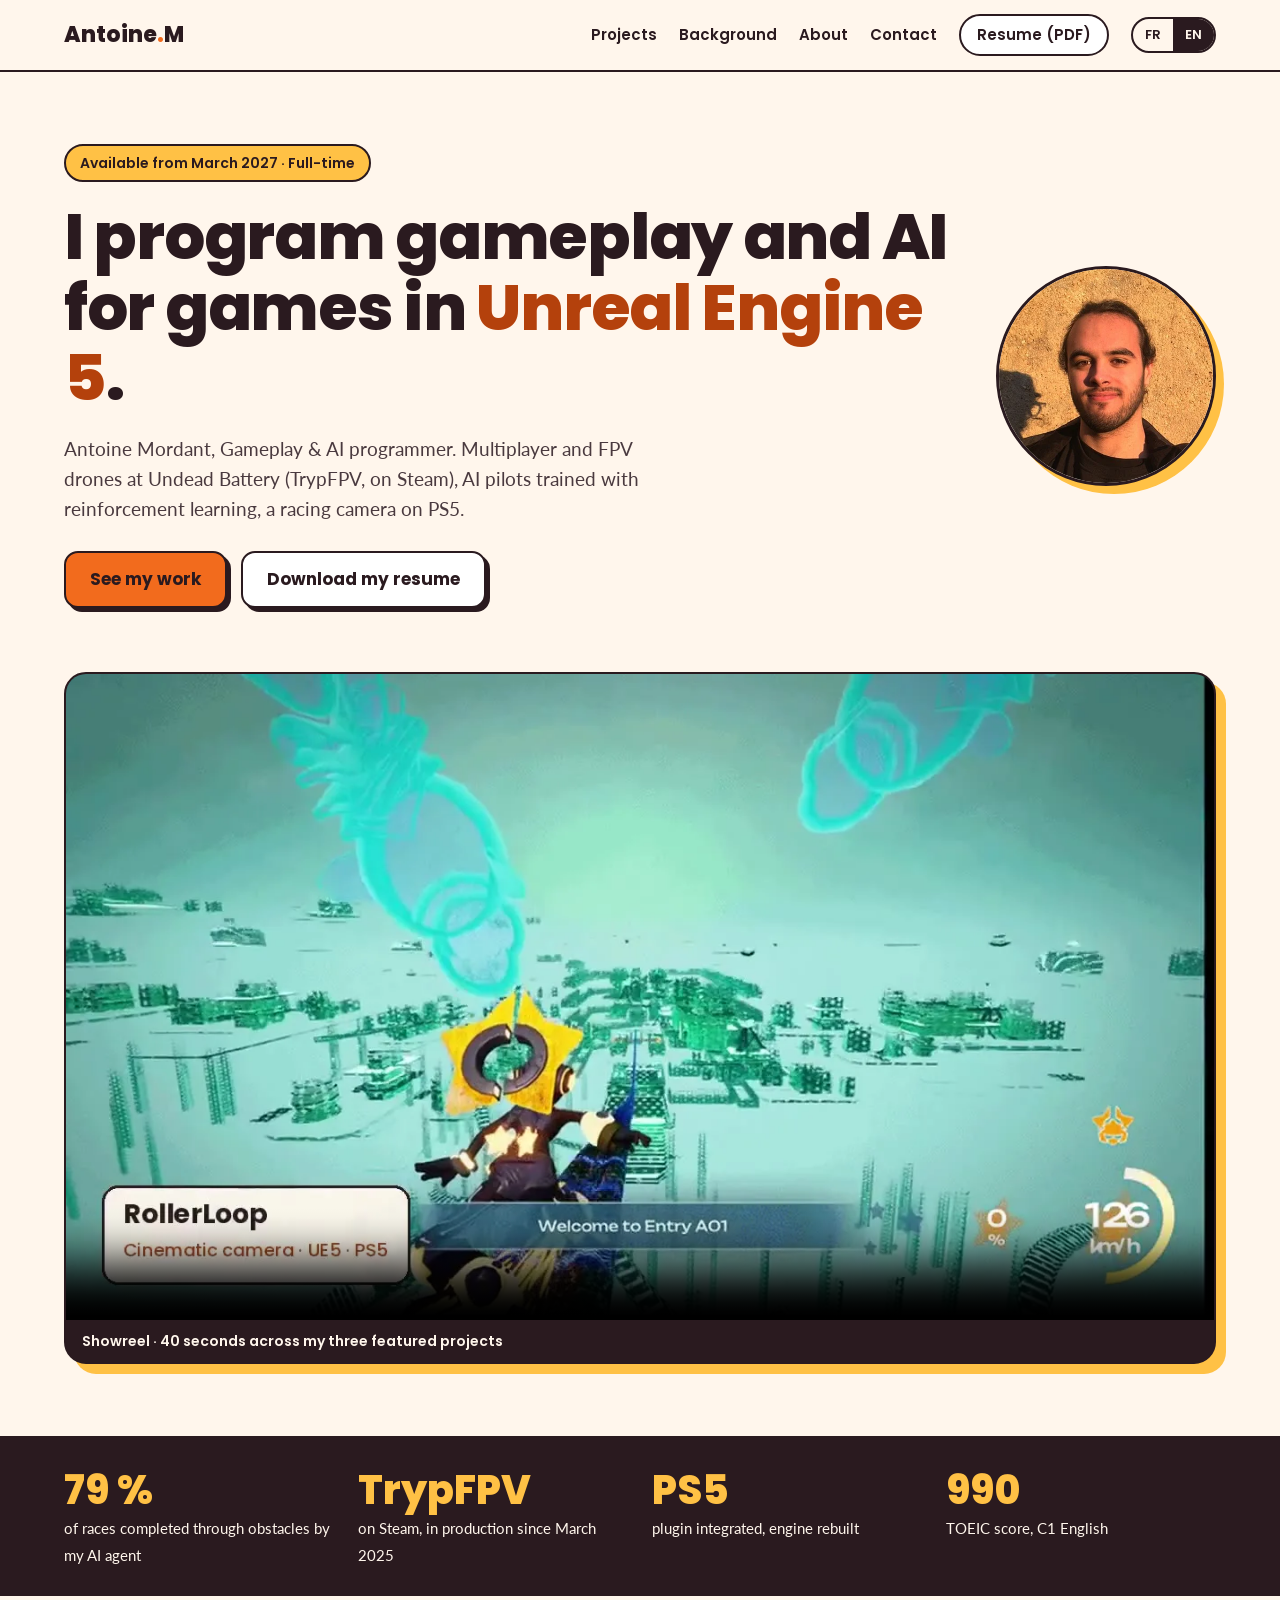
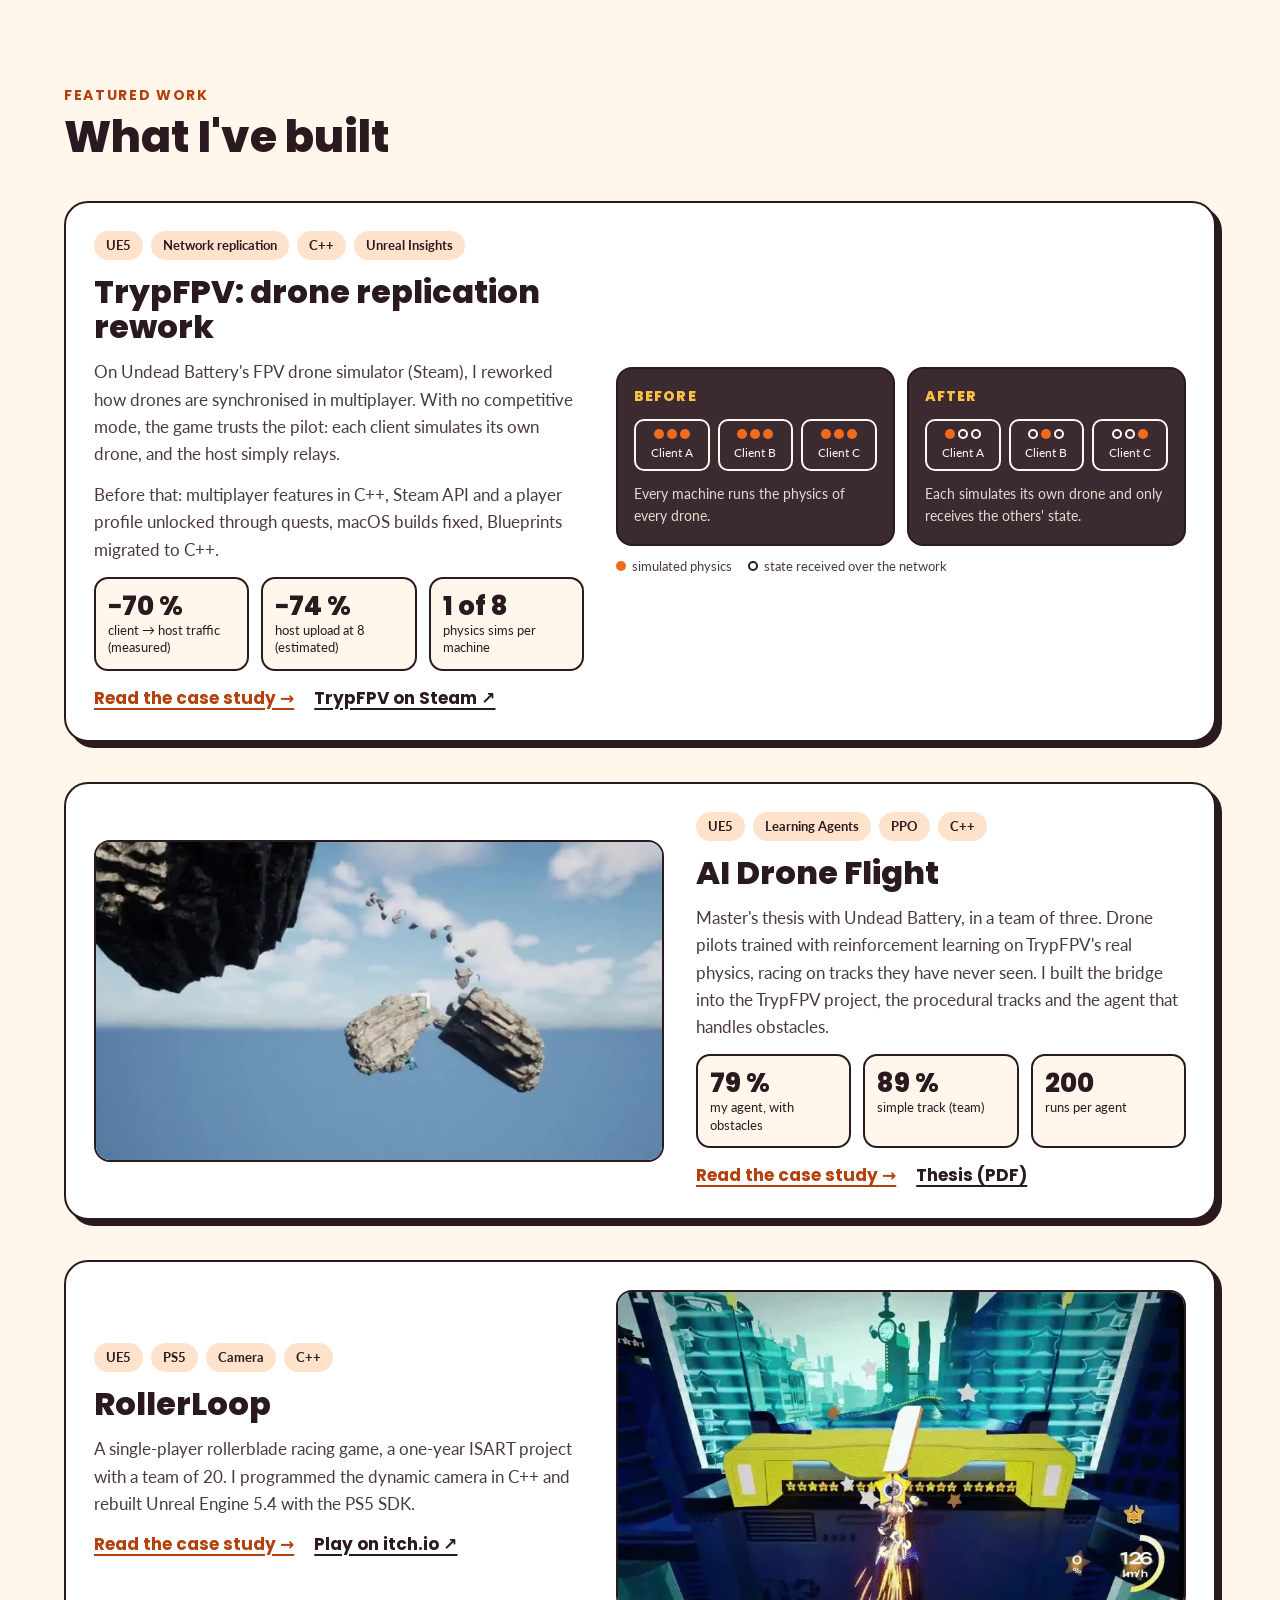
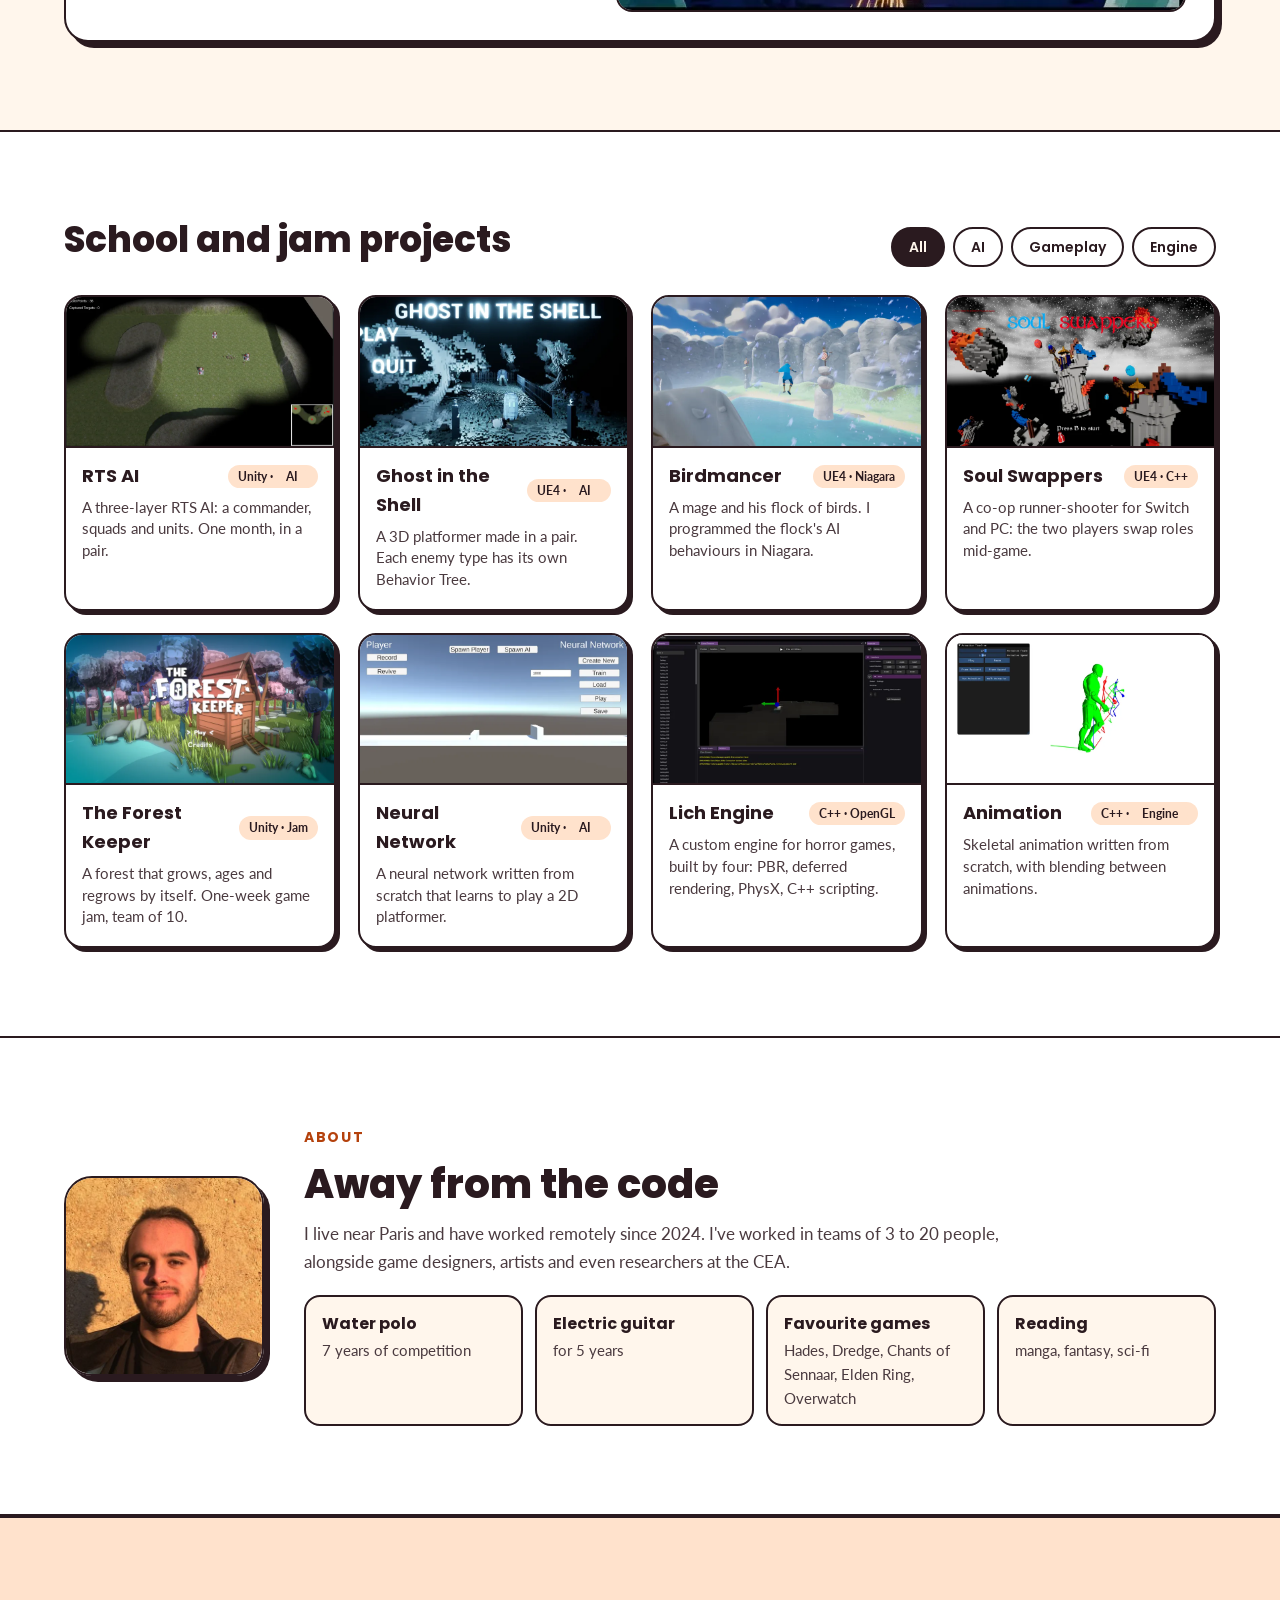
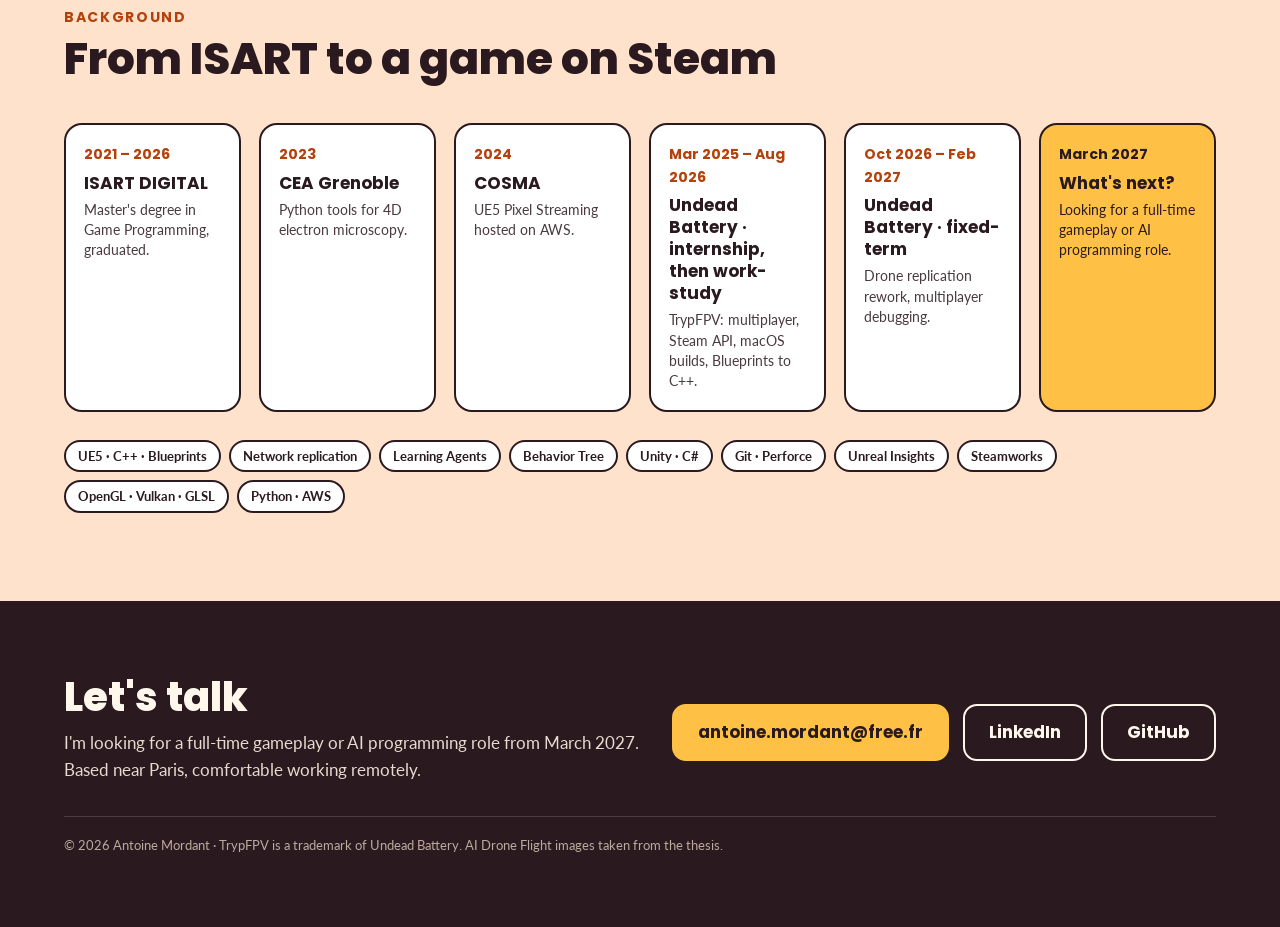
<file: index.html>
<!doctype html>
<html lang="fr" data-titre-fr="Antoine Mordant · Programmeur Gameplay & IA" data-titre-en="Antoine Mordant · Gameplay & AI Programmer">
<head>
<meta charset="utf-8">
<meta name="viewport" content="width=device-width, initial-scale=1">
<meta http-equiv="Content-Security-Policy" content="default-src 'self'; script-src 'self'; style-src 'self' 'unsafe-inline'; img-src 'self'; media-src 'self'; font-src 'self'; connect-src 'none'; object-src 'none'; frame-src 'none'; base-uri 'self'; form-action 'none'; upgrade-insecure-requests">
<meta name="referrer" content="strict-origin-when-cross-origin">
<title>Antoine Mordant · Programmeur Gameplay &amp; IA</title>
<meta name="description" content="Portfolio d'Antoine Mordant, programmeur Gameplay & IA sous Unreal Engine 5 : IA de drones par renforcement, multijoueur TrypFPV, caméra RollerLoop sur PS5.">
<meta property="og:title" content="Antoine Mordant · Programmeur Gameplay & IA (Unreal Engine 5)">
<meta property="og:image" content="https://starlator.github.io/assets/img/og-image.jpg">
<meta property="og:image:width" content="1200">
<meta property="og:image:height" content="630">
<meta property="og:url" content="https://starlator.github.io/">
<meta name="twitter:card" content="summary_large_image">
<meta property="og:description" content="IA de drones par renforcement, multijoueur sur TrypFPV, caméra de course sur PS5.">
<meta property="og:type" content="website">
<link rel="icon" href="assets/img/favicon.svg" type="image/svg+xml">
<link rel="stylesheet" href="assets/css/style.css">
</head>
<body>

<header class="entete">
  <div class="conteneur">
    <a class="logo" href="#haut">Antoine<span>.</span>M</a>
    <nav class="nav" aria-label="Navigation">
      <a href="#projets"><span data-lang="fr">Projets</span><span data-lang="en">Projects</span></a>
      <a href="#parcours"><span data-lang="fr">Parcours</span><span data-lang="en">Background</span></a>
      <a href="#apropos"><span data-lang="fr">À propos</span><span data-lang="en">About</span></a>
      <a href="#contact">Contact</a>
      <a class="pilule" data-lang="fr" href="assets/docs/CV_Antoine_Mordant.pdf" target="_blank" rel="noopener">CV (PDF)</a>
      <a class="pilule" data-lang="en" href="assets/docs/CV_Antoine_Mordant_Eng.pdf" target="_blank" rel="noopener">Resume (PDF)</a>
      <div class="langues" role="group" aria-label="Langue / Language">
        <button type="button" data-choix="fr" aria-pressed="true">FR</button>
        <button type="button" data-choix="en" aria-pressed="false">EN</button>
      </div>
    </nav>
  </div>
</header>

<main id="haut">

<section class="heros">
  <div class="conteneur">
    <div class="heros-texte">
      <span class="badge"><span data-lang="fr">Disponible dès mars 2027 · CDI</span><span data-lang="en">Available from March 2027 · Full-time</span></span>
      <h1>
        <span data-lang="fr">Je programme le gameplay et l'IA de jeux sous <em>Unreal Engine 5</em>.</span>
        <span data-lang="en">I program gameplay and AI for games in <em>Unreal Engine 5</em>.</span>
      </h1>
      <p data-lang="fr">Antoine Mordant, programmeur Gameplay &amp; IA. Multijoueur et drones FPV chez Undead Battery (TrypFPV, sur Steam), pilotes IA entraînés par renforcement, caméra de course sur PS5.</p>
      <p data-lang="en">Antoine Mordant, Gameplay &amp; AI programmer. Multiplayer and FPV drones at Undead Battery (TrypFPV, on Steam), AI pilots trained with reinforcement learning, a racing camera on PS5.</p>
      <div class="actions">
        <a class="bouton principal" href="#projets"><span data-lang="fr">Voir les projets</span><span data-lang="en">See my work</span></a>
        <a class="bouton" data-lang="fr" href="assets/docs/CV_Antoine_Mordant.pdf" target="_blank" rel="noopener">Télécharger le CV</a>
        <a class="bouton" data-lang="en" href="assets/docs/CV_Antoine_Mordant_Eng.pdf" target="_blank" rel="noopener">Download my resume</a>
      </div>
    </div>
    <img class="heros-portrait" src="assets/img/antoine.webp" width="400" height="400" alt="Antoine Mordant">
  </div>
  <div class="conteneur showreel">
    <figure class="cadre">
      <video src="assets/video/showreel.mp4" poster="assets/img/poster-showreel.webp" data-autoplay muted loop playsinline controls preload="none"
             aria-label="Showreel : RollerLoop, AI Drone Flight et TrypFPV"
             data-aria-fr="Showreel : RollerLoop, AI Drone Flight et TrypFPV"
             data-aria-en="Showreel: RollerLoop, AI Drone Flight and TrypFPV"></video>
      <figcaption class="legende">
        <span data-lang="fr">Showreel · 40 secondes sur mes trois projets phares</span>
        <span data-lang="en">Showreel · 40 seconds across my three featured projects</span>
      </figcaption>
    </figure>
  </div>
</section>

<section class="chiffres" aria-label="Chiffres clés">
  <div class="conteneur">
    <div class="chiffre"><strong>79 %</strong><span data-lang="fr">de courses terminées entre les obstacles par mon agent IA</span><span data-lang="en">of races completed through obstacles by my AI agent</span></div>
    <div class="chiffre"><strong>TrypFPV</strong><span data-lang="fr">sur Steam, en production depuis mars 2025</span><span data-lang="en">on Steam, in production since March 2025</span></div>
    <div class="chiffre"><strong>PS5</strong><span data-lang="fr">plugin intégré, moteur recompilé</span><span data-lang="en">plugin integrated, engine rebuilt</span></div>
    <div class="chiffre"><strong>990</strong><span data-lang="fr">au TOEIC, anglais C1</span><span data-lang="en">TOEIC score, C1 English</span></div>
  </div>
</section>

<section class="section" id="projets">
  <div class="conteneur">
    <div class="section-tete">
      <span class="surtitre"><span data-lang="fr">Projets phares</span><span data-lang="en">Featured work</span></span>
      <h2><span data-lang="fr">Ce que j'ai construit</span><span data-lang="en">What I've built</span></h2>
    </div>

    <div class="phares">

      <article class="phare inverse">
        <div class="phare-media">
          <div class="schema-replication" role="img"
               aria-label="Avant : chaque machine simule tous les drones. Après : chaque machine simule son drone et reçoit l'état des autres."
               data-aria-fr="Avant : chaque machine simule tous les drones. Après : chaque machine simule son drone et reçoit l'état des autres."
               data-aria-en="Before: every machine simulates every drone. After: each machine simulates its own drone and receives the others' state.">
            <div class="schema-carte">
              <h4><span data-lang="fr">AVANT</span><span data-lang="en">BEFORE</span></h4>
              <div class="machines">
                <div class="machine"><div class="drones"><i class="drone-pt"></i><i class="drone-pt"></i><i class="drone-pt"></i></div>Client A</div>
                <div class="machine"><div class="drones"><i class="drone-pt"></i><i class="drone-pt"></i><i class="drone-pt"></i></div>Client B</div>
                <div class="machine"><div class="drones"><i class="drone-pt"></i><i class="drone-pt"></i><i class="drone-pt"></i></div>Client C</div>
              </div>
              <p data-lang="fr">Chaque machine calcule la physique de tous les drones.</p>
              <p data-lang="en">Every machine runs the physics of every drone.</p>
            </div>
            <div class="schema-carte">
              <h4><span data-lang="fr">APRÈS</span><span data-lang="en">AFTER</span></h4>
              <div class="machines">
                <div class="machine"><div class="drones"><i class="drone-pt"></i><i class="drone-pt fantome"></i><i class="drone-pt fantome"></i></div>Client A</div>
                <div class="machine"><div class="drones"><i class="drone-pt fantome"></i><i class="drone-pt"></i><i class="drone-pt fantome"></i></div>Client B</div>
                <div class="machine"><div class="drones"><i class="drone-pt fantome"></i><i class="drone-pt fantome"></i><i class="drone-pt"></i></div>Client C</div>
              </div>
              <p data-lang="fr">Chacun simule son drone et ne reçoit que l'état des autres.</p>
              <p data-lang="en">Each simulates its own drone and only receives the others' state.</p>
            </div>
          </div>
          <div class="legende-schema" aria-hidden="true">
            <span><i class="drone-pt"></i><span data-lang="fr">physique simulée</span><span data-lang="en">simulated physics</span></span>
            <span><i class="drone-pt fantome"></i><span data-lang="fr">état reçu du réseau</span><span data-lang="en">state received over the network</span></span>
          </div>
        </div>
        <div class="phare-texte">
          <ul class="tags"><li>UE5</li><li><span data-lang="fr">Réplication réseau</span><span data-lang="en">Network replication</span></li><li>C++</li><li>Unreal Insights</li></ul>
          <h3><span data-lang="fr">TrypFPV : refonte de la réplication des drones</span><span data-lang="en">TrypFPV: drone replication rework</span></h3>
          <p data-lang="fr">Sur le simulateur de drone FPV d'Undead Battery (Steam), j'ai revu la façon dont les drones sont synchronisés en multijoueur. Sans mode compétitif, le jeu fait confiance au pilote : chaque client simule son drone, et l'hôte se contente de relayer.</p>
          <p data-lang="en">On Undead Battery's FPV drone simulator (Steam), I reworked how drones are synchronised in multiplayer. With no competitive mode, the game trusts the pilot: each client simulates its own drone, and the host simply relays.</p>
          <p data-lang="fr">Avant cela : features multijoueur en C++, API Steam et profil joueur à débloquer par des quêtes, builds macOS remis en état, Blueprints migrés vers C++.</p>
          <p data-lang="en">Before that: multiplayer features in C++, Steam API and a player profile unlocked through quests, macOS builds fixed, Blueprints migrated to C++.</p>
          <div class="mini-stats">
            <div class="mini-stat"><strong>−70 %</strong><span data-lang="fr">flux client → hôte (mesuré)</span><span data-lang="en">client → host traffic (measured)</span></div>
            <div class="mini-stat"><strong>−74 %</strong><span data-lang="fr">envoi de l'hôte à 8 (estimé)</span><span data-lang="en">host upload at 8 (estimated)</span></div>
            <div class="mini-stat"><strong><span data-lang="fr">1 sur 8</span><span data-lang="en">1 of 8</span></strong><span data-lang="fr">physiques simulées par machine</span><span data-lang="en">physics sims per machine</span></div>
          </div>
          <div class="liens">
            <a href="projets/trypfpv-replication.html"><span data-lang="fr">Lire l'étude de cas →</span><span data-lang="en">Read the case study →</span></a>
            <a class="neutre" href="https://store.steampowered.com/app/1881200/" target="_blank" rel="noopener"><span data-lang="fr">TrypFPV sur Steam ↗</span><span data-lang="en">TrypFPV on Steam ↗</span></a>
          </div>
        </div>
      </article>

      <article class="phare">
        <a class="phare-media media" href="projets/ai-drone-flight.html">
          <video src="assets/video/drone-piste-obstacles.mp4" poster="assets/img/drone/poster-piste-obstacles.webp" data-autoplay muted loop playsinline preload="none"
                 aria-label="Mon agent IA pilote un drone sur une piste avec obstacles" data-aria-fr="Mon agent IA pilote un drone sur une piste avec obstacles" data-aria-en="My AI agent flying a drone on a track with obstacles"></video>
        </a>
        <div class="phare-texte">
          <ul class="tags"><li>UE5</li><li>Learning Agents</li><li>PPO</li><li>C++</li></ul>
          <h3>AI Drone Flight</h3>
          <p data-lang="fr">Mémoire de fin d'études avec Undead Battery, en trio. Des pilotes de drones entraînés par renforcement avec la vraie physique de TrypFPV, sur des courses qu'ils n'ont jamais vues. J'ai construit la passerelle vers le projet TrypFPV, les courses procédurales et l'agent qui gère les obstacles.</p>
          <p data-lang="en">Master's thesis with Undead Battery, in a team of three. Drone pilots trained with reinforcement learning on TrypFPV's real physics, racing on tracks they have never seen. I built the bridge into the TrypFPV project, the procedural tracks and the agent that handles obstacles.</p>
          <div class="mini-stats">
            <div class="mini-stat"><strong>79 %</strong><span data-lang="fr">mon agent, avec obstacles</span><span data-lang="en">my agent, with obstacles</span></div>
            <div class="mini-stat"><strong>89 %</strong><span data-lang="fr">piste simple (équipe)</span><span data-lang="en">simple track (team)</span></div>
            <div class="mini-stat"><strong>200</strong><span data-lang="fr">essais par agent</span><span data-lang="en">runs per agent</span></div>
          </div>
          <div class="liens">
            <a href="projets/ai-drone-flight.html"><span data-lang="fr">Lire l'étude de cas →</span><span data-lang="en">Read the case study →</span></a>
            <a class="neutre" href="assets/docs/AIDroneFlight_Memoire.pdf" target="_blank" rel="noopener"><span data-lang="fr">Mémoire (PDF, en anglais)</span><span data-lang="en">Thesis (PDF)</span></a>
          </div>
        </div>
      </article>

      <article class="phare inverse">
        <a class="phare-media media" href="projets/rollerloop.html">
          <video src="assets/video/rollerloop-camera.mp4" poster="assets/img/rollerloop/poster-camera.webp" data-autoplay muted loop playsinline preload="none"
                 aria-label="RollerLoop : la caméra en course" data-aria-fr="RollerLoop : la caméra en course" data-aria-en="RollerLoop: the camera in a race"></video>
        </a>
        <div class="phare-texte">
          <ul class="tags"><li>UE5</li><li>PS5</li><li><span data-lang="fr">Caméra</span><span data-lang="en">Camera</span></li><li>C++</li></ul>
          <h3>RollerLoop</h3>
          <p data-lang="fr">Jeu de course solo en rollers, projet ISART d'un an en équipe de 20. J'ai programmé la caméra dynamique en C++ et recompilé Unreal Engine 5.4 avec le SDK PS5.</p>
          <p data-lang="en">A single-player rollerblade racing game, a one-year ISART project with a team of 20. I programmed the dynamic camera in C++ and rebuilt Unreal Engine 5.4 with the PS5 SDK.</p>
          <div class="liens">
            <a href="projets/rollerloop.html"><span data-lang="fr">Lire l'étude de cas →</span><span data-lang="en">Read the case study →</span></a>
            <a class="neutre" href="https://isart-digital.itch.io/rollerloop" target="_blank" rel="noopener"><span data-lang="fr">Jouer sur itch.io ↗</span><span data-lang="en">Play on itch.io ↗</span></a>
          </div>
        </div>
      </article>

    </div>
  </div>
</section>

<section class="section blanche" aria-labelledby="titre-autres">
  <div class="conteneur">
    <div class="grille-tete">
      <h2 id="titre-autres"><span data-lang="fr">Projets d'école et de jam</span><span data-lang="en">School and jam projects</span></h2>
      <div class="filtres" role="group" aria-label="Filtrer">
        <button type="button" data-filtre="tous" aria-pressed="true"><span data-lang="fr">Tous</span><span data-lang="en">All</span></button>
        <button type="button" data-filtre="ia" aria-pressed="false"><span data-lang="fr">IA</span><span data-lang="en">AI</span></button>
        <button type="button" data-filtre="gameplay" aria-pressed="false">Gameplay</button>
        <button type="button" data-filtre="moteur" aria-pressed="false"><span data-lang="fr">Moteur</span><span data-lang="en">Engine</span></button>
      </div>
    </div>
    <div class="grille">
      <a class="carte" data-cat="ia" href="https://github.com/StarlaToR/AI_RTS" target="_blank" rel="noopener">
        <img src="assets/img/projets/rts.webp" width="800" height="446" loading="lazy" alt="">
        <div class="carte-corps">
          <div class="carte-titre"><strong>RTS AI</strong><span>Unity · <span data-lang="fr">IA</span><span data-lang="en">AI</span></span></div>
          <p data-lang="fr">IA de RTS en trois couches : un commandant, des escouades, des unités. Un mois, en binôme.</p>
          <p data-lang="en">A three-layer RTS AI: a commander, squads and units. One month, in a pair.</p>
        </div>
      </a>
      <a class="carte" data-cat="ia gameplay" href="https://github.com/StarlaToR/UnrealPlatformer" target="_blank" rel="noopener">
        <img src="assets/img/projets/unrealplatformer.webp" width="800" height="396" loading="lazy" alt="">
        <div class="carte-corps">
          <div class="carte-titre"><strong>Ghost in the Shell</strong><span>UE4 · <span data-lang="fr">IA</span><span data-lang="en">AI</span></span></div>
          <p data-lang="fr">Plateformer 3D en binôme. Chaque type d'ennemi a son Behavior Tree.</p>
          <p data-lang="en">A 3D platformer made in a pair. Each enemy type has its own Behavior Tree.</p>
        </div>
      </a>
      <a class="carte" data-cat="ia gameplay" href="https://github.com/StarlaToR/Birdmancer" target="_blank" rel="noopener">
        <img src="assets/img/projets/birdmancer.webp" width="800" height="450" loading="lazy" alt="">
        <div class="carte-corps">
          <div class="carte-titre"><strong>Birdmancer</strong><span>UE4 · Niagara</span></div>
          <p data-lang="fr">Un mage et sa nuée d'oiseaux. J'ai programmé les comportements IA de la nuée dans Niagara.</p>
          <p data-lang="en">A mage and his flock of birds. I programmed the flock's AI behaviours in Niagara.</p>
        </div>
      </a>
      <a class="carte" data-cat="gameplay" href="https://github.com/StarlaToR/SoulSwappers" target="_blank" rel="noopener">
        <img src="assets/img/projets/soulswappers.webp" width="800" height="450" loading="lazy" alt="">
        <div class="carte-corps">
          <div class="carte-titre"><strong>Soul Swappers</strong><span>UE4 · C++</span></div>
          <p data-lang="fr">Runner-shooter coopératif pour Switch et PC : les deux joueurs échangent leurs rôles en pleine partie.</p>
          <p data-lang="en">A co-op runner-shooter for Switch and PC: the two players swap roles mid-game.</p>
        </div>
      </a>
      <a class="carte" data-cat="gameplay" href="https://github.com/StarlaToR/TheForestKeeper" target="_blank" rel="noopener">
        <img src="assets/img/projets/forestkeeper.webp" width="800" height="450" loading="lazy" alt="">
        <div class="carte-corps">
          <div class="carte-titre"><strong>The Forest Keeper</strong><span>Unity · Jam</span></div>
          <p data-lang="fr">Une forêt qui pousse, vieillit et repousse toute seule. Game jam d'une semaine, équipe de 10.</p>
          <p data-lang="en">A forest that grows, ages and regrows by itself. One-week game jam, team of 10.</p>
        </div>
      </a>
      <a class="carte" data-cat="ia" href="https://github.com/StarlaToR/NeuralNetwork" target="_blank" rel="noopener">
        <img src="assets/img/projets/neural.webp" width="800" height="453" loading="lazy" alt="">
        <div class="carte-corps">
          <div class="carte-titre"><strong>Neural Network</strong><span>Unity · <span data-lang="fr">IA</span><span data-lang="en">AI</span></span></div>
          <p data-lang="fr">Un réseau de neurones codé de zéro, qui apprend à jouer à un plateformer 2D.</p>
          <p data-lang="en">A neural network written from scratch that learns to play a 2D platformer.</p>
        </div>
      </a>
      <a class="carte" data-cat="moteur" href="https://github.com/StarlaToR/LichEngine" target="_blank" rel="noopener">
        <img src="assets/img/projets/lichengine.webp" width="800" height="461" loading="lazy" alt="">
        <div class="carte-corps">
          <div class="carte-titre"><strong>Lich Engine</strong><span>C++ · OpenGL</span></div>
          <p data-lang="fr">Moteur maison pour jeux d'horreur, à quatre : PBR, rendu différé, PhysX, scripting C++.</p>
          <p data-lang="en">A custom engine for horror games, built by four: PBR, deferred rendering, PhysX, C++ scripting.</p>
        </div>
      </a>
      <a class="carte" data-cat="moteur" href="https://github.com/StarlaToR/AnimationProgramming" target="_blank" rel="noopener">
        <img src="assets/img/projets/animation.webp" width="800" height="460" loading="lazy" alt="">
        <div class="carte-corps">
          <div class="carte-titre"><strong>Animation</strong><span>C++ · <span data-lang="fr">Moteur</span><span data-lang="en">Engine</span></span></div>
          <p data-lang="fr">Animation squelettale codée de zéro, avec transitions entre animations.</p>
          <p data-lang="en">Skeletal animation written from scratch, with blending between animations.</p>
        </div>
      </a>
    </div>
  </div>
</section>

<section class="section blanche" id="apropos" style="border-top:0">
  <div class="conteneur apropos">
    <img class="apropos-photo" src="assets/img/antoine.webp" width="400" height="400" alt="Antoine Mordant" loading="lazy">
    <div class="apropos-texte">
      <span class="surtitre"><span data-lang="fr">À propos</span><span data-lang="en">About</span></span>
      <h2><span data-lang="fr">En dehors du code</span><span data-lang="en">Away from the code</span></h2>
      <p data-lang="fr">Je vis à Montreuil et je travaille en télétravail depuis 2024. J'ai travaillé dans des équipes de 3 à 20 personnes, aux côtés de game designers, d'artistes et même de chercheurs au CEA.</p>
      <p data-lang="en">I live near Paris and have worked remotely since 2024. I've worked in teams of 3 to 20 people, alongside game designers, artists and even researchers at the CEA.</p>
      <ul class="interets">
        <li><strong><span data-lang="fr">Water-polo</span><span data-lang="en">Water polo</span></strong><span data-lang="fr">7 ans en compétition</span><span data-lang="en">7 years of competition</span></li>
        <li><strong><span data-lang="fr">Guitare électrique</span><span data-lang="en">Electric guitar</span></strong><span data-lang="fr">depuis 5 ans</span><span data-lang="en">for 5 years</span></li>
        <li><strong><span data-lang="fr">Jeux du moment</span><span data-lang="en">Favourite games</span></strong><span>Hades, Dredge, Chants of Sennaar, Elden Ring, Overwatch</span></li>
        <li><strong><span data-lang="fr">Lecture</span><span data-lang="en">Reading</span></strong><span data-lang="fr">manga, fantasy, SF</span><span data-lang="en">manga, fantasy, sci-fi</span></li>
      </ul>
    </div>
  </div>
</section>

<section class="section peche" id="parcours">
  <div class="conteneur">
    <div class="section-tete">
      <span class="surtitre"><span data-lang="fr">Parcours</span><span data-lang="en">Background</span></span>
      <h2><span data-lang="fr">D'ISART à un jeu sur Steam</span><span data-lang="en">From ISART to a game on Steam</span></h2>
    </div>
    <ol class="frise">
      <li>
        <span class="date">2021 – 2026</span>
        <strong>ISART DIGITAL</strong>
        <p data-lang="fr">Mastère Game Programming (Bac+5), diplômé.</p>
        <p data-lang="en">Master's degree in Game Programming, graduated.</p>
      </li>
      <li>
        <span class="date">2023</span>
        <strong>CEA Grenoble</strong>
        <p data-lang="fr">Outils Python pour la microscopie électronique 4D.</p>
        <p data-lang="en">Python tools for 4D electron microscopy.</p>
      </li>
      <li>
        <span class="date">2024</span>
        <strong>COSMA</strong>
        <p data-lang="fr">Pixel Streaming UE5 hébergé sur AWS.</p>
        <p data-lang="en">UE5 Pixel Streaming hosted on AWS.</p>
      </li>
      <li>
        <span class="date"><span data-lang="fr">mars 2025 – août 2026</span><span data-lang="en">Mar 2025 – Aug 2026</span></span>
        <strong><span data-lang="fr">Undead Battery · stage puis alternance</span><span data-lang="en">Undead Battery · internship, then work-study</span></strong>
        <p data-lang="fr">TrypFPV : multijoueur, API Steam, builds macOS, Blueprints vers C++.</p>
        <p data-lang="en">TrypFPV: multiplayer, Steam API, macOS builds, Blueprints to C++.</p>
      </li>
      <li>
        <span class="date"><span data-lang="fr">oct. 2026 – févr. 2027</span><span data-lang="en">Oct 2026 – Feb 2027</span></span>
        <strong><span data-lang="fr">Undead Battery · CDD</span><span data-lang="en">Undead Battery · fixed-term</span></strong>
        <p data-lang="fr">Refonte de la réplication des drones, débogage multijoueur.</p>
        <p data-lang="en">Drone replication rework, multiplayer debugging.</p>
      </li>
      <li class="actuel">
        <span class="date"><span data-lang="fr">mars 2027</span><span data-lang="en">March 2027</span></span>
        <strong><span data-lang="fr">Prochaine étape ?</span><span data-lang="en">What's next?</span></strong>
        <p data-lang="fr">Je cherche un CDI en programmation gameplay ou IA.</p>
        <p data-lang="en">Looking for a full-time gameplay or AI programming role.</p>
      </li>
    </ol>
    <ul class="tags bordes" aria-label="Compétences">
      <li>UE5 · C++ · Blueprints</li>
      <li><span data-lang="fr">Réplication réseau</span><span data-lang="en">Network replication</span></li>
      <li>Learning Agents</li>
      <li>Behavior Tree</li>
      <li>Unity · C#</li>
      <li>Git · Perforce</li>
      <li>Unreal Insights</li>
      <li>Steamworks</li>
      <li>OpenGL · Vulkan · GLSL</li>
      <li>Python · AWS</li>
    </ul>
  </div>
</section>

</main>

<footer class="pied" id="contact">
  <div class="conteneur">
    <div class="pied-texte">
      <h2><span data-lang="fr">On en parle ?</span><span data-lang="en">Let's talk</span></h2>
      <p data-lang="fr">Je cherche un CDI en programmation gameplay ou IA à partir de mars 2027. Basé à Montreuil, à l'aise en télétravail.</p>
      <p data-lang="en">I'm looking for a full-time gameplay or AI programming role from March 2027. Based near Paris, comfortable working remotely.</p>
    </div>
    <div class="actions">
      <a class="bouton clair" href="mailto:antoine.mordant@free.fr">antoine.mordant@free.fr</a>
      <a class="bouton contour" href="https://www.linkedin.com/in/antoine-mordant-68a5a8266/" target="_blank" rel="noopener">LinkedIn</a>
      <a class="bouton contour" href="https://github.com/StarlaToR" target="_blank" rel="noopener">GitHub</a>
    </div>
    <p class="mentions">© 2026 Antoine Mordant · <span data-lang="fr">TrypFPV est une marque d'Undead Battery. Images d'AI Drone Flight issues du mémoire.</span><span data-lang="en">TrypFPV is a trademark of Undead Battery. AI Drone Flight images taken from the thesis.</span></p>
  </div>
</footer>

<script src="assets/js/main.js"></script>
</body>
</html>
</file>
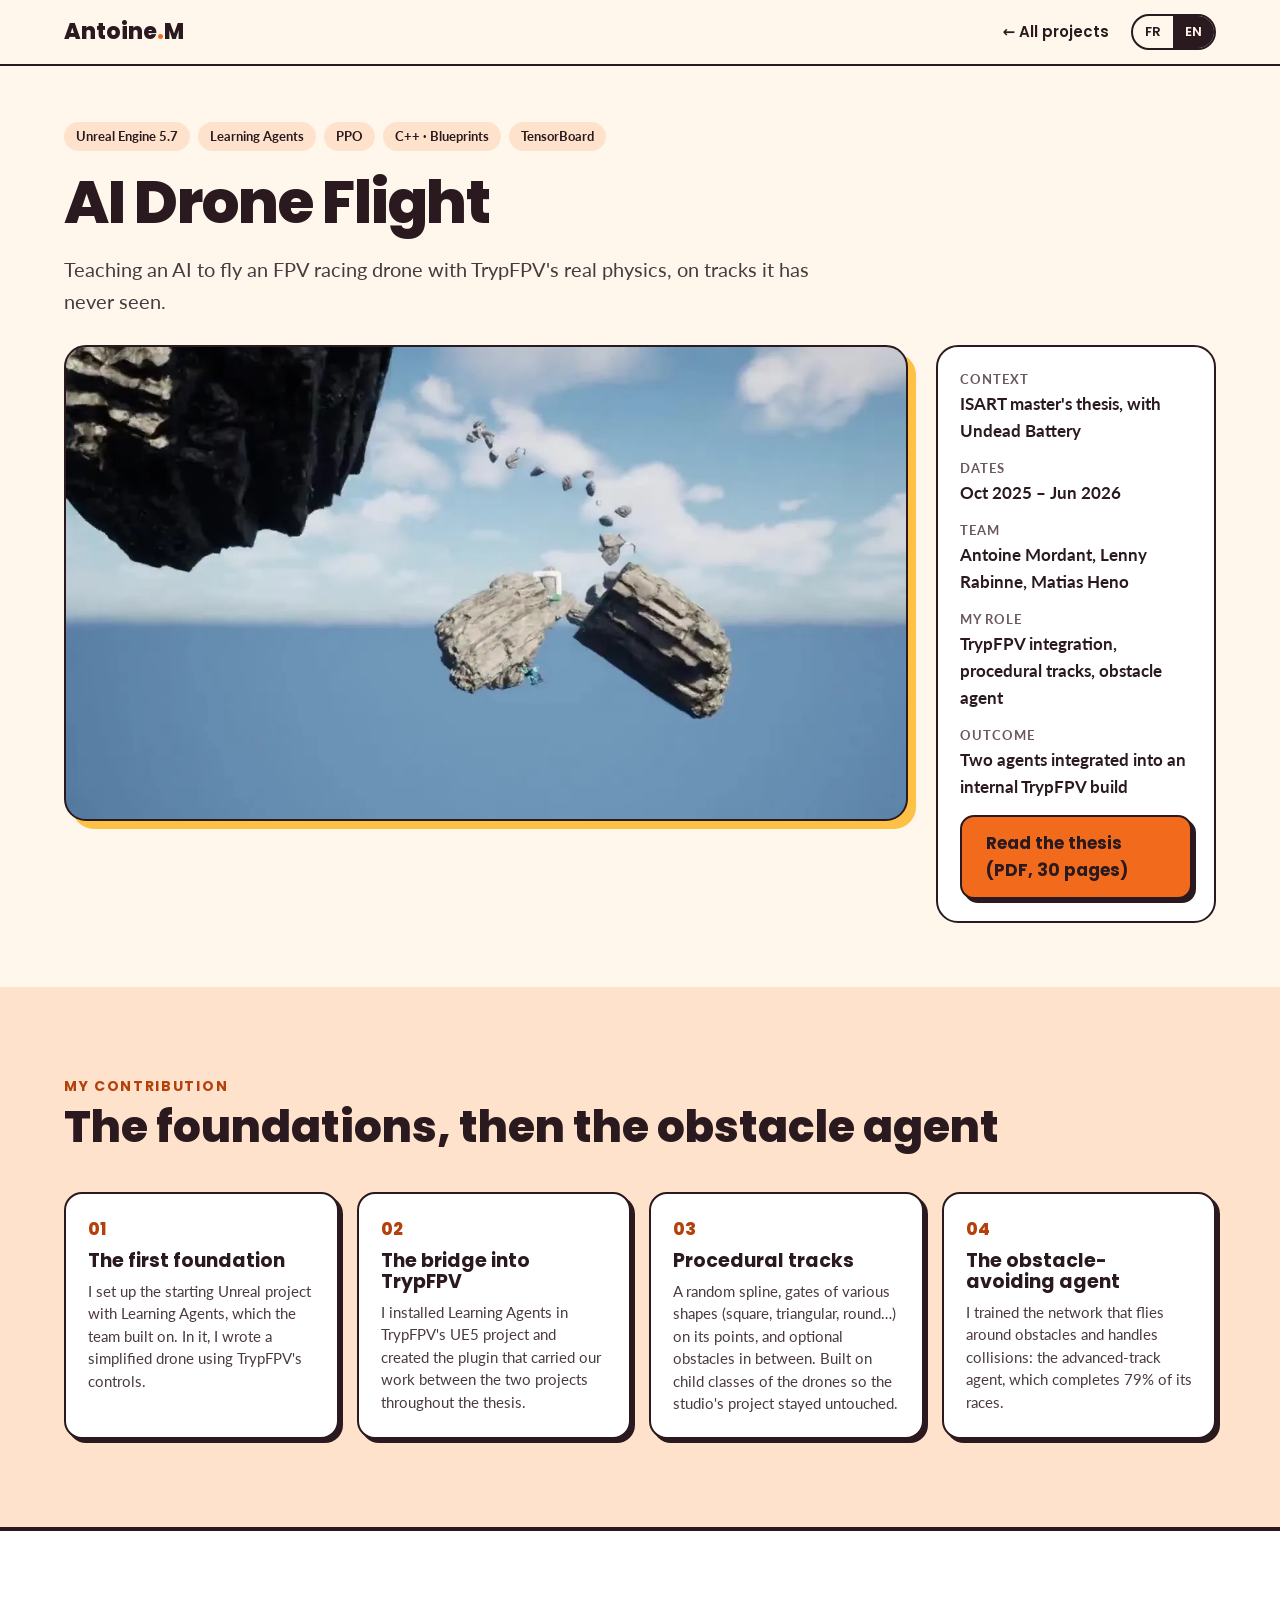
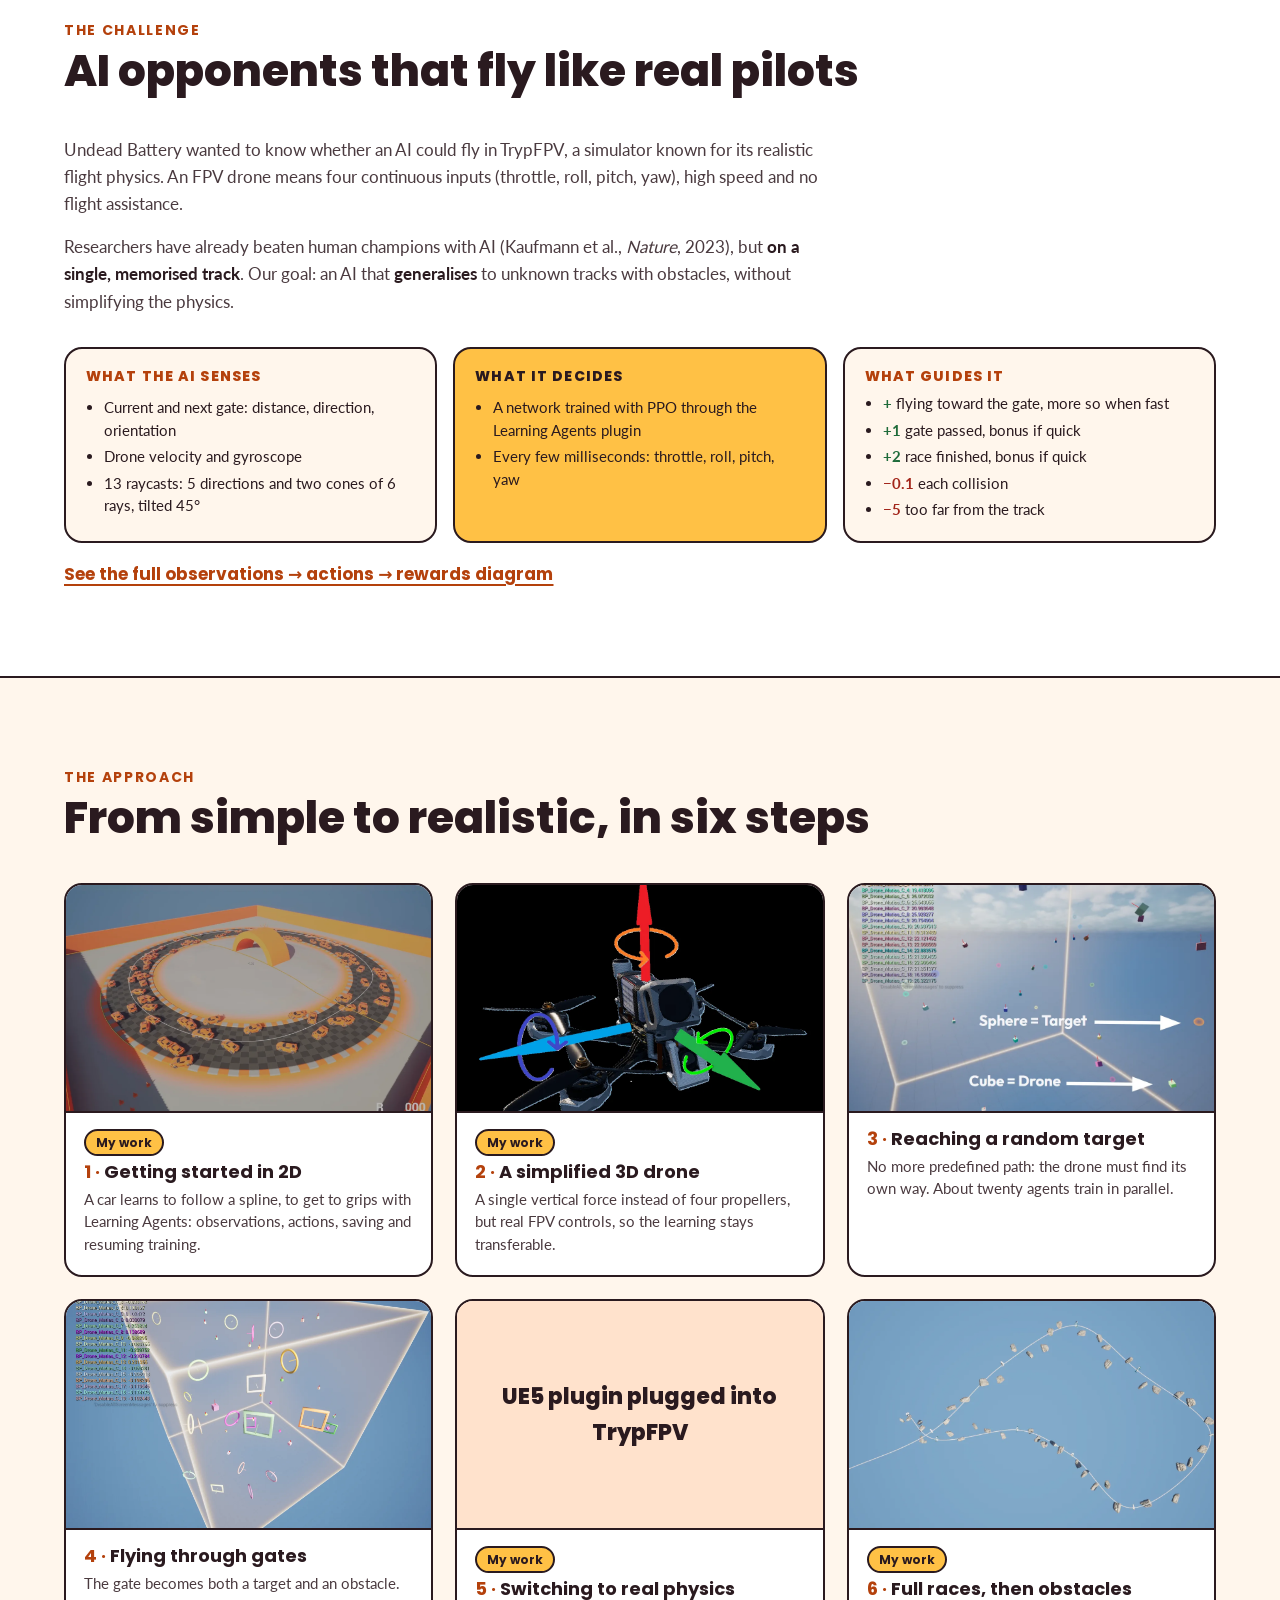
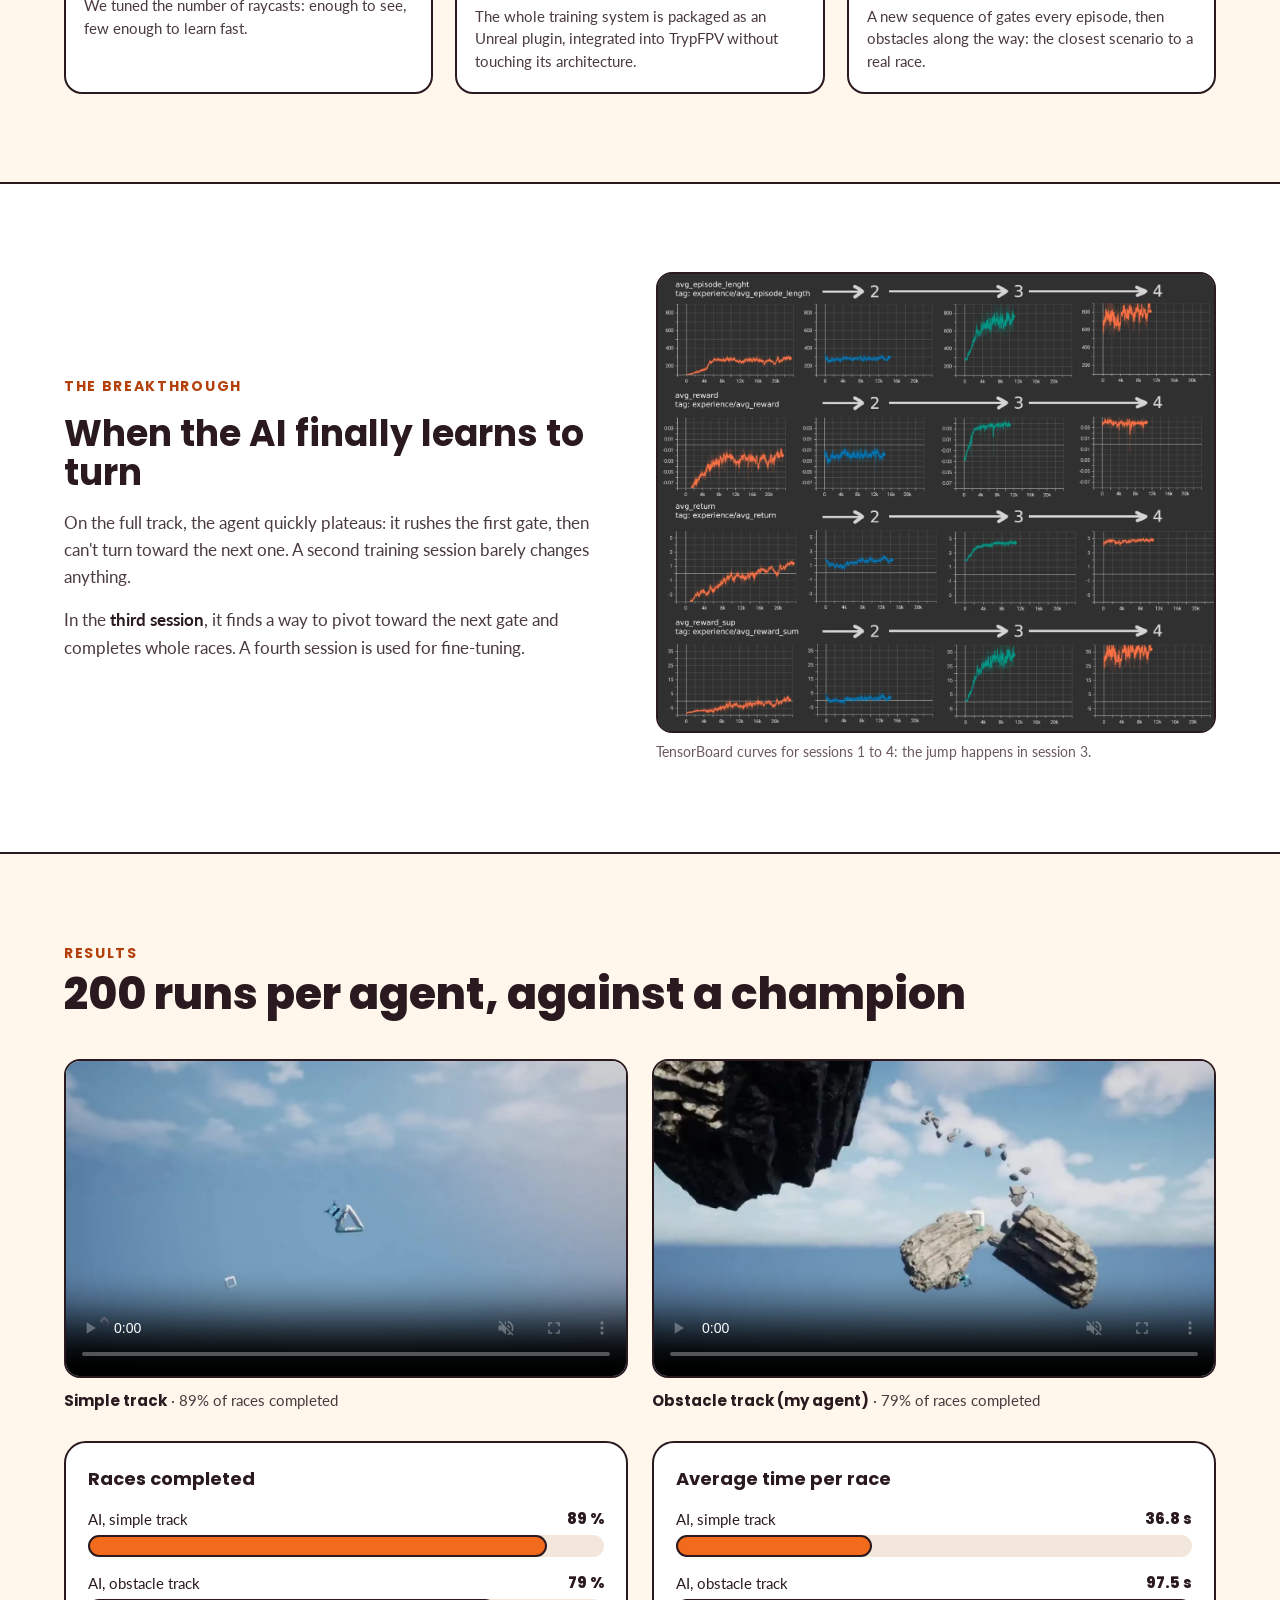
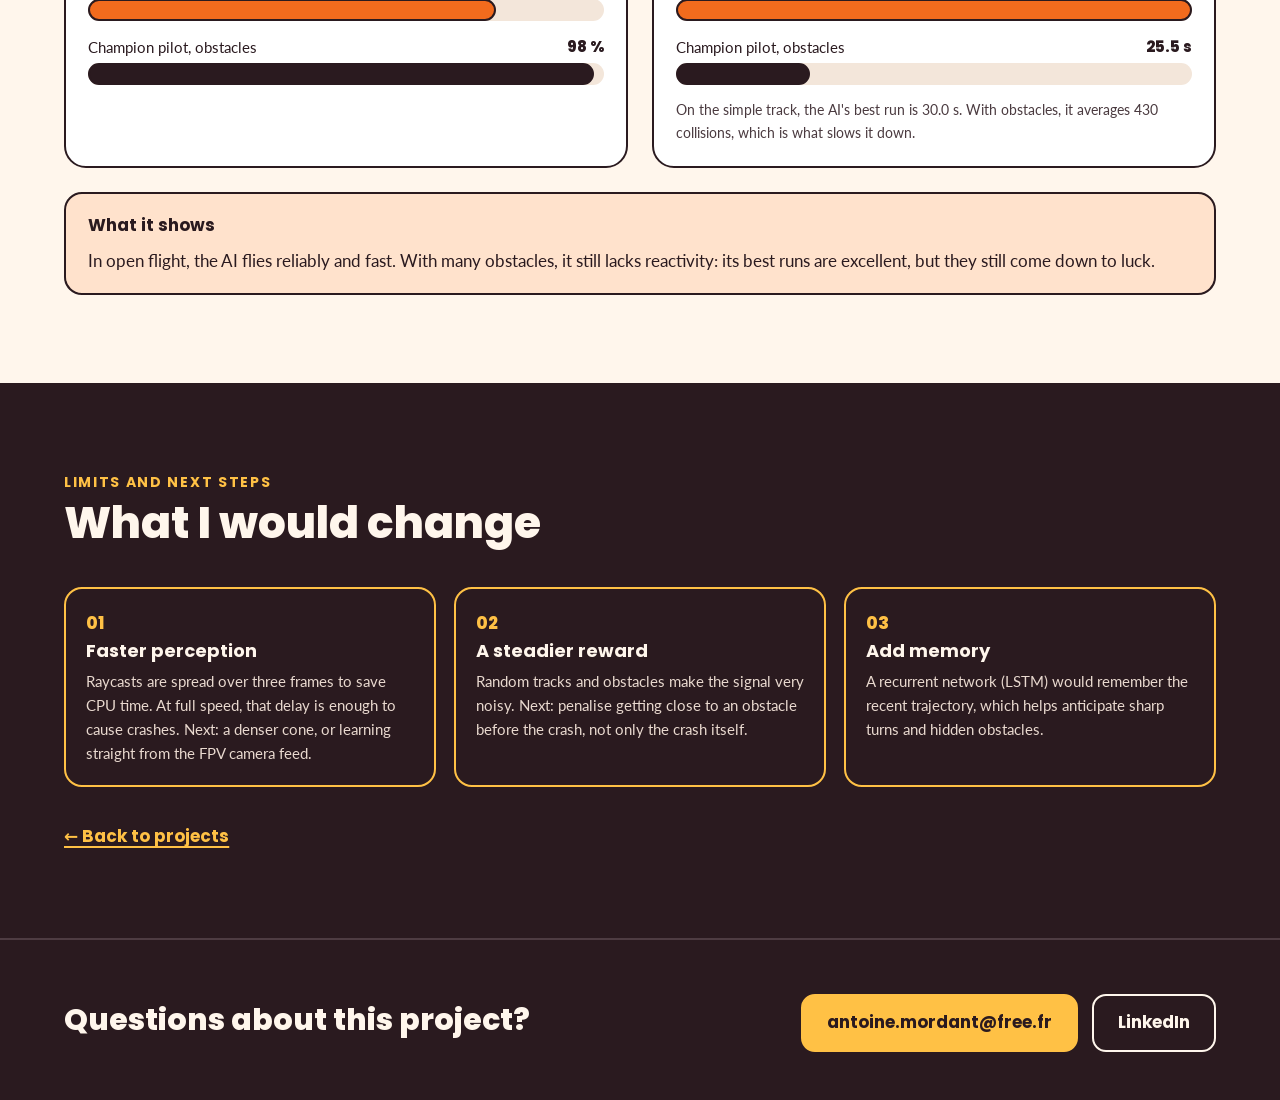
<file: projets/ai-drone-flight.html>
<!doctype html>
<html lang="fr" data-titre-fr="AI Drone Flight · Antoine Mordant" data-titre-en="AI Drone Flight · Antoine Mordant">
<head>
<meta charset="utf-8">
<meta name="viewport" content="width=device-width, initial-scale=1">
<meta http-equiv="Content-Security-Policy" content="default-src 'self'; script-src 'self'; style-src 'self' 'unsafe-inline'; img-src 'self'; media-src 'self'; font-src 'self'; connect-src 'none'; object-src 'none'; frame-src 'none'; base-uri 'self'; form-action 'none'; upgrade-insecure-requests">
<meta name="referrer" content="strict-origin-when-cross-origin">
<title>AI Drone Flight · Antoine Mordant</title>
<meta name="description" content="Étude de cas : des pilotes de drones FPV entraînés par apprentissage par renforcement (PPO, Learning Agents) dans le simulateur TrypFPV sous Unreal Engine 5.">
<meta property="og:title" content="AI Drone Flight · Antoine Mordant">
<meta property="og:image" content="https://starlator.github.io/assets/img/og-image.jpg">
<meta property="og:image:width" content="1200">
<meta property="og:image:height" content="630">
<meta property="og:url" content="https://starlator.github.io/projets/ai-drone-flight.html">
<meta name="twitter:card" content="summary_large_image">
<link rel="icon" href="../assets/img/favicon.svg" type="image/svg+xml">
<link rel="stylesheet" href="../assets/css/style.css">
</head>
<body>

<header class="entete">
  <div class="conteneur">
    <a class="logo" href="../index.html">Antoine<span>.</span>M</a>
    <nav class="nav" aria-label="Navigation">
      <a href="../index.html#projets"><span data-lang="fr">← Tous les projets</span><span data-lang="en">← All projects</span></a>
      <div class="langues" role="group" aria-label="Langue / Language">
        <button type="button" data-choix="fr" aria-pressed="true">FR</button>
        <button type="button" data-choix="en" aria-pressed="false">EN</button>
      </div>
    </nav>
  </div>
</header>

<main>

<section class="projet-tete">
  <div class="conteneur">
    <ul class="tags"><li>Unreal Engine 5.7</li><li>Learning Agents</li><li>PPO</li><li>C++ · Blueprints</li><li>TensorBoard</li></ul>
    <h1>AI Drone Flight</h1>
    <p class="chapo" data-lang="fr">Apprendre à une IA à piloter un drone FPV de course avec la vraie physique de TrypFPV, sur des pistes qu'elle n'a jamais vues.</p>
    <p class="chapo" data-lang="en">Teaching an AI to fly an FPV racing drone with TrypFPV's real physics, on tracks it has never seen.</p>
  </div>
</section>

<section class="projet-intro">
  <div class="conteneur">
    <figure class="media" style="margin:0">
      <video src="../assets/video/drone-piste-obstacles.mp4" poster="../assets/img/drone/poster-piste-obstacles.webp" data-autoplay muted loop playsinline preload="none"
             aria-label="Mon agent IA pilote un drone entre portes et obstacles dans TrypFPV"
             data-aria-fr="Mon agent IA pilote un drone entre portes et obstacles dans TrypFPV"
             data-aria-en="My AI agent flying a drone through gates and obstacles in TrypFPV"></video>
    </figure>
    <dl class="fiche">
      <div><dt><span data-lang="fr">Contexte</span><span data-lang="en">Context</span></dt><dd><span data-lang="fr">Mémoire de fin d'études ISART, avec Undead Battery</span><span data-lang="en">ISART master's thesis, with Undead Battery</span></dd></div>
      <div><dt><span data-lang="fr">Période</span><span data-lang="en">Dates</span></dt><dd><span data-lang="fr">oct. 2025 – juin 2026</span><span data-lang="en">Oct 2025 – Jun 2026</span></dd></div>
      <div><dt><span data-lang="fr">Équipe</span><span data-lang="en">Team</span></dt><dd>Antoine Mordant, Lenny Rabinne, Matias Heno</dd></div>
      <div><dt><span data-lang="fr">Mon rôle</span><span data-lang="en">My role</span></dt><dd><span data-lang="fr">Intégration dans TrypFPV, courses procédurales, agent avec obstacles</span><span data-lang="en">TrypFPV integration, procedural tracks, obstacle agent</span></dd></div>
      <div><dt><span data-lang="fr">Résultat</span><span data-lang="en">Outcome</span></dt><dd><span data-lang="fr">Deux agents intégrés dans un build interne de TrypFPV</span><span data-lang="en">Two agents integrated into an internal TrypFPV build</span></dd></div>
      <a class="bouton principal" href="../assets/docs/AIDroneFlight_Memoire.pdf" target="_blank" rel="noopener"><span data-lang="fr">Lire le mémoire (PDF, 30 p., en anglais)</span><span data-lang="en">Read the thesis (PDF, 30 pages)</span></a>
    </dl>
  </div>
</section>

<section class="section peche" style="border-top:0">
  <div class="conteneur">
    <div class="section-tete">
      <span class="surtitre"><span data-lang="fr">Ma contribution</span><span data-lang="en">My contribution</span></span>
      <h2><span data-lang="fr">Les fondations, puis l'agent avec obstacles</span><span data-lang="en">The foundations, then the obstacle agent</span></h2>
    </div>
    <ol class="contributions">
      <li>
        <span class="num">01</span>
        <h3><span data-lang="fr">Le premier socle</span><span data-lang="en">The first foundation</span></h3>
        <p data-lang="fr">J'ai monté le projet Unreal de départ avec Learning Agents, sur lequel l'équipe a démarré. J'y ai codé un drone simplifié qui reprend les commandes de TrypFPV.</p>
        <p data-lang="en">I set up the starting Unreal project with Learning Agents, which the team built on. In it, I wrote a simplified drone using TrypFPV's controls.</p>
      </li>
      <li>
        <span class="num">02</span>
        <h3><span data-lang="fr">La passerelle vers TrypFPV</span><span data-lang="en">The bridge into TrypFPV</span></h3>
        <p data-lang="fr">J'ai installé Learning Agents dans le projet UE5 de TrypFPV et créé le plugin qui a transporté notre travail entre les deux projets pendant tout le mémoire.</p>
        <p data-lang="en">I installed Learning Agents in TrypFPV's UE5 project and created the plugin that carried our work between the two projects throughout the thesis.</p>
      </li>
      <li>
        <span class="num">03</span>
        <h3><span data-lang="fr">Les courses procédurales</span><span data-lang="en">Procedural tracks</span></h3>
        <p data-lang="fr">Une spline aléatoire, des portes de formes variées (carrées, triangulaires, rondes…) sur ses points, et des obstacles entre eux en option. Avec des classes enfants des drones pour ne pas perturber le projet du studio.</p>
        <p data-lang="en">A random spline, gates of various shapes (square, triangular, round…) on its points, and optional obstacles in between. Built on child classes of the drones so the studio's project stayed untouched.</p>
      </li>
      <li>
        <span class="num">04</span>
        <h3><span data-lang="fr">L'agent qui évite les obstacles</span><span data-lang="en">The obstacle-avoiding agent</span></h3>
        <p data-lang="fr">J'ai entraîné le réseau qui pilote en tenant compte des obstacles et des collisions : celui de la piste avancée, qui termine 79 % de ses courses.</p>
        <p data-lang="en">I trained the network that flies around obstacles and handles collisions: the advanced-track agent, which completes 79% of its races.</p>
      </li>
    </ol>
  </div>
</section>

<section class="section blanche">
  <div class="conteneur">
    <div class="section-tete">
      <span class="surtitre"><span data-lang="fr">Le défi</span><span data-lang="en">The challenge</span></span>
      <h2><span data-lang="fr">Des adversaires IA qui volent comme de vrais pilotes</span><span data-lang="en">AI opponents that fly like real pilots</span></h2>
    </div>
    <div class="prose">
      <p data-lang="fr">Undead Battery voulait savoir si une IA pouvait piloter dans TrypFPV, un simulateur réputé pour sa physique de vol réaliste. Un drone FPV, c'est quatre commandes en continu (gaz, roulis, tangage, lacet), une grande vitesse et aucune aide au pilotage.</p>
      <p data-lang="en">Undead Battery wanted to know whether an AI could fly in TrypFPV, a simulator known for its realistic flight physics. An FPV drone means four continuous inputs (throttle, roll, pitch, yaw), high speed and no flight assistance.</p>
      <p data-lang="fr">Des chercheurs ont déjà battu des champions humains avec une IA (Kaufmann et al., <em>Nature</em>, 2023), mais <strong>sur une seule piste apprise par cœur</strong>. Notre objectif : une IA qui <strong>généralise</strong> à des pistes inconnues, avec obstacles, sans simplifier la physique.</p>
      <p data-lang="en">Researchers have already beaten human champions with AI (Kaufmann et al., <em>Nature</em>, 2023), but <strong>on a single, memorised track</strong>. Our goal: an AI that <strong>generalises</strong> to unknown tracks with obstacles, without simplifying the physics.</p>
    </div>

    <div class="boucle">
      <div class="boucle-etape">
        <h3><span data-lang="fr">CE QUE L'IA PERÇOIT</span><span data-lang="en">WHAT THE AI SENSES</span></h3>
        <ul>
          <li data-lang="fr">Porte actuelle et suivante : distance, direction, orientation</li>
          <li data-lang="en">Current and next gate: distance, direction, orientation</li>
          <li data-lang="fr">Vitesse du drone et gyroscope</li>
          <li data-lang="en">Drone velocity and gyroscope</li>
          <li data-lang="fr">13 rayons : 5 directions et deux cônes de 6 rayons, inclinés à 45°</li>
          <li data-lang="en">13 raycasts: 5 directions and two cones of 6 rays, tilted 45°</li>
        </ul>
      </div>
      <div class="boucle-etape accent">
        <h3><span data-lang="fr">CE QU'ELLE DÉCIDE</span><span data-lang="en">WHAT IT DECIDES</span></h3>
        <ul>
          <li data-lang="fr">Un réseau entraîné avec PPO via le plugin Learning Agents</li>
          <li data-lang="en">A network trained with PPO through the Learning Agents plugin</li>
          <li data-lang="fr">Toutes les quelques millisecondes : gaz, roulis, tangage, lacet</li>
          <li data-lang="en">Every few milliseconds: throttle, roll, pitch, yaw</li>
        </ul>
      </div>
      <div class="boucle-etape">
        <h3><span data-lang="fr">CE QUI LA GUIDE</span><span data-lang="en">WHAT GUIDES IT</span></h3>
        <ul>
          <li><span class="plus">+</span> <span data-lang="fr">voler vers la porte, d'autant plus vite</span><span data-lang="en">flying toward the gate, more so when fast</span></li>
          <li><span class="plus">+1</span> <span data-lang="fr">porte franchie, bonus si rapide</span><span data-lang="en">gate passed, bonus if quick</span></li>
          <li><span class="plus">+2</span> <span data-lang="fr">course terminée, bonus si rapide</span><span data-lang="en">race finished, bonus if quick</span></li>
          <li><span class="moins"><span data-lang="fr">−0,1</span><span data-lang="en">−0.1</span></span> <span data-lang="fr">chaque collision</span><span data-lang="en">each collision</span></li>
          <li><span class="moins">−5</span> <span data-lang="fr">trop loin de la piste</span><span data-lang="en">too far from the track</span></li>
        </ul>
      </div>
    </div>
    <p class="liens" style="margin-top:18px"><a href="../assets/img/drone/schema-ia.webp" target="_blank" rel="noopener"><span data-lang="fr">Voir le schéma complet observations → actions → récompenses</span><span data-lang="en">See the full observations → actions → rewards diagram</span></a></p>
  </div>
</section>

<section class="section">
  <div class="conteneur">
    <div class="section-tete">
      <span class="surtitre"><span data-lang="fr">La démarche</span><span data-lang="en">The approach</span></span>
      <h2><span data-lang="fr">Du plus simple au plus réaliste, en six étapes</span><span data-lang="en">From simple to realistic, in six steps</span></h2>
    </div>
    <ol class="etapes">
      <li>
        <img src="../assets/img/drone/etape1-voiture.webp" width="1400" height="817" loading="lazy" alt="Voitures entraînées à suivre une spline" data-alt-fr="Voitures entraînées à suivre une spline" data-alt-en="Cars trained to follow a spline">
        <div class="texte">
          <span class="moi"><span data-lang="fr">Mon travail</span><span data-lang="en">My work</span></span>
          <h3><span data-lang="fr">Prise en main en 2D</span><span data-lang="en">Getting started in 2D</span></h3>
          <p data-lang="fr">Une voiture apprend à suivre une spline, pour maîtriser Learning Agents : observations, actions, sauvegarde et reprise d'entraînement.</p>
          <p data-lang="en">A car learns to follow a spline, to get to grips with Learning Agents: observations, actions, saving and resuming training.</p>
        </div>
      </li>
      <li>
        <img src="../assets/img/drone/axes.webp" width="1124" height="888" loading="lazy" alt="Les trois axes de rotation d'un drone" data-alt-fr="Les trois axes de rotation d'un drone" data-alt-en="A drone's three rotation axes">
        <div class="texte">
          <span class="moi"><span data-lang="fr">Mon travail</span><span data-lang="en">My work</span></span>
          <h3><span data-lang="fr">Un drone simplifié en 3D</span><span data-lang="en">A simplified 3D drone</span></h3>
          <p data-lang="fr">Une seule force verticale au lieu de quatre hélices, mais les vraies commandes FPV, pour que l'apprentissage reste transférable.</p>
          <p data-lang="en">A single vertical force instead of four propellers, but real FPV controls, so the learning stays transferable.</p>
        </div>
      </li>
      <li>
        <img src="../assets/img/drone/etape3-cible.webp" width="1028" height="834" loading="lazy" alt="Une vingtaine de drones visent chacun leur cible" data-alt-fr="Une vingtaine de drones visent chacun leur cible" data-alt-en="About twenty drones each chasing their own target">
        <div class="texte">
          <h3><span data-lang="fr">Atteindre une cible au hasard</span><span data-lang="en">Reaching a random target</span></h3>
          <p data-lang="fr">Plus de chemin tracé : le drone doit trouver sa trajectoire seul. Une vingtaine d'agents s'entraînent en parallèle.</p>
          <p data-lang="en">No more predefined path: the drone must find its own way. About twenty agents train in parallel.</p>
        </div>
      </li>
      <li>
        <img src="../assets/img/drone/etape4-portes.webp" width="1400" height="1134" loading="lazy" alt="Drones traversant des portes placées au hasard" data-alt-fr="Drones traversant des portes placées au hasard" data-alt-en="Drones flying through randomly placed gates">
        <div class="texte">
          <h3><span data-lang="fr">Passer des portes</span><span data-lang="en">Flying through gates</span></h3>
          <p data-lang="fr">La porte devient à la fois cible et obstacle. Nous avons cherché le bon nombre de rayons : assez pour voir, pas trop pour apprendre vite.</p>
          <p data-lang="en">The gate becomes both a target and an obstacle. We tuned the number of raycasts: enough to see, few enough to learn fast.</p>
        </div>
      </li>
      <li>
        <div class="sans-image"><span data-lang="fr">Plugin UE5 branché sur TrypFPV</span><span data-lang="en">UE5 plugin plugged into TrypFPV</span></div>
        <div class="texte">
          <span class="moi"><span data-lang="fr">Mon travail</span><span data-lang="en">My work</span></span>
          <h3><span data-lang="fr">Passage à la vraie physique</span><span data-lang="en">Switching to real physics</span></h3>
          <p data-lang="fr">Tout le système d'entraînement est emballé dans un plugin Unreal, intégré à TrypFPV sans toucher à son architecture.</p>
          <p data-lang="en">The whole training system is packaged as an Unreal plugin, integrated into TrypFPV without touching its architecture.</p>
        </div>
      </li>
      <li>
        <img src="../assets/img/drone/piste-obstacles.webp" width="1400" height="735" loading="lazy" alt="Piste complète avec obstacles" data-alt-fr="Piste complète avec obstacles" data-alt-en="Full track with obstacles">
        <div class="texte">
          <span class="moi"><span data-lang="fr">Mon travail</span><span data-lang="en">My work</span></span>
          <h3><span data-lang="fr">Des courses complètes, puis des obstacles</span><span data-lang="en">Full races, then obstacles</span></h3>
          <p data-lang="fr">Une suite de portes générée à chaque épisode, puis des obstacles le long du parcours : le scénario le plus proche d'une vraie course.</p>
          <p data-lang="en">A new sequence of gates every episode, then obstacles along the way: the closest scenario to a real race.</p>
        </div>
      </li>
    </ol>
  </div>
</section>

<section class="section blanche">
  <div class="conteneur duo">
    <div class="prose">
      <span class="surtitre"><span data-lang="fr">Le déclic</span><span data-lang="en">The breakthrough</span></span>
      <h2 style="color:var(--cacao);font-size:clamp(26px,3vw,36px)"><span data-lang="fr">Quand l'IA apprend enfin à tourner</span><span data-lang="en">When the AI finally learns to turn</span></h2>
      <p data-lang="fr">Sur la piste complète, l'agent plafonne vite : il fonce vers la première porte puis n'arrive pas à se réorienter vers la suivante. Une deuxième session d'entraînement ne change presque rien.</p>
      <p data-lang="en">On the full track, the agent quickly plateaus: it rushes the first gate, then can't turn toward the next one. A second training session barely changes anything.</p>
      <p data-lang="fr">À la <strong>troisième session</strong>, il trouve une stratégie pour pivoter vers la porte suivante et finit des courses entières. Une quatrième session sert de réglage fin.</p>
      <p data-lang="en">In the <strong>third session</strong>, it finds a way to pivot toward the next gate and completes whole races. A fourth session is used for fine-tuning.</p>
    </div>
    <figure>
      <div class="media"><img src="../assets/img/drone/courbes-entrainement.webp" width="1400" height="1151" loading="lazy" alt="Courbes TensorBoard sur quatre sessions d'entraînement" data-alt-fr="Courbes TensorBoard sur quatre sessions d'entraînement" data-alt-en="TensorBoard curves across four training sessions"></div>
      <figcaption><span data-lang="fr">Courbes TensorBoard des sessions 1 à 4 : le saut a lieu à la session 3.</span><span data-lang="en">TensorBoard curves for sessions 1 to 4: the jump happens in session 3.</span></figcaption>
    </figure>
  </div>
</section>

<section class="section">
  <div class="conteneur">
    <div class="section-tete">
      <span class="surtitre"><span data-lang="fr">Résultats</span><span data-lang="en">Results</span></span>
      <h2><span data-lang="fr">200 essais par agent, face à un champion</span><span data-lang="en">200 runs per agent, against a champion</span></h2>
    </div>
    <div class="duo-videos">
      <figure>
        <div class="media"><video src="../assets/video/drone-piste-simple.mp4" poster="../assets/img/drone/poster-piste-simple.webp" controls muted loop playsinline preload="metadata"
             aria-label="Course sur piste simple, sans obstacles" data-aria-fr="Course sur piste simple, sans obstacles" data-aria-en="Race on the simple track, no obstacles"></video></div>
        <figcaption><strong><span data-lang="fr">Piste simple</span><span data-lang="en">Simple track</span></strong> · <span data-lang="fr">89 % de courses terminées</span><span data-lang="en">89% of races completed</span></figcaption>
      </figure>
      <figure>
        <div class="media"><video src="../assets/video/drone-piste-obstacles.mp4" poster="../assets/img/drone/poster-piste-obstacles.webp" controls muted loop playsinline preload="metadata"
             aria-label="Course sur piste avec obstacles" data-aria-fr="Course sur piste avec obstacles" data-aria-en="Race on the obstacle track"></video></div>
        <figcaption><strong><span data-lang="fr">Piste avec obstacles (mon agent)</span><span data-lang="en">Obstacle track (my agent)</span></strong> · <span data-lang="fr">79 % de courses terminées</span><span data-lang="en">79% of races completed</span></figcaption>
      </figure>
    </div>
    <div class="graphes">
      <figure class="graphe" role="img"
              aria-label="Courses terminées : IA piste simple 89 %, IA piste avec obstacles 79 %, pilote champion piste avec obstacles 98 %"
              data-aria-fr="Courses terminées : IA piste simple 89 %, IA piste avec obstacles 79 %, pilote champion piste avec obstacles 98 %"
              data-aria-en="Races completed: AI simple track 89%, AI obstacle track 79%, champion pilot obstacle track 98%">
        <figcaption><span data-lang="fr">Courses terminées</span><span data-lang="en">Races completed</span></figcaption>
        <div class="barre-ligne"><div class="etiquettes"><span data-lang="fr">IA, piste simple</span><span data-lang="en">AI, simple track</span><strong>89 %</strong></div><div class="piste-barre"><div style="width:89%"></div></div></div>
        <div class="barre-ligne"><div class="etiquettes"><span data-lang="fr">IA, piste avec obstacles</span><span data-lang="en">AI, obstacle track</span><strong>79 %</strong></div><div class="piste-barre"><div style="width:79%"></div></div></div>
        <div class="barre-ligne"><div class="etiquettes"><span data-lang="fr">Pilote champion, avec obstacles</span><span data-lang="en">Champion pilot, obstacles</span><strong>98 %</strong></div><div class="piste-barre"><div class="humain" style="width:98%"></div></div></div>
      </figure>
      <figure class="graphe" role="img"
              aria-label="Temps moyen : IA piste simple 36,8 s, IA piste avec obstacles 97,5 s, pilote champion 25,5 s"
              data-aria-fr="Temps moyen : IA piste simple 36,8 s, IA piste avec obstacles 97,5 s, pilote champion 25,5 s"
              data-aria-en="Average time: AI simple track 36.8 s, AI obstacle track 97.5 s, champion pilot 25.5 s">
        <figcaption><span data-lang="fr">Temps moyen par course</span><span data-lang="en">Average time per race</span></figcaption>
        <div class="barre-ligne"><div class="etiquettes"><span data-lang="fr">IA, piste simple</span><span data-lang="en">AI, simple track</span><strong><span data-lang="fr">36,8 s</span><span data-lang="en">36.8 s</span></strong></div><div class="piste-barre"><div style="width:38%"></div></div></div>
        <div class="barre-ligne"><div class="etiquettes"><span data-lang="fr">IA, piste avec obstacles</span><span data-lang="en">AI, obstacle track</span><strong><span data-lang="fr">97,5 s</span><span data-lang="en">97.5 s</span></strong></div><div class="piste-barre"><div style="width:100%"></div></div></div>
        <div class="barre-ligne"><div class="etiquettes"><span data-lang="fr">Pilote champion, avec obstacles</span><span data-lang="en">Champion pilot, obstacles</span><strong><span data-lang="fr">25,5 s</span><span data-lang="en">25.5 s</span></strong></div><div class="piste-barre"><div class="humain" style="width:26%"></div></div></div>
        <p class="note" data-lang="fr">Sur piste simple, l'IA fait 30,0 s au mieux. Avec obstacles, elle subit 430 collisions en moyenne : c'est ce qui la ralentit.</p>
        <p class="note" data-lang="en">On the simple track, the AI's best run is 30.0 s. With obstacles, it averages 430 collisions, which is what slows it down.</p>
      </figure>
    </div>
    <div class="encart">
      <strong><span data-lang="fr">Ce que ça montre</span><span data-lang="en">What it shows</span></strong>
      <span data-lang="fr">En vol dégagé, l'IA pilote de façon fiable et rapide. Avec beaucoup d'obstacles, elle manque encore de réactivité : ses meilleurs essais sont excellents, mais ils tiennent encore de la chance.</span>
      <span data-lang="en">In open flight, the AI flies reliably and fast. With many obstacles, it still lacks reactivity: its best runs are excellent, but they still come down to luck.</span>
    </div>
  </div>
</section>

<section class="section" style="background:var(--cacao);color:var(--creme)">
  <div class="conteneur">
    <div class="section-tete">
      <span class="surtitre" style="color:var(--tournesol)"><span data-lang="fr">Limites et suite</span><span data-lang="en">Limits and next steps</span></span>
      <h2><span data-lang="fr">Ce que je changerais</span><span data-lang="en">What I would change</span></h2>
    </div>
    <div class="colonnes">
      <div class="bloc-sombre">
        <span class="num">01</span>
        <h3><span data-lang="fr">Percevoir plus vite</span><span data-lang="en">Faster perception</span></h3>
        <p data-lang="fr">Les rayons sont répartis sur trois frames pour économiser du calcul. À pleine vitesse, ce retard suffit à provoquer des collisions. Piste : un cône plus dense, ou apprendre directement depuis l'image de la caméra FPV.</p>
        <p data-lang="en">Raycasts are spread over three frames to save CPU time. At full speed, that delay is enough to cause crashes. Next: a denser cone, or learning straight from the FPV camera feed.</p>
      </div>
      <div class="bloc-sombre">
        <span class="num">02</span>
        <h3><span data-lang="fr">Une récompense plus stable</span><span data-lang="en">A steadier reward</span></h3>
        <p data-lang="fr">Pistes et obstacles aléatoires rendent le signal très bruité. Piste : pénaliser l'approche d'un obstacle avant le choc, pas seulement le choc.</p>
        <p data-lang="en">Random tracks and obstacles make the signal very noisy. Next: penalise getting close to an obstacle before the crash, not only the crash itself.</p>
      </div>
      <div class="bloc-sombre">
        <span class="num">03</span>
        <h3><span data-lang="fr">Donner une mémoire</span><span data-lang="en">Add memory</span></h3>
        <p data-lang="fr">Un réseau récurrent (LSTM) garderait en tête la trajectoire récente, utile pour anticiper les virages serrés et les obstacles cachés.</p>
        <p data-lang="en">A recurrent network (LSTM) would remember the recent trajectory, which helps anticipate sharp turns and hidden obstacles.</p>
      </div>
    </div>
    <p class="liens" style="margin-top:36px"><a href="../index.html#projets" style="color:var(--tournesol)"><span data-lang="fr">← Retour aux projets</span><span data-lang="en">← Back to projects</span></a></p>
  </div>
</section>

</main>

<footer class="pied" id="contact" style="border-top:2px solid #4E3C42">
  <div class="conteneur" style="padding-top:48px;padding-bottom:48px">
    <div class="pied-texte">
      <h2 style="font-size:30px"><span data-lang="fr">Une question sur ce projet ?</span><span data-lang="en">Questions about this project?</span></h2>
    </div>
    <div class="actions">
      <a class="bouton clair" href="mailto:antoine.mordant@free.fr">antoine.mordant@free.fr</a>
      <a class="bouton contour" href="https://www.linkedin.com/in/antoine-mordant-68a5a8266/" target="_blank" rel="noopener">LinkedIn</a>
    </div>
  </div>
</footer>

<script src="../assets/js/main.js"></script>
</body>
</html>
</file>
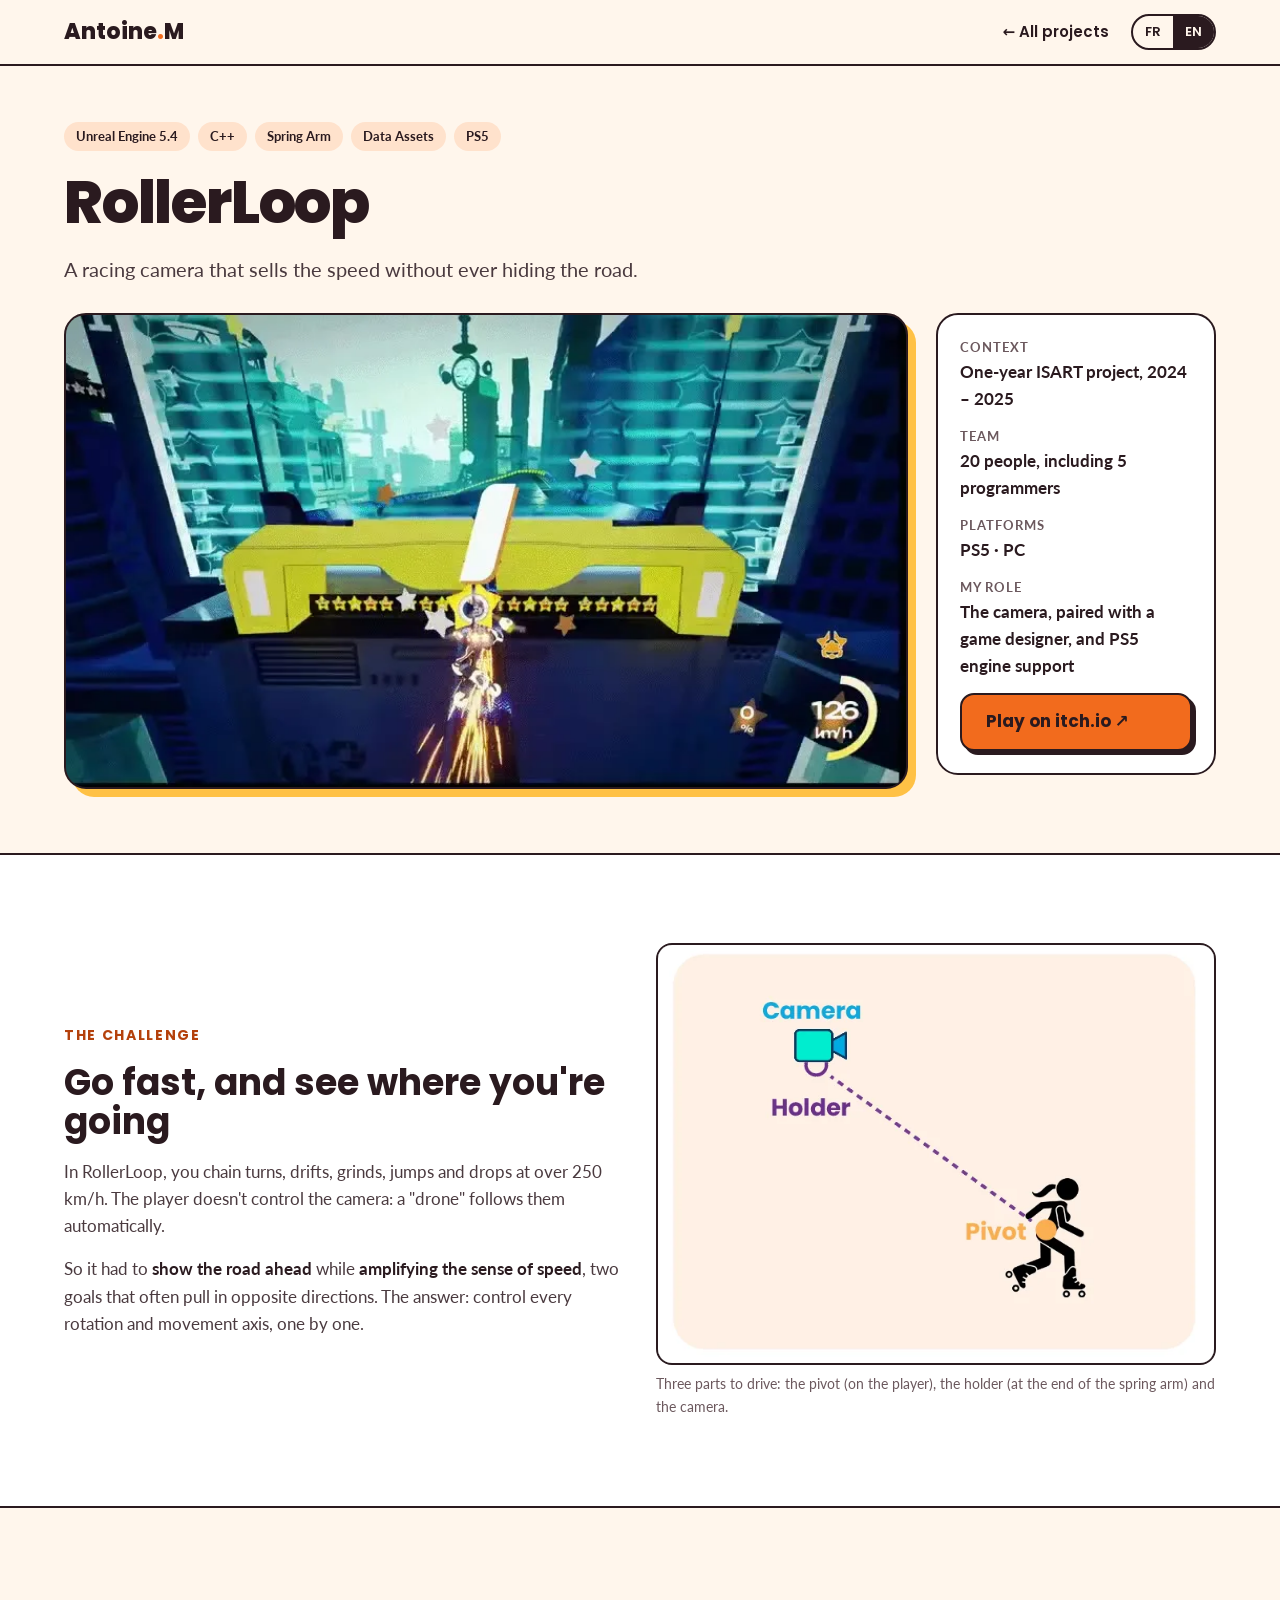
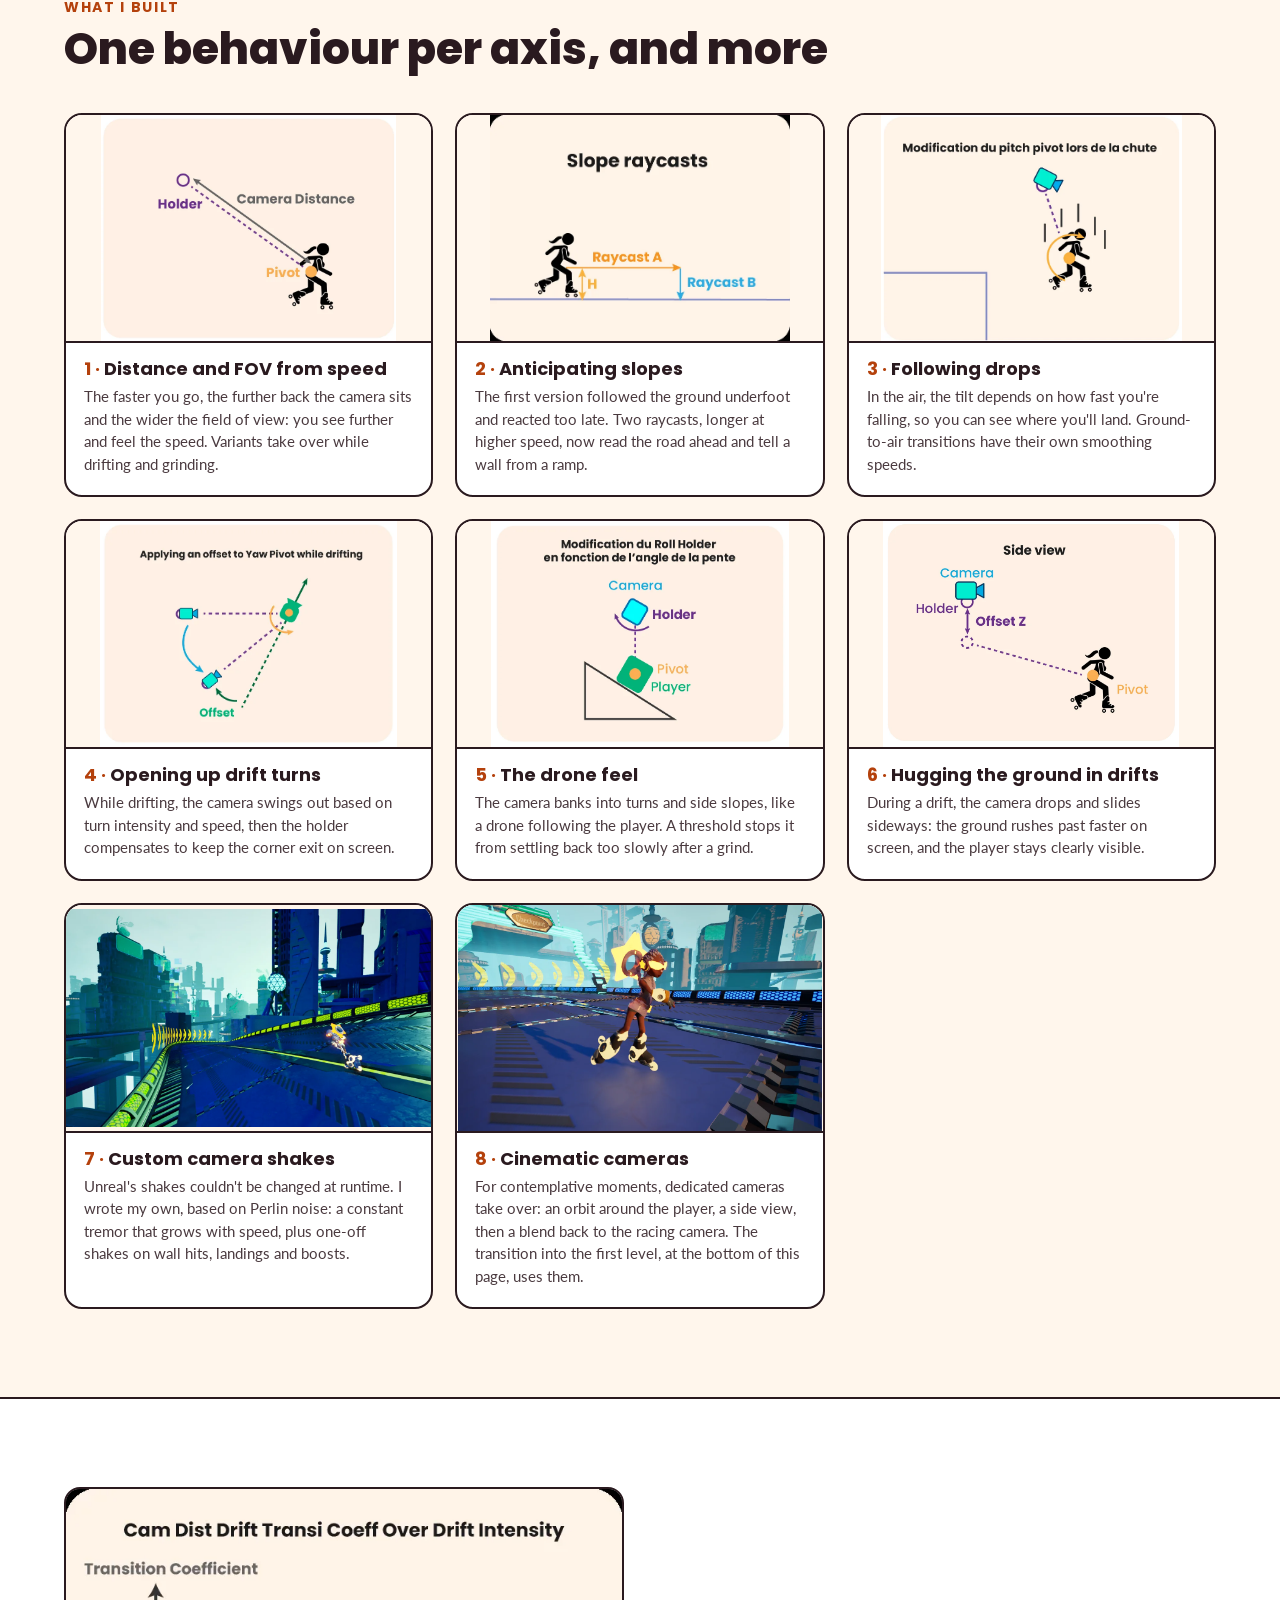
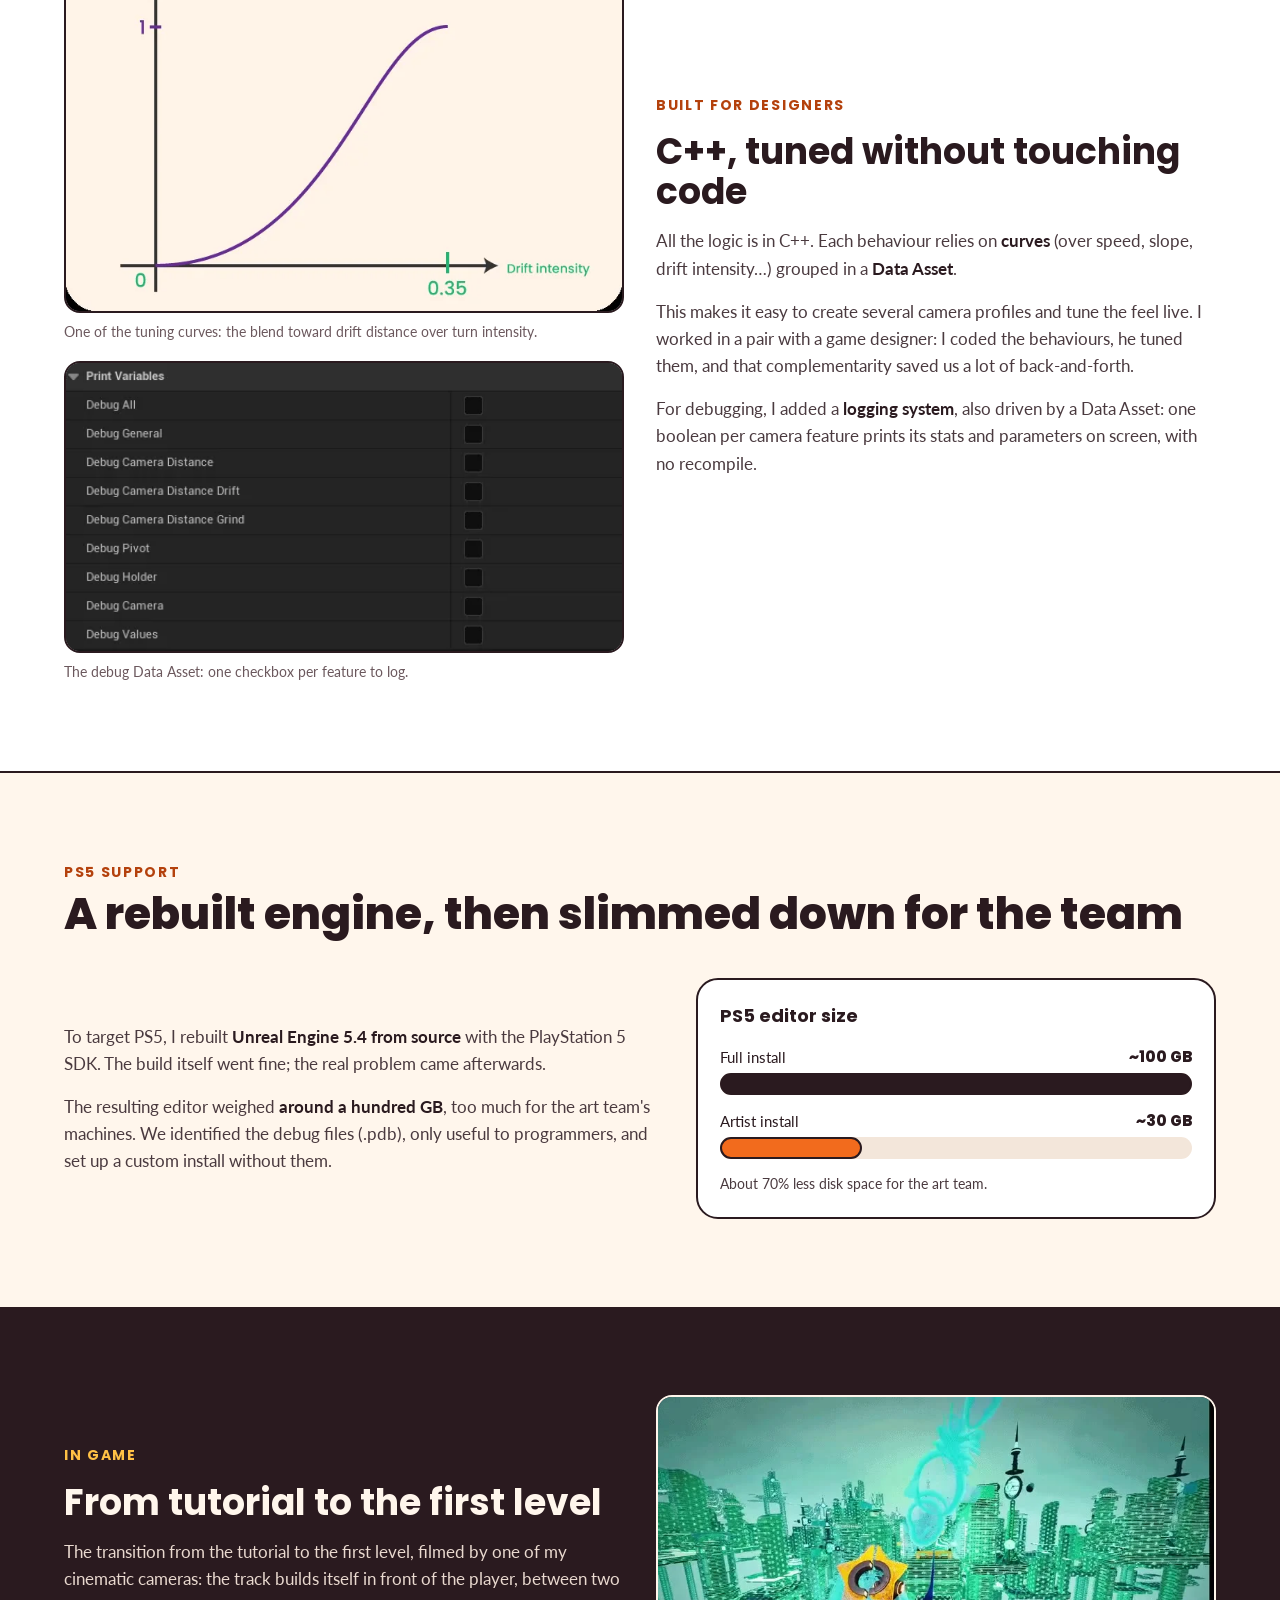
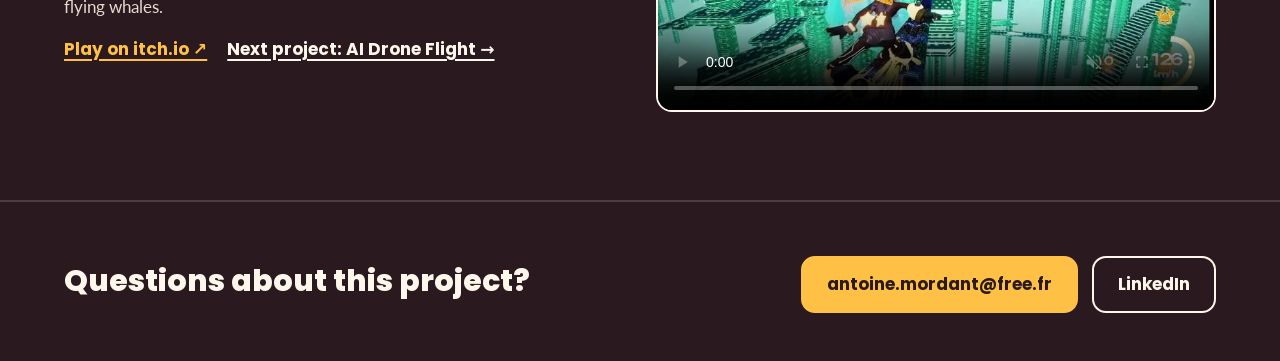
<file: projets/rollerloop.html>
<!doctype html>
<html lang="fr" data-titre-fr="RollerLoop · Antoine Mordant" data-titre-en="RollerLoop · Antoine Mordant">
<head>
<meta charset="utf-8">
<meta name="viewport" content="width=device-width, initial-scale=1">
<meta http-equiv="Content-Security-Policy" content="default-src 'self'; script-src 'self'; style-src 'self' 'unsafe-inline'; img-src 'self'; media-src 'self'; font-src 'self'; connect-src 'none'; object-src 'none'; frame-src 'none'; base-uri 'self'; form-action 'none'; upgrade-insecure-requests">
<meta name="referrer" content="strict-origin-when-cross-origin">
<title>RollerLoop · Antoine Mordant</title>
<meta name="description" content="Étude de cas : la caméra dynamique de RollerLoop, jeu de course en rollers sous Unreal Engine 5 sur PS5, et le support PS5 du moteur.">
<meta property="og:title" content="RollerLoop · Antoine Mordant">
<meta property="og:image" content="https://starlator.github.io/assets/img/og-image.jpg">
<meta property="og:image:width" content="1200">
<meta property="og:image:height" content="630">
<meta property="og:url" content="https://starlator.github.io/projets/rollerloop.html">
<meta name="twitter:card" content="summary_large_image">
<link rel="icon" href="../assets/img/favicon.svg" type="image/svg+xml">
<link rel="stylesheet" href="../assets/css/style.css">
</head>
<body>

<header class="entete">
  <div class="conteneur">
    <a class="logo" href="../index.html">Antoine<span>.</span>M</a>
    <nav class="nav" aria-label="Navigation">
      <a href="../index.html#projets"><span data-lang="fr">← Tous les projets</span><span data-lang="en">← All projects</span></a>
      <div class="langues" role="group" aria-label="Langue / Language">
        <button type="button" data-choix="fr" aria-pressed="true">FR</button>
        <button type="button" data-choix="en" aria-pressed="false">EN</button>
      </div>
    </nav>
  </div>
</header>

<main>

<section class="projet-tete">
  <div class="conteneur">
    <ul class="tags"><li>Unreal Engine 5.4</li><li>C++</li><li>Spring Arm</li><li>Data Assets</li><li>PS5</li></ul>
    <h1>RollerLoop</h1>
    <p class="chapo" data-lang="fr">Une caméra de course qui donne la sensation de vitesse sans jamais cacher la route.</p>
    <p class="chapo" data-lang="en">A racing camera that sells the speed without ever hiding the road.</p>
  </div>
</section>

<section class="projet-intro">
  <div class="conteneur">
    <figure class="media" style="margin:0">
      <video src="../assets/video/rollerloop-camera.mp4" poster="../assets/img/rollerloop/poster-camera.webp" data-autoplay muted loop playsinline preload="none"
             aria-label="Extrait du premier niveau : virages, sauts et chutes"
             data-aria-fr="Extrait du premier niveau : virages, sauts et chutes"
             data-aria-en="First level excerpt: turns, jumps and drops"></video>
    </figure>
    <dl class="fiche">
      <div><dt><span data-lang="fr">Contexte</span><span data-lang="en">Context</span></dt><dd><span data-lang="fr">Projet ISART d'un an, 2024 – 2025</span><span data-lang="en">One-year ISART project, 2024 – 2025</span></dd></div>
      <div><dt><span data-lang="fr">Équipe</span><span data-lang="en">Team</span></dt><dd><span data-lang="fr">20 personnes, dont 5 programmeurs</span><span data-lang="en">20 people, including 5 programmers</span></dd></div>
      <div><dt><span data-lang="fr">Plateformes</span><span data-lang="en">Platforms</span></dt><dd>PS5 · PC</dd></div>
      <div><dt><span data-lang="fr">Mon rôle</span><span data-lang="en">My role</span></dt><dd><span data-lang="fr">La caméra, en binôme avec un game designer, et le support PS5 du moteur</span><span data-lang="en">The camera, paired with a game designer, and PS5 engine support</span></dd></div>
      <a class="bouton principal" href="https://isart-digital.itch.io/rollerloop" target="_blank" rel="noopener"><span data-lang="fr">Jouer sur itch.io ↗</span><span data-lang="en">Play on itch.io ↗</span></a>
    </dl>
  </div>
</section>

<section class="section blanche">
  <div class="conteneur duo">
    <div class="prose">
      <span class="surtitre"><span data-lang="fr">Le défi</span><span data-lang="en">The challenge</span></span>
      <h2 style="color:var(--cacao);font-size:clamp(26px,3vw,36px)"><span data-lang="fr">Aller vite, et voir où l'on va</span><span data-lang="en">Go fast, and see where you're going</span></h2>
      <p data-lang="fr">Dans RollerLoop, on enchaîne virages, drifts, grinds, sauts et chutes à plus de 250 km/h. Le joueur ne contrôle pas la caméra : un « drone » le suit automatiquement.</p>
      <p data-lang="en">In RollerLoop, you chain turns, drifts, grinds, jumps and drops at over 250 km/h. The player doesn't control the camera: a "drone" follows them automatically.</p>
      <p data-lang="fr">Elle devait donc <strong>montrer la route à l'avance</strong> tout en <strong>amplifiant la sensation de vitesse</strong>, deux objectifs qui tirent souvent en sens inverse. La réponse : maîtriser chaque axe de rotation et de déplacement, séparément.</p>
      <p data-lang="en">So it had to <strong>show the road ahead</strong> while <strong>amplifying the sense of speed</strong>, two goals that often pull in opposite directions. The answer: control every rotation and movement axis, one by one.</p>
    </div>
    <figure>
      <div class="media"><img src="../assets/img/rollerloop/schema-systeme.webp" width="694" height="522" loading="lazy" alt="Le système : un pivot sur le joueur, un holder au bout du spring arm, la caméra" data-alt-fr="Le système : un pivot sur le joueur, un holder au bout du spring arm, la caméra" data-alt-en="The rig: a pivot on the player, a holder at the end of the spring arm, the camera"></div>
      <figcaption><span data-lang="fr">Trois pièces à piloter : le pivot (sur le joueur), le holder (au bout du spring arm) et la caméra.</span><span data-lang="en">Three parts to drive: the pivot (on the player), the holder (at the end of the spring arm) and the camera.</span></figcaption>
    </figure>
  </div>
</section>

<section class="section">
  <div class="conteneur">
    <div class="section-tete">
      <span class="surtitre"><span data-lang="fr">Ce que j'ai codé</span><span data-lang="en">What I built</span></span>
      <h2><span data-lang="fr">Un comportement par axe, et plus encore</span><span data-lang="en">One behaviour per axis, and more</span></h2>
    </div>
    <ol class="etapes schemas">
      <li>
        <img src="../assets/img/rollerloop/schema-distance.webp" width="874" height="672" loading="lazy" alt="Distance de la caméra le long du spring arm" data-alt-fr="Distance de la caméra le long du spring arm" data-alt-en="Camera distance along the spring arm">
        <div class="texte">
          <h3><span data-lang="fr">Distance et FOV selon la vitesse</span><span data-lang="en">Distance and FOV from speed</span></h3>
          <p data-lang="fr">Plus on va vite, plus la caméra recule et le champ de vision s'élargit : on voit plus loin et la vitesse se ressent. Des variantes prennent le relais en drift et en grind.</p>
          <p data-lang="en">The faster you go, the further back the camera sits and the wider the field of view: you see further and feel the speed. Variants take over while drifting and grinding.</p>
        </div>
      </li>
      <li>
        <img src="../assets/img/rollerloop/schema-raycasts-pente.webp" width="709" height="536" loading="lazy" alt="Deux raycasts devant le joueur pour lire la pente" data-alt-fr="Deux raycasts devant le joueur pour lire la pente" data-alt-en="Two raycasts ahead of the player to read the slope">
        <div class="texte">
          <h3><span data-lang="fr">Anticiper la pente</span><span data-lang="en">Anticipating slopes</span></h3>
          <p data-lang="fr">La première version suivait le sol sous les pieds et réagissait trop tard. Deux raycasts, plus longs avec la vitesse, lisent maintenant la route devant le joueur et distinguent un mur d'une montée.</p>
          <p data-lang="en">The first version followed the ground underfoot and reacted too late. Two raycasts, longer at higher speed, now read the road ahead and tell a wall from a ramp.</p>
        </div>
      </li>
      <li>
        <img src="../assets/img/rollerloop/schema-chute.webp" width="840" height="632" loading="lazy" alt="La caméra pique vers le bas pendant une chute" data-alt-fr="La caméra pique vers le bas pendant une chute" data-alt-en="The camera tilts down during a drop">
        <div class="texte">
          <h3><span data-lang="fr">Suivre les chutes</span><span data-lang="en">Following drops</span></h3>
          <p data-lang="fr">En l'air, l'inclinaison dépend de la vitesse de chute, pour voir où l'on va atterrir. Les transitions sol / air ont leurs propres vitesses de lissage.</p>
          <p data-lang="en">In the air, the tilt depends on how fast you're falling, so you can see where you'll land. Ground-to-air transitions have their own smoothing speeds.</p>
        </div>
      </li>
      <li>
        <img src="../assets/img/rollerloop/schema-drift-yaw.webp" width="779" height="594" loading="lazy" alt="Décalage de la caméra pendant un drift" data-alt-fr="Décalage de la caméra pendant un drift" data-alt-en="Camera offset while drifting">
        <div class="texte">
          <h3><span data-lang="fr">Ouvrir les virages en drift</span><span data-lang="en">Opening up drift turns</span></h3>
          <p data-lang="fr">En drift, la caméra pivote vers l'extérieur selon l'intensité du virage et la vitesse, puis le holder compense pour garder la sortie du virage à l'écran.</p>
          <p data-lang="en">While drifting, the camera swings out based on turn intensity and speed, then the holder compensates to keep the corner exit on screen.</p>
        </div>
      </li>
      <li>
        <img src="../assets/img/rollerloop/schema-roll-pente.webp" width="867" height="660" loading="lazy" alt="Roulis de la caméra selon la pente" data-alt-fr="Roulis de la caméra selon la pente" data-alt-en="Camera roll based on the slope">
        <div class="texte">
          <h3><span data-lang="fr">L'effet drone</span><span data-lang="en">The drone feel</span></h3>
          <p data-lang="fr">La caméra s'incline dans les virages et sur les pentes de côté, comme un drone qui suit le joueur. Un seuil évite qu'elle revienne trop lentement après un grind.</p>
          <p data-lang="en">The camera banks into turns and side slopes, like a drone following the player. A threshold stops it from settling back too slowly after a grind.</p>
        </div>
      </li>
      <li>
        <img src="../assets/img/rollerloop/schema-offset-z.webp" width="1106" height="846" loading="lazy" alt="La caméra descend près du sol pendant un drift" data-alt-fr="La caméra descend près du sol pendant un drift" data-alt-en="The camera drops close to the ground while drifting">
        <div class="texte">
          <h3><span data-lang="fr">Raser le sol en drift</span><span data-lang="en">Hugging the ground in drifts</span></h3>
          <p data-lang="fr">Pendant un drift, la caméra descend et se décale sur le côté : le sol défile plus vite à l'écran, et le joueur reste bien visible.</p>
          <p data-lang="en">During a drift, the camera drops and slides sideways: the ground rushes past faster on screen, and the player stays clearly visible.</p>
        </div>
      </li>
      <li>
        <img src="../assets/img/rollerloop/jeu-course.webp" width="1200" height="714" loading="lazy" alt="Course à pleine vitesse dans RollerLoop" data-alt-fr="Course à pleine vitesse dans RollerLoop" data-alt-en="Racing at full speed in RollerLoop">
        <div class="texte">
          <h3><span data-lang="fr">Des secousses sur mesure</span><span data-lang="en">Custom camera shakes</span></h3>
          <p data-lang="fr">Les secousses d'Unreal ne se modifiaient pas en cours de jeu. J'ai écrit les miennes, en bruit de Perlin : un tremblement permanent qui grandit avec la vitesse, et des secousses ponctuelles au choc contre un mur, à l'atterrissage et aux boosts.</p>
          <p data-lang="en">Unreal's shakes couldn't be changed at runtime. I wrote my own, based on Perlin noise: a constant tremor that grows with speed, plus one-off shakes on wall hits, landings and boosts.</p>
        </div>
      </li>
      <li>
        <img src="../assets/img/rollerloop/jeu-personnage.webp" width="1200" height="747" loading="lazy" alt="Le personnage vu de côté par une caméra de cinématique" data-alt-fr="Le personnage vu de côté par une caméra de cinématique" data-alt-en="The character seen from the side by a cinematic camera">
        <div class="texte">
          <h3><span data-lang="fr">Des caméras de cinématique</span><span data-lang="en">Cinematic cameras</span></h3>
          <p data-lang="fr">Pour les moments contemplatifs, des caméras dédiées prennent le relais : un tour autour du joueur, une vue de côté, puis un fondu vers la caméra de course. C'est le cas de la transition vers le premier niveau, en bas de page.</p>
          <p data-lang="en">For contemplative moments, dedicated cameras take over: an orbit around the player, a side view, then a blend back to the racing camera. The transition into the first level, at the bottom of this page, uses them.</p>
        </div>
      </li>
    </ol>
  </div>
</section>

<section class="section blanche">
  <div class="conteneur duo">
    <figure>
      <div class="media"><img src="../assets/img/rollerloop/courbe-drift.webp" width="708" height="537" loading="lazy" alt="Exemple de courbe de réglage : transition de distance selon l'intensité du drift" data-alt-fr="Exemple de courbe de réglage : transition de distance selon l'intensité du drift" data-alt-en="Example tuning curve: distance transition over drift intensity"></div>
      <figcaption><span data-lang="fr">Une des courbes de réglage : la transition vers la distance de drift selon l'intensité du virage.</span><span data-lang="en">One of the tuning curves: the blend toward drift distance over turn intensity.</span></figcaption>
      <div class="media" style="margin-top:18px"><img src="../assets/img/rollerloop/debug-variables.webp" width="524" height="271" loading="lazy" alt="Data Asset de débogage : une case par catégorie de logs de la caméra" data-alt-fr="Data Asset de débogage : une case par catégorie de logs de la caméra" data-alt-en="Debug Data Asset: one checkbox per camera log category" style="aspect-ratio:auto"></div>
      <figcaption><span data-lang="fr">Le Data Asset de débogage : une case par feature à afficher dans les logs.</span><span data-lang="en">The debug Data Asset: one checkbox per feature to log.</span></figcaption>
    </figure>
    <div class="prose">
      <span class="surtitre"><span data-lang="fr">Pensé pour les designers</span><span data-lang="en">Built for designers</span></span>
      <h2 style="color:var(--cacao);font-size:clamp(26px,3vw,36px)"><span data-lang="fr">Du C++, réglé sans toucher au code</span><span data-lang="en">C++, tuned without touching code</span></h2>
      <p data-lang="fr">Toute la logique est en C++. Chaque comportement s'appuie sur des <strong>courbes</strong> (selon la vitesse, la pente, l'intensité du drift…) regroupées dans un <strong>Data Asset</strong>.</p>
      <p data-lang="en">All the logic is in C++. Each behaviour relies on <strong>curves</strong> (over speed, slope, drift intensity…) grouped in a <strong>Data Asset</strong>.</p>
      <p data-lang="fr">On peut ainsi créer plusieurs profils de caméra et ajuster le ressenti en direct. J'ai travaillé en binôme avec un game designer : je codais les comportements, il les réglait, et cette complémentarité nous a évité beaucoup d'allers-retours.</p>
      <p data-lang="en">This makes it easy to create several camera profiles and tune the feel live. I worked in a pair with a game designer: I coded the behaviours, he tuned them, and that complementarity saved us a lot of back-and-forth.</p>
      <p data-lang="fr">Pour déboguer, j'ai ajouté un <strong>système de logs</strong> piloté lui aussi par un Data Asset : un booléen par feature de la caméra affiche à l'écran ses statistiques et ses paramètres, sans recompiler.</p>
      <p data-lang="en">For debugging, I added a <strong>logging system</strong>, also driven by a Data Asset: one boolean per camera feature prints its stats and parameters on screen, with no recompile.</p>
    </div>
  </div>
</section>

<section class="section">
  <div class="conteneur">
    <div class="section-tete">
      <span class="surtitre"><span data-lang="fr">Support PS5</span><span data-lang="en">PS5 support</span></span>
      <h2><span data-lang="fr">Un moteur recompilé, puis allégé pour l'équipe</span><span data-lang="en">A rebuilt engine, then slimmed down for the team</span></h2>
    </div>
    <div class="duo">
      <div class="prose">
        <p data-lang="fr">Pour viser la PS5, j'ai recompilé <strong>Unreal Engine 5.4 depuis ses sources</strong> en y intégrant le SDK PlayStation 5. La compilation s'est bien passée ; le vrai problème est venu après.</p>
        <p data-lang="en">To target PS5, I rebuilt <strong>Unreal Engine 5.4 from source</strong> with the PlayStation 5 SDK. The build itself went fine; the real problem came afterwards.</p>
        <p data-lang="fr">L'éditeur obtenu pesait <strong>une centaine de Go</strong>, trop lourd pour les machines de l'équipe artistique. Nous avons repéré les fichiers de débogage (.pdb), utiles aux seuls programmeurs, et préparé une installation sur mesure qui les retire.</p>
        <p data-lang="en">The resulting editor weighed <strong>around a hundred GB</strong>, too much for the art team's machines. We identified the debug files (.pdb), only useful to programmers, and set up a custom install without them.</p>
      </div>
      <div class="graphe" role="img"
           aria-label="Taille de l'éditeur : environ 100 Go pour les programmeurs, environ 30 Go pour les artistes"
           data-aria-fr="Taille de l'éditeur : environ 100 Go pour les programmeurs, environ 30 Go pour les artistes"
           data-aria-en="Editor size: about 100 GB for programmers, about 30 GB for artists">
        <span style="font-family:var(--titre);font-weight:700;font-size:18px"><span data-lang="fr">Taille de l'éditeur PS5</span><span data-lang="en">PS5 editor size</span></span>
        <div class="barre-ligne"><div class="etiquettes"><span data-lang="fr">Installation complète</span><span data-lang="en">Full install</span><strong><span data-lang="fr">~100 Go</span><span data-lang="en">~100 GB</span></strong></div><div class="piste-barre"><div class="humain" style="width:100%"></div></div></div>
        <div class="barre-ligne"><div class="etiquettes"><span data-lang="fr">Installation artistes</span><span data-lang="en">Artist install</span><strong><span data-lang="fr">~30 Go</span><span data-lang="en">~30 GB</span></strong></div><div class="piste-barre"><div style="width:30%"></div></div></div>
        <p class="note" data-lang="fr">Environ 70 % d'espace en moins pour l'équipe artistique.</p>
        <p class="note" data-lang="en">About 70% less disk space for the art team.</p>
      </div>
    </div>
  </div>
</section>

<section class="section" style="background:var(--cacao);color:var(--creme)">
  <div class="conteneur duo">
    <div class="prose" style="color:#E9D9CF">
      <span class="surtitre" style="color:var(--tournesol)"><span data-lang="fr">En jeu</span><span data-lang="en">In game</span></span>
      <h2 style="color:var(--creme);font-size:clamp(26px,3vw,36px)"><span data-lang="fr">Du tutoriel au premier niveau</span><span data-lang="en">From tutorial to the first level</span></h2>
      <p data-lang="fr">La transition entre le tutoriel et le premier niveau, filmée par une de mes caméras de cinématique : la piste se construit devant le joueur, entre deux baleines volantes.</p>
      <p data-lang="en">The transition from the tutorial to the first level, filmed by one of my cinematic cameras: the track builds itself in front of the player, between two flying whales.</p>
      <p class="liens"><a href="https://isart-digital.itch.io/rollerloop" target="_blank" rel="noopener" style="color:var(--tournesol)"><span data-lang="fr">Jouer sur itch.io ↗</span><span data-lang="en">Play on itch.io ↗</span></a> <a href="../projets/ai-drone-flight.html" style="color:var(--creme)"><span data-lang="fr">Projet suivant : AI Drone Flight →</span><span data-lang="en">Next project: AI Drone Flight →</span></a></p>
    </div>
    <figure>
      <div class="media" style="border-color:var(--creme)">
        <video src="../assets/video/rollerloop-intro.mp4" poster="../assets/img/rollerloop/poster-intro.webp" controls muted loop playsinline preload="metadata"
               aria-label="Transition du tutoriel au premier niveau"
               data-aria-fr="Transition du tutoriel au premier niveau"
               data-aria-en="Transition from the tutorial to the first level"></video>
      </div>
    </figure>
  </div>
</section>

</main>

<footer class="pied" id="contact" style="border-top:2px solid #4E3C42">
  <div class="conteneur" style="padding-top:48px;padding-bottom:48px">
    <div class="pied-texte">
      <h2 style="font-size:30px"><span data-lang="fr">Une question sur ce projet ?</span><span data-lang="en">Questions about this project?</span></h2>
    </div>
    <div class="actions">
      <a class="bouton clair" href="mailto:antoine.mordant@free.fr">antoine.mordant@free.fr</a>
      <a class="bouton contour" href="https://www.linkedin.com/in/antoine-mordant-68a5a8266/" target="_blank" rel="noopener">LinkedIn</a>
    </div>
  </div>
</footer>

<script src="../assets/js/main.js"></script>
</body>
</html>
</file>
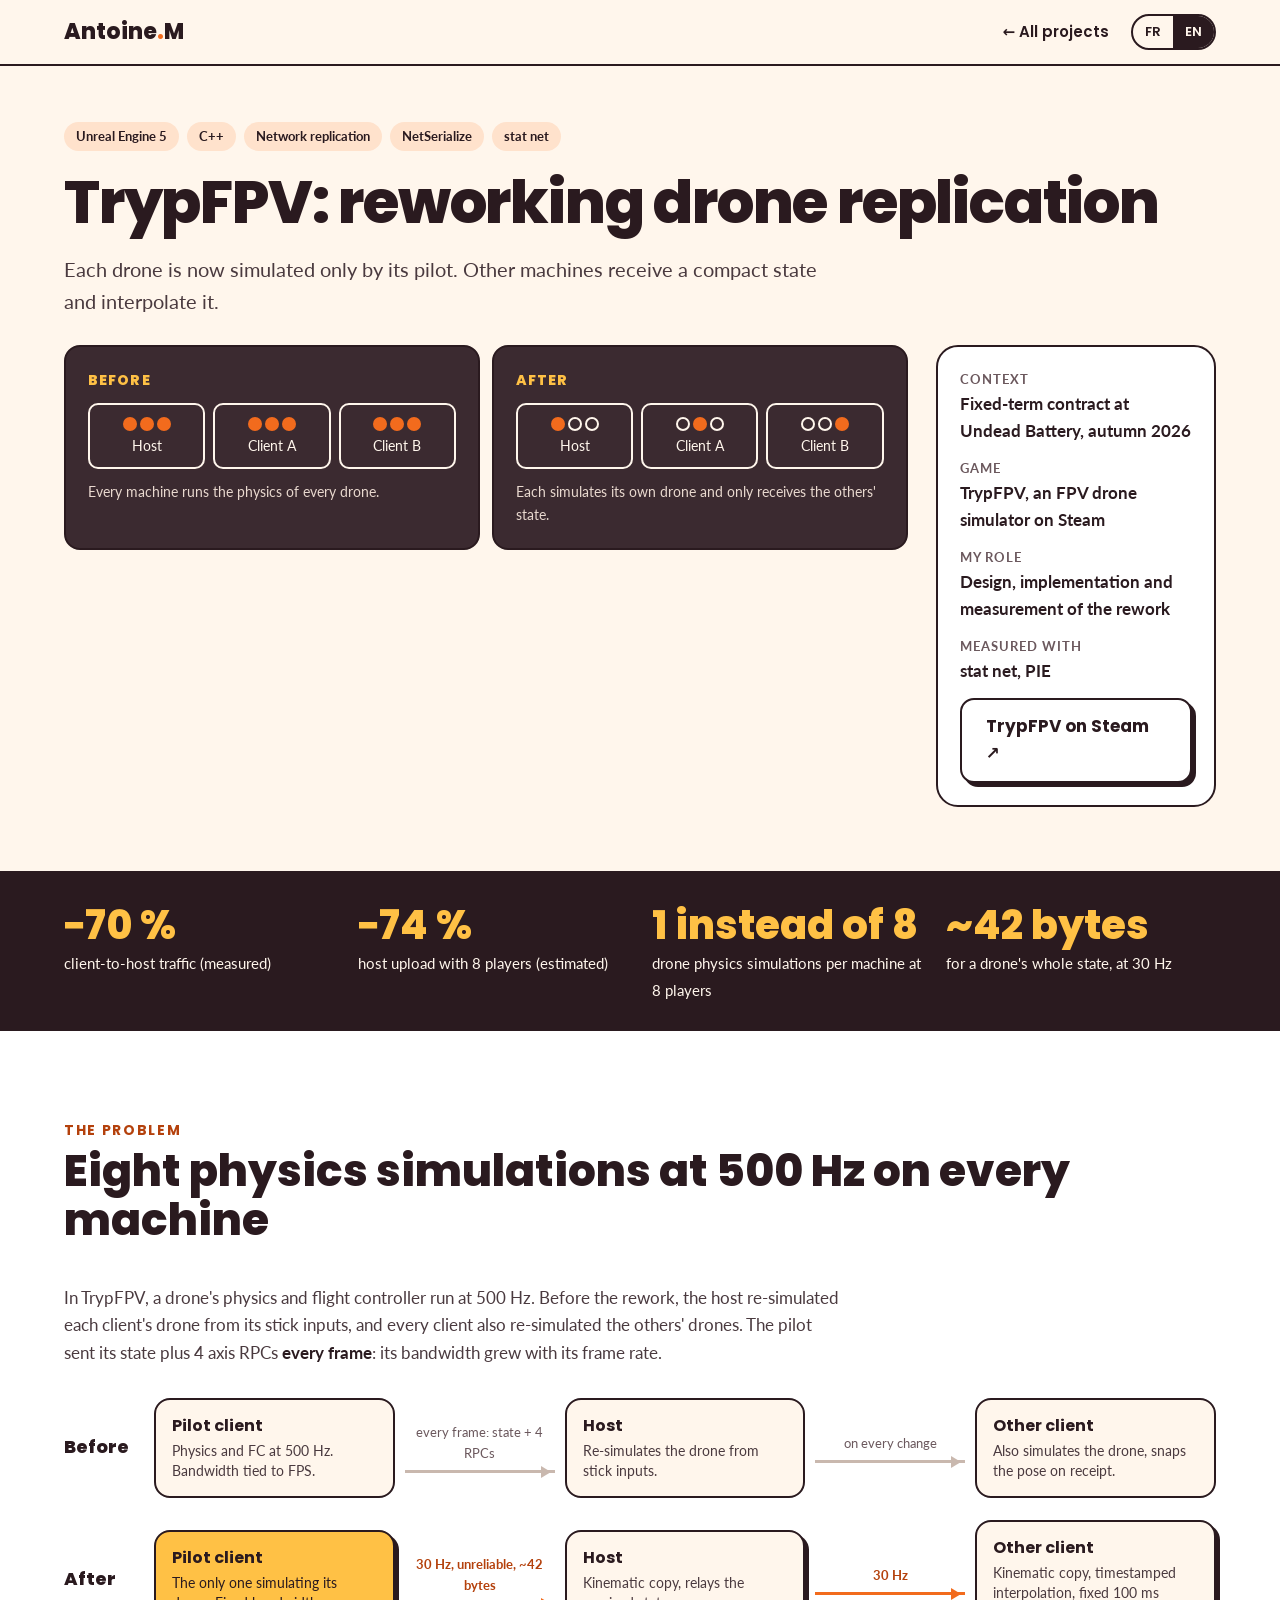
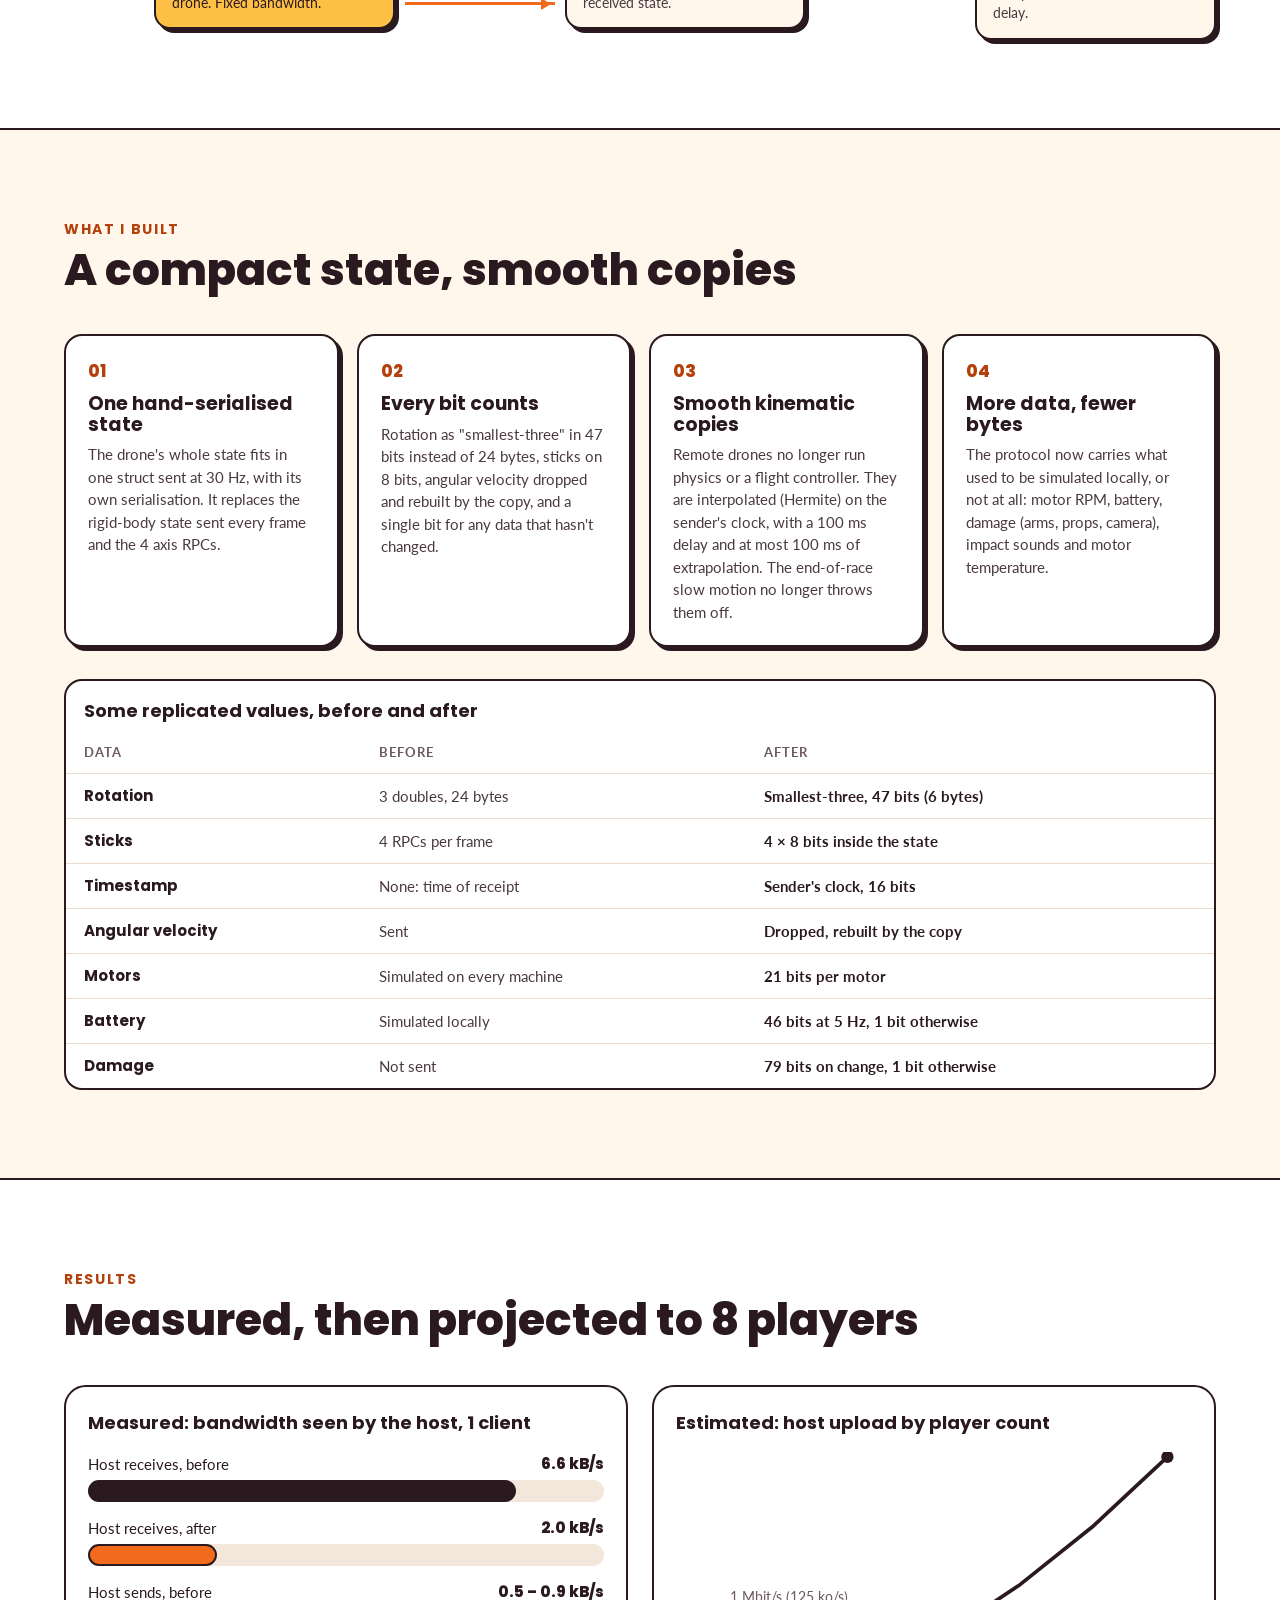
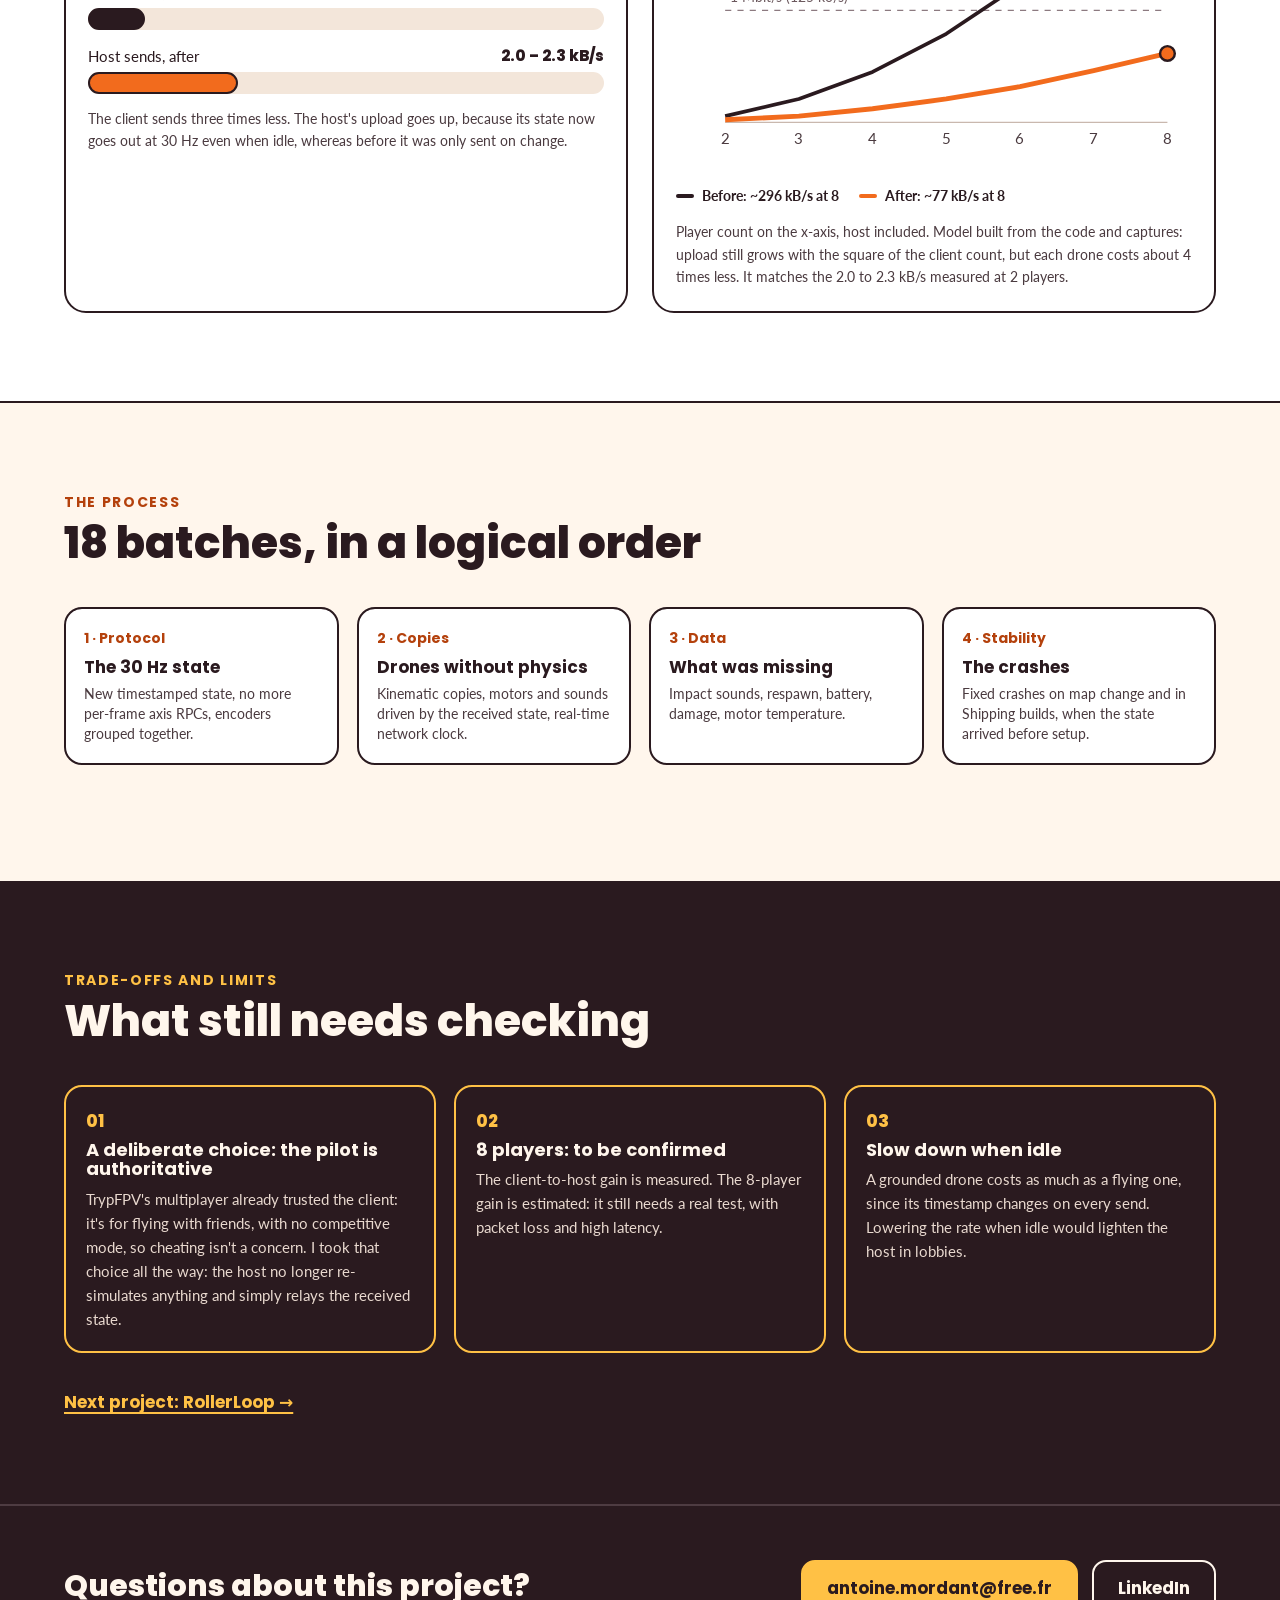
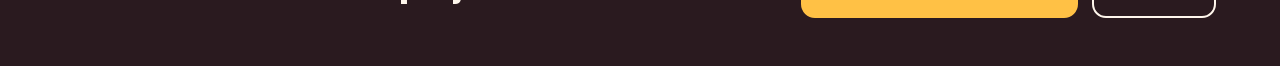
<file: projets/trypfpv-replication.html>
<!doctype html>
<html lang="fr" data-titre-fr="TrypFPV : réplication des drones · Antoine Mordant" data-titre-en="TrypFPV: drone replication · Antoine Mordant">
<head>
<meta charset="utf-8">
<meta name="viewport" content="width=device-width, initial-scale=1">
<meta http-equiv="Content-Security-Policy" content="default-src 'self'; script-src 'self'; style-src 'self' 'unsafe-inline'; img-src 'self'; media-src 'self'; font-src 'self'; connect-src 'none'; object-src 'none'; frame-src 'none'; base-uri 'self'; form-action 'none'; upgrade-insecure-requests">
<meta name="referrer" content="strict-origin-when-cross-origin">
<title>TrypFPV : réplication des drones · Antoine Mordant</title>
<meta name="description" content="Étude de cas : refonte de la réplication réseau des drones de TrypFPV (Unreal Engine 5, C++). Flux client vers hôte réduit de 70 %, une seule physique par machine au lieu de huit.">
<meta property="og:title" content="TrypFPV : refonte de la réplication des drones · Antoine Mordant">
<meta property="og:image" content="https://starlator.github.io/assets/img/og-image.jpg">
<meta property="og:image:width" content="1200">
<meta property="og:image:height" content="630">
<meta property="og:url" content="https://starlator.github.io/projets/trypfpv-replication.html">
<meta name="twitter:card" content="summary_large_image">
<link rel="icon" href="../assets/img/favicon.svg" type="image/svg+xml">
<link rel="stylesheet" href="../assets/css/style.css">
</head>
<body>

<header class="entete">
  <div class="conteneur">
    <a class="logo" href="../index.html">Antoine<span>.</span>M</a>
    <nav class="nav" aria-label="Navigation">
      <a href="../index.html#projets"><span data-lang="fr">← Tous les projets</span><span data-lang="en">← All projects</span></a>
      <div class="langues" role="group" aria-label="Langue / Language">
        <button type="button" data-choix="fr" aria-pressed="true">FR</button>
        <button type="button" data-choix="en" aria-pressed="false">EN</button>
      </div>
    </nav>
  </div>
</header>

<main>

<section class="projet-tete">
  <div class="conteneur">
    <ul class="tags"><li>Unreal Engine 5</li><li>C++</li><li><span data-lang="fr">Réplication réseau</span><span data-lang="en">Network replication</span></li><li>NetSerialize</li><li>stat net</li></ul>
    <h1><span data-lang="fr">TrypFPV : refonte de la réplication des drones</span><span data-lang="en">TrypFPV: reworking drone replication</span></h1>
    <p class="chapo" data-lang="fr">Chaque drone n'est plus simulé que par son pilote. Les autres machines reçoivent un état compact et l'interpolent.</p>
    <p class="chapo" data-lang="en">Each drone is now simulated only by its pilot. Other machines receive a compact state and interpolate it.</p>
  </div>
</section>

<section class="projet-intro">
  <div class="conteneur">
    <div class="schema-replication grand" role="img"
         aria-label="Avant : chaque machine simule tous les drones. Après : chaque machine simule son drone et reçoit l'état des autres."
         data-aria-fr="Avant : chaque machine simule tous les drones. Après : chaque machine simule son drone et reçoit l'état des autres."
         data-aria-en="Before: every machine simulates every drone. After: each machine simulates its own drone and receives the others' state.">
      <div class="schema-carte">
        <h4><span data-lang="fr">AVANT</span><span data-lang="en">BEFORE</span></h4>
        <div class="machines">
          <div class="machine"><div class="drones"><i class="drone-pt"></i><i class="drone-pt"></i><i class="drone-pt"></i></div><span data-lang="fr">Hôte</span><span data-lang="en">Host</span></div>
          <div class="machine"><div class="drones"><i class="drone-pt"></i><i class="drone-pt"></i><i class="drone-pt"></i></div>Client A</div>
          <div class="machine"><div class="drones"><i class="drone-pt"></i><i class="drone-pt"></i><i class="drone-pt"></i></div>Client B</div>
        </div>
        <p data-lang="fr">Toutes les machines calculent la physique de tous les drones.</p>
        <p data-lang="en">Every machine runs the physics of every drone.</p>
      </div>
      <div class="schema-carte">
        <h4><span data-lang="fr">APRÈS</span><span data-lang="en">AFTER</span></h4>
        <div class="machines">
          <div class="machine"><div class="drones"><i class="drone-pt"></i><i class="drone-pt fantome"></i><i class="drone-pt fantome"></i></div><span data-lang="fr">Hôte</span><span data-lang="en">Host</span></div>
          <div class="machine"><div class="drones"><i class="drone-pt fantome"></i><i class="drone-pt"></i><i class="drone-pt fantome"></i></div>Client A</div>
          <div class="machine"><div class="drones"><i class="drone-pt fantome"></i><i class="drone-pt fantome"></i><i class="drone-pt"></i></div>Client B</div>
        </div>
        <p data-lang="fr">Chacun simule son drone et ne reçoit que l'état des autres.</p>
        <p data-lang="en">Each simulates its own drone and only receives the others' state.</p>
      </div>
    </div>
    <dl class="fiche">
      <div><dt><span data-lang="fr">Contexte</span><span data-lang="en">Context</span></dt><dd><span data-lang="fr">CDD chez Undead Battery, automne 2026</span><span data-lang="en">Fixed-term contract at Undead Battery, autumn 2026</span></dd></div>
      <div><dt><span data-lang="fr">Jeu</span><span data-lang="en">Game</span></dt><dd><span data-lang="fr">TrypFPV, simulateur de drone FPV sur Steam</span><span data-lang="en">TrypFPV, an FPV drone simulator on Steam</span></dd></div>
      <div><dt><span data-lang="fr">Mon rôle</span><span data-lang="en">My role</span></dt><dd><span data-lang="fr">Conception, implémentation et mesure de la refonte</span><span data-lang="en">Design, implementation and measurement of the rework</span></dd></div>
      <div><dt><span data-lang="fr">Mesures</span><span data-lang="en">Measured with</span></dt><dd>stat net, PIE</dd></div>
      <a class="bouton" href="https://store.steampowered.com/app/1881200/" target="_blank" rel="noopener"><span data-lang="fr">TrypFPV sur Steam ↗</span><span data-lang="en">TrypFPV on Steam ↗</span></a>
    </dl>
  </div>
</section>

<section class="chiffres" aria-label="Chiffres clés">
  <div class="conteneur">
    <div class="chiffre"><strong>−70 %</strong><span data-lang="fr">de flux du client vers l'hôte (mesuré)</span><span data-lang="en">client-to-host traffic (measured)</span></div>
    <div class="chiffre"><strong>−74 %</strong><span data-lang="fr">d'envoi de l'hôte à 8 joueurs (estimé)</span><span data-lang="en">host upload with 8 players (estimated)</span></div>
    <div class="chiffre"><strong><span data-lang="fr">1 au lieu de 8</span><span data-lang="en">1 instead of 8</span></strong><span data-lang="fr">physiques de drone par machine à 8 joueurs</span><span data-lang="en">drone physics simulations per machine at 8 players</span></div>
    <div class="chiffre"><strong><span data-lang="fr">~42 octets</span><span data-lang="en">~42 bytes</span></strong><span data-lang="fr">pour tout l'état d'un drone, à 30 Hz</span><span data-lang="en">for a drone's whole state, at 30 Hz</span></div>
  </div>
</section>

<section class="section blanche" style="border-top:0">
  <div class="conteneur">
    <div class="section-tete">
      <span class="surtitre"><span data-lang="fr">Le problème</span><span data-lang="en">The problem</span></span>
      <h2><span data-lang="fr">Huit physiques à 500 Hz sur chaque machine</span><span data-lang="en">Eight physics simulations at 500 Hz on every machine</span></h2>
    </div>
    <div class="prose" style="margin-bottom:32px">
      <p data-lang="fr">Dans TrypFPV, la physique et le contrôleur de vol d'un drone tournent à 500 Hz. Avant la refonte, l'hôte resimulait le drone de chaque client à partir de ses manches, et chaque client resimulait aussi les drones des autres. Le pilote envoyait son état et 4 RPC d'axes <strong>à chaque frame</strong> : son débit montait avec ses FPS.</p>
      <p data-lang="en">In TrypFPV, a drone's physics and flight controller run at 500 Hz. Before the rework, the host re-simulated each client's drone from its stick inputs, and every client also re-simulated the others' drones. The pilot sent its state plus 4 axis RPCs <strong>every frame</strong>: its bandwidth grew with its frame rate.</p>
    </div>
    <div class="flux">
      <div class="flux-ligne">
        <span class="flux-titre"><span data-lang="fr">Avant</span><span data-lang="en">Before</span></span>
        <div class="flux-boite"><strong><span data-lang="fr">Client pilote</span><span data-lang="en">Pilot client</span></strong><span data-lang="fr">Physique et FC à 500 Hz. Débit lié aux FPS.</span><span data-lang="en">Physics and FC at 500 Hz. Bandwidth tied to FPS.</span></div>
        <div class="flux-fleche"><span data-lang="fr">chaque frame : état + 4 RPC</span><span data-lang="en">every frame: state + 4 RPCs</span></div>
        <div class="flux-boite"><strong><span data-lang="fr">Hôte</span><span data-lang="en">Host</span></strong><span data-lang="fr">Resimule le drone à partir des manches.</span><span data-lang="en">Re-simulates the drone from stick inputs.</span></div>
        <div class="flux-fleche"><span data-lang="fr">à chaque changement</span><span data-lang="en">on every change</span></div>
        <div class="flux-boite"><strong><span data-lang="fr">Autre client</span><span data-lang="en">Other client</span></strong><span data-lang="fr">Simule aussi le drone, recale la pose à la réception.</span><span data-lang="en">Also simulates the drone, snaps the pose on receipt.</span></div>
      </div>
      <div class="flux-ligne apres">
        <span class="flux-titre"><span data-lang="fr">Après</span><span data-lang="en">After</span></span>
        <div class="flux-boite accent"><strong><span data-lang="fr">Client pilote</span><span data-lang="en">Pilot client</span></strong><span data-lang="fr">Seul à simuler son drone. Débit fixe.</span><span data-lang="en">The only one simulating its drone. Fixed bandwidth.</span></div>
        <div class="flux-fleche"><span data-lang="fr">30 Hz, non fiable, ~42 octets</span><span data-lang="en">30 Hz, unreliable, ~42 bytes</span></div>
        <div class="flux-boite"><strong><span data-lang="fr">Hôte</span><span data-lang="en">Host</span></strong><span data-lang="fr">Copie kinématique, relaie l'état reçu.</span><span data-lang="en">Kinematic copy, relays the received state.</span></div>
        <div class="flux-fleche"><span data-lang="fr">30 Hz</span><span data-lang="en">30 Hz</span></div>
        <div class="flux-boite"><strong><span data-lang="fr">Autre client</span><span data-lang="en">Other client</span></strong><span data-lang="fr">Copie kinématique, interpolation horodatée, retard fixe de 100 ms.</span><span data-lang="en">Kinematic copy, timestamped interpolation, fixed 100 ms delay.</span></div>
      </div>
    </div>
  </div>
</section>

<section class="section">
  <div class="conteneur">
    <div class="section-tete">
      <span class="surtitre"><span data-lang="fr">Ce que j'ai construit</span><span data-lang="en">What I built</span></span>
      <h2><span data-lang="fr">Un état compact, des copies fluides</span><span data-lang="en">A compact state, smooth copies</span></h2>
    </div>
    <div class="contributions-grille">
      <div class="contribution">
        <span class="num">01</span>
        <h3><span data-lang="fr">Un seul état, sérialisé à la main</span><span data-lang="en">One hand-serialised state</span></h3>
        <p data-lang="fr">Tout l'état du drone tient dans une structure envoyée à 30 Hz, avec sa propre sérialisation. Elle remplace l'état de corps rigide envoyé à chaque frame et les 4 RPC d'axes.</p>
        <p data-lang="en">The drone's whole state fits in one struct sent at 30 Hz, with its own serialisation. It replaces the rigid-body state sent every frame and the 4 axis RPCs.</p>
      </div>
      <div class="contribution">
        <span class="num">02</span>
        <h3><span data-lang="fr">Chaque bit compte</span><span data-lang="en">Every bit counts</span></h3>
        <p data-lang="fr">Rotation en « smallest-three » sur 47 bits au lieu de 24 octets, manches sur 8 bits, vitesse angulaire retirée et recalculée par la copie, et 1 seul bit pour les données qui n'ont pas changé.</p>
        <p data-lang="en">Rotation as "smallest-three" in 47 bits instead of 24 bytes, sticks on 8 bits, angular velocity dropped and rebuilt by the copy, and a single bit for any data that hasn't changed.</p>
      </div>
      <div class="contribution">
        <span class="num">03</span>
        <h3><span data-lang="fr">Des copies kinématiques fluides</span><span data-lang="en">Smooth kinematic copies</span></h3>
        <p data-lang="fr">Les drones distants n'ont plus ni physique ni contrôleur de vol. Ils sont interpolés (Hermite) sur l'horloge de l'émetteur, avec 100 ms de retard et 100 ms d'extrapolation au plus. Le ralenti de fin de course ne les dérègle plus.</p>
        <p data-lang="en">Remote drones no longer run physics or a flight controller. They are interpolated (Hermite) on the sender's clock, with a 100 ms delay and at most 100 ms of extrapolation. The end-of-race slow motion no longer throws them off.</p>
      </div>
      <div class="contribution">
        <span class="num">04</span>
        <h3><span data-lang="fr">Plus d'infos, moins d'octets</span><span data-lang="en">More data, fewer bytes</span></h3>
        <p data-lang="fr">Le protocole transporte désormais ce qui était simulé localement, ou pas du tout : régime des moteurs, batterie, dégâts (bras, hélices, caméra), sons d'impact et température des moteurs.</p>
        <p data-lang="en">The protocol now carries what used to be simulated locally, or not at all: motor RPM, battery, damage (arms, props, camera), impact sounds and motor temperature.</p>
      </div>
    </div>

    <div class="tableau-boite" style="margin-top:32px">
      <table class="tableau">
        <caption><span data-lang="fr">Quelques valeurs répliquées, avant et après</span><span data-lang="en">Some replicated values, before and after</span></caption>
        <thead><tr><th scope="col"><span data-lang="fr">Donnée</span><span data-lang="en">Data</span></th><th scope="col"><span data-lang="fr">Avant</span><span data-lang="en">Before</span></th><th scope="col"><span data-lang="fr">Après</span><span data-lang="en">After</span></th></tr></thead>
        <tbody>
          <tr><th scope="row">Rotation</th><td><span data-lang="fr">3 doubles, 24 octets</span><span data-lang="en">3 doubles, 24 bytes</span></td><td><span data-lang="fr">Smallest-three, 47 bits (6 octets)</span><span data-lang="en">Smallest-three, 47 bits (6 bytes)</span></td></tr>
          <tr><th scope="row"><span data-lang="fr">Manches</span><span data-lang="en">Sticks</span></th><td><span data-lang="fr">4 RPC par frame</span><span data-lang="en">4 RPCs per frame</span></td><td><span data-lang="fr">4 × 8 bits dans l'état</span><span data-lang="en">4 × 8 bits inside the state</span></td></tr>
          <tr><th scope="row"><span data-lang="fr">Horodatage</span><span data-lang="en">Timestamp</span></th><td><span data-lang="fr">Aucun : date de réception</span><span data-lang="en">None: time of receipt</span></td><td><span data-lang="fr">Horloge de l'émetteur, 16 bits</span><span data-lang="en">Sender's clock, 16 bits</span></td></tr>
          <tr><th scope="row"><span data-lang="fr">Vitesse angulaire</span><span data-lang="en">Angular velocity</span></th><td><span data-lang="fr">Envoyée</span><span data-lang="en">Sent</span></td><td><span data-lang="fr">Retirée, recalculée par la copie</span><span data-lang="en">Dropped, rebuilt by the copy</span></td></tr>
          <tr><th scope="row"><span data-lang="fr">Moteurs</span><span data-lang="en">Motors</span></th><td><span data-lang="fr">Simulés sur chaque machine</span><span data-lang="en">Simulated on every machine</span></td><td><span data-lang="fr">21 bits par moteur</span><span data-lang="en">21 bits per motor</span></td></tr>
          <tr><th scope="row"><span data-lang="fr">Batterie</span><span data-lang="en">Battery</span></th><td><span data-lang="fr">Simulée localement</span><span data-lang="en">Simulated locally</span></td><td><span data-lang="fr">46 bits à 5 Hz, 1 bit sinon</span><span data-lang="en">46 bits at 5 Hz, 1 bit otherwise</span></td></tr>
          <tr><th scope="row"><span data-lang="fr">Dégâts</span><span data-lang="en">Damage</span></th><td><span data-lang="fr">Non envoyés</span><span data-lang="en">Not sent</span></td><td><span data-lang="fr">79 bits si changement, 1 bit sinon</span><span data-lang="en">79 bits on change, 1 bit otherwise</span></td></tr>
        </tbody>
      </table>
    </div>
  </div>
</section>

<section class="section blanche">
  <div class="conteneur">
    <div class="section-tete">
      <span class="surtitre"><span data-lang="fr">Résultats</span><span data-lang="en">Results</span></span>
      <h2><span data-lang="fr">Mesuré, puis projeté à 8 joueurs</span><span data-lang="en">Measured, then projected to 8 players</span></h2>
    </div>
    <div class="graphes">
      <figure class="graphe" role="img"
              aria-label="Mesuré : l'hôte reçoit 6,6 ko/s avant contre 2,0 ko/s après ; il envoie 0,5 à 0,9 ko/s avant contre 2,0 à 2,3 ko/s après"
              data-aria-fr="Mesuré : l'hôte reçoit 6,6 ko/s avant contre 2,0 ko/s après ; il envoie 0,5 à 0,9 ko/s avant contre 2,0 à 2,3 ko/s après"
              data-aria-en="Measured: the host receives 6.6 kB/s before vs 2.0 kB/s after; it sends 0.5 to 0.9 kB/s before vs 2.0 to 2.3 kB/s after">
        <figcaption><span data-lang="fr">Mesuré : débit vu par l'hôte, 1 client</span><span data-lang="en">Measured: bandwidth seen by the host, 1 client</span></figcaption>
        <div class="barre-ligne"><div class="etiquettes"><span data-lang="fr">L'hôte reçoit, avant</span><span data-lang="en">Host receives, before</span><strong><span data-lang="fr">6,6 ko/s</span><span data-lang="en">6.6 kB/s</span></strong></div><div class="piste-barre"><div class="humain" style="width:83%"></div></div></div>
        <div class="barre-ligne"><div class="etiquettes"><span data-lang="fr">L'hôte reçoit, après</span><span data-lang="en">Host receives, after</span><strong><span data-lang="fr">2,0 ko/s</span><span data-lang="en">2.0 kB/s</span></strong></div><div class="piste-barre"><div style="width:25%"></div></div></div>
        <div class="barre-ligne"><div class="etiquettes"><span data-lang="fr">L'hôte envoie, avant</span><span data-lang="en">Host sends, before</span><strong><span data-lang="fr">0,5 – 0,9 ko/s</span><span data-lang="en">0.5 – 0.9 kB/s</span></strong></div><div class="piste-barre"><div class="humain" style="width:11%"></div></div></div>
        <div class="barre-ligne"><div class="etiquettes"><span data-lang="fr">L'hôte envoie, après</span><span data-lang="en">Host sends, after</span><strong><span data-lang="fr">2,0 – 2,3 ko/s</span><span data-lang="en">2.0 – 2.3 kB/s</span></strong></div><div class="piste-barre"><div style="width:29%"></div></div></div>
        <p class="note" data-lang="fr">Le client envoie trois fois moins. L'envoi de l'hôte augmente, car son état part maintenant à 30 Hz même à l'arrêt, alors qu'avant il ne partait qu'en cas de changement.</p>
        <p class="note" data-lang="en">The client sends three times less. The host's upload goes up, because its state now goes out at 30 Hz even when idle, whereas before it was only sent on change.</p>
      </figure>

      <figure class="graphe" role="img"
              aria-label="Estimé : envoi total de l'hôte selon le nombre de joueurs. À 8 joueurs, environ 296 ko/s avant contre 77 ko/s après."
              data-aria-fr="Estimé : envoi total de l'hôte selon le nombre de joueurs. À 8 joueurs, environ 296 ko/s avant contre 77 ko/s après."
              data-aria-en="Estimated: total host upload by player count. At 8 players, about 296 kB/s before vs 77 kB/s after.">
        <figcaption><span data-lang="fr">Estimé : envoi de l'hôte selon le nombre de joueurs</span><span data-lang="en">Estimated: host upload by player count</span></figcaption>
        <svg class="courbe" viewBox="0 0 420 260" aria-hidden="true">
          <line x1="40" y1="220" x2="400" y2="220" stroke="#C9B8AE" stroke-width="1"/>
          <line x1="40" y1="129" x2="400" y2="129" stroke="#8C7A80" stroke-width="1" stroke-dasharray="5 5"/>
          <text x="44" y="122" font-size="11" fill="#6B585D">1 Mbit/s (125 ko/s)</text>
          <polyline fill="none" stroke="#2A1A1F" stroke-width="3" stroke-linejoin="round" points="40,215 100,201 160,179 220,148 280,108 340,60 400,4"/>
          <polyline fill="none" stroke="#F26B1D" stroke-width="4" stroke-linejoin="round" points="40,218 100,215 160,209 220,201 280,191 340,178 400,164"/>
          <circle cx="400" cy="4" r="5" fill="#2A1A1F"/>
          <circle cx="400" cy="164" r="6" fill="#F26B1D" stroke="#2A1A1F" stroke-width="2"/>
          <g font-size="12" fill="#4A3A3F" text-anchor="middle">
            <text x="40" y="238">2</text><text x="100" y="238">3</text><text x="160" y="238">4</text><text x="220" y="238">5</text><text x="280" y="238">6</text><text x="340" y="238">7</text><text x="400" y="238">8</text>
          </g>
        </svg>
        <div class="legende-courbe">
          <span><i style="background:#2A1A1F"></i><span data-lang="fr">Avant : ~296 ko/s à 8</span><span data-lang="en">Before: ~296 kB/s at 8</span></span>
          <span><i style="background:#F26B1D"></i><span data-lang="fr">Après : ~77 ko/s à 8</span><span data-lang="en">After: ~77 kB/s at 8</span></span>
        </div>
        <p class="note" data-lang="fr">Nombre de joueurs en abscisse, hôte compris. Modèle tiré du code et des captures : l'envoi croît toujours avec le carré du nombre de clients, mais chaque drone coûte environ 4 fois moins. Il retombe bien sur les 2,0 à 2,3 ko/s mesurés à 2 joueurs.</p>
        <p class="note" data-lang="en">Player count on the x-axis, host included. Model built from the code and captures: upload still grows with the square of the client count, but each drone costs about 4 times less. It matches the 2.0 to 2.3 kB/s measured at 2 players.</p>
      </figure>
    </div>
  </div>
</section>

<section class="section">
  <div class="conteneur">
    <div class="section-tete">
      <span class="surtitre"><span data-lang="fr">La démarche</span><span data-lang="en">The process</span></span>
      <h2><span data-lang="fr">18 lots, dans un ordre logique</span><span data-lang="en">18 batches, in a logical order</span></h2>
    </div>
    <ol class="frise">
      <li>
        <span class="date"><span data-lang="fr">1 · Protocole</span><span data-lang="en">1 · Protocol</span></span>
        <strong><span data-lang="fr">L'état à 30 Hz</span><span data-lang="en">The 30 Hz state</span></strong>
        <p data-lang="fr">Nouvel état horodaté, fin des RPC d'axes par frame, encodeurs regroupés.</p>
        <p data-lang="en">New timestamped state, no more per-frame axis RPCs, encoders grouped together.</p>
      </li>
      <li>
        <span class="date"><span data-lang="fr">2 · Copies</span><span data-lang="en">2 · Copies</span></span>
        <strong><span data-lang="fr">Des drones sans physique</span><span data-lang="en">Drones without physics</span></strong>
        <p data-lang="fr">Copies kinématiques, moteurs et sons pilotés par l'état reçu, horloge réseau en temps réel.</p>
        <p data-lang="en">Kinematic copies, motors and sounds driven by the received state, real-time network clock.</p>
      </li>
      <li>
        <span class="date"><span data-lang="fr">3 · Données</span><span data-lang="en">3 · Data</span></span>
        <strong><span data-lang="fr">Ce qui manquait</span><span data-lang="en">What was missing</span></strong>
        <p data-lang="fr">Sons d'impact, respawn, batterie, dégâts, température des moteurs.</p>
        <p data-lang="en">Impact sounds, respawn, battery, damage, motor temperature.</p>
      </li>
      <li>
        <span class="date"><span data-lang="fr">4 · Stabilité</span><span data-lang="en">4 · Stability</span></span>
        <strong><span data-lang="fr">Les crashs</span><span data-lang="en">The crashes</span></strong>
        <p data-lang="fr">Crashs corrigés au changement de map et en build Shipping, quand l'état arrivait avant l'initialisation.</p>
        <p data-lang="en">Fixed crashes on map change and in Shipping builds, when the state arrived before setup.</p>
      </li>
    </ol>
  </div>
</section>

<section class="section" style="background:var(--cacao);color:var(--creme)">
  <div class="conteneur">
    <div class="section-tete">
      <span class="surtitre" style="color:var(--tournesol)"><span data-lang="fr">Compromis et limites</span><span data-lang="en">Trade-offs and limits</span></span>
      <h2><span data-lang="fr">Ce qu'il reste à vérifier</span><span data-lang="en">What still needs checking</span></h2>
    </div>
    <div class="colonnes">
      <div class="bloc-sombre">
        <span class="num">01</span>
        <h3><span data-lang="fr">Un choix assumé : le pilote fait autorité</span><span data-lang="en">A deliberate choice: the pilot is authoritative</span></h3>
        <p data-lang="fr">Le multijoueur de TrypFPV faisait déjà confiance au client : il sert à voler entre amis, sans mode compétitif, donc la triche n'est pas un enjeu. J'ai poussé ce choix jusqu'au bout : l'hôte ne resimule plus rien et se contente de relayer l'état reçu.</p>
        <p data-lang="en">TrypFPV's multiplayer already trusted the client: it's for flying with friends, with no competitive mode, so cheating isn't a concern. I took that choice all the way: the host no longer re-simulates anything and simply relays the received state.</p>
      </div>
      <div class="bloc-sombre">
        <span class="num">02</span>
        <h3><span data-lang="fr">8 joueurs : à confirmer</span><span data-lang="en">8 players: to be confirmed</span></h3>
        <p data-lang="fr">Le gain du client vers l'hôte est mesuré. Celui à 8 joueurs est estimé : il reste à le tester en vrai, avec de la perte de paquets et une latence élevée.</p>
        <p data-lang="en">The client-to-host gain is measured. The 8-player gain is estimated: it still needs a real test, with packet loss and high latency.</p>
      </div>
      <div class="bloc-sombre">
        <span class="num">03</span>
        <h3><span data-lang="fr">Ralentir à l'arrêt</span><span data-lang="en">Slow down when idle</span></h3>
        <p data-lang="fr">Un drone posé coûte autant qu'un drone en vol, car son horodatage change à chaque envoi. Baisser la cadence à l'arrêt allégerait l'hôte dans les lobbys.</p>
        <p data-lang="en">A grounded drone costs as much as a flying one, since its timestamp changes on every send. Lowering the rate when idle would lighten the host in lobbies.</p>
      </div>
    </div>
    <p class="liens" style="margin-top:36px"><a href="rollerloop.html" style="color:var(--tournesol)"><span data-lang="fr">Projet suivant : RollerLoop →</span><span data-lang="en">Next project: RollerLoop →</span></a></p>
  </div>
</section>

</main>

<footer class="pied" id="contact" style="border-top:2px solid #4E3C42">
  <div class="conteneur" style="padding-top:48px;padding-bottom:48px">
    <div class="pied-texte">
      <h2 style="font-size:30px"><span data-lang="fr">Une question sur ce projet ?</span><span data-lang="en">Questions about this project?</span></h2>
    </div>
    <div class="actions">
      <a class="bouton clair" href="mailto:antoine.mordant@free.fr">antoine.mordant@free.fr</a>
      <a class="bouton contour" href="https://www.linkedin.com/in/antoine-mordant-68a5a8266/" target="_blank" rel="noopener">LinkedIn</a>
    </div>
  </div>
</footer>

<script src="../assets/js/main.js"></script>
</body>
</html>
</file>
<file: assets/css/style.css>
/* Portfolio Antoine Mordant — « arcade chaleureuse » */
/* Polices hébergées sur le site (aucune requête vers Google) — licence OFL, voir assets/fonts/ */
@font-face { font-family: "Poppins"; font-style: normal; font-weight: 600; font-display: swap; src: url("../fonts/poppins-600.woff") format("woff"); }
@font-face { font-family: "Poppins"; font-style: normal; font-weight: 700; font-display: swap; src: url("../fonts/poppins-700.woff") format("woff"); }
@font-face { font-family: "Poppins"; font-style: normal; font-weight: 800; font-display: swap; src: url("../fonts/poppins-800.woff") format("woff"); }
@font-face { font-family: "Lato"; font-style: normal; font-weight: 400; font-display: swap; src: url("../fonts/lato-400.woff") format("woff"); }
@font-face { font-family: "Lato"; font-style: normal; font-weight: 700; font-display: swap; src: url("../fonts/lato-700.woff") format("woff"); }

:root {
  --creme: #FFF6EC;
  --peche: #FFE2CC;
  --mandarine: #F26B1D;
  --mandarine-texte: #B4410C;
  --tournesol: #FFC145;
  --cacao: #2A1A1F;
  --cacao-doux: #3B2A30;
  --texte-doux: #4A3A3F;
  --gris-label: #6B585D;
  --blanc: #FFFFFF;
  --rayon: 22px;
  --ombre: 6px 6px 0 var(--cacao);
  --ombre-petite: 4px 4px 0 var(--cacao);
  --titre: "Poppins", system-ui, sans-serif;
  --corps: "Lato", system-ui, sans-serif;
}

/* ---------- Langues : FR par défaut, EN quand <html lang="en"> ---------- */
html[lang="fr"] [data-lang="en"],
html[lang="en"] [data-lang="fr"] { display: none !important; }

* { box-sizing: border-box; }
html { scroll-behavior: smooth; }
body {
  margin: 0;
  background: var(--creme);
  color: var(--cacao);
  font-family: var(--corps);
  font-size: 17px;
  line-height: 1.6;
  -webkit-font-smoothing: antialiased;
}
img { max-width: 100%; height: auto; display: block; }
a { color: var(--mandarine-texte); }
a:hover { color: var(--cacao); }
h1, h2, h3 { font-family: var(--titre); line-height: 1.1; margin: 0; }
p { margin: 0; }
:focus-visible { outline: 3px solid var(--mandarine); outline-offset: 3px; border-radius: 6px; }

.conteneur { max-width: 1200px; margin: 0 auto; padding: 0 24px; }
.sr-only { position: absolute; width: 1px; height: 1px; overflow: hidden; clip: rect(0 0 0 0); white-space: nowrap; }

/* ---------- En-tête ---------- */
.entete { border-bottom: 2px solid var(--cacao); background: var(--creme); position: sticky; top: 0; z-index: 10; }
.entete .conteneur { display: flex; flex-wrap: wrap; align-items: center; justify-content: space-between; gap: 12px 24px; padding-top: 14px; padding-bottom: 14px; }
.logo { font-family: var(--titre); font-weight: 800; font-size: 22px; color: var(--cacao); text-decoration: none; }
.logo span { color: var(--mandarine); }
.nav { display: flex; flex-wrap: wrap; align-items: center; gap: 8px 22px; font-family: var(--titre); font-weight: 600; font-size: 15px; }
.nav a { color: var(--cacao); text-decoration: none; }
.nav a:hover { color: var(--mandarine-texte); }
.nav .pilule { padding: 7px 16px; border: 2px solid var(--cacao); border-radius: 999px; background: var(--blanc); }
.langues { display: flex; border: 2px solid var(--cacao); border-radius: 999px; overflow: hidden; }
.langues button {
  font: 600 13px var(--titre); padding: 6px 12px; border: 0; background: transparent; color: var(--cacao); cursor: pointer; min-height: 32px;
}
.langues button[aria-pressed="true"] { background: var(--cacao); color: var(--creme); }

/* ---------- Boutons, tags ---------- */
.bouton {
  display: inline-flex; align-items: center; gap: 8px;
  padding: 13px 24px; border: 2px solid var(--cacao); border-radius: 14px;
  background: var(--blanc); color: var(--cacao); text-decoration: none;
  font-family: var(--titre); font-weight: 700; box-shadow: var(--ombre-petite);
  transition: transform .12s ease, box-shadow .12s ease;
}
.bouton:hover { color: var(--cacao); transform: translate(-2px, -2px); box-shadow: 6px 6px 0 var(--cacao); }
.bouton:active { transform: translate(2px, 2px); box-shadow: 2px 2px 0 var(--cacao); }
.bouton.principal { background: var(--mandarine); }
.bouton.clair { background: var(--tournesol); border-color: var(--tournesol); box-shadow: none; }
.bouton.contour { background: transparent; color: var(--creme); border-color: var(--creme); box-shadow: none; }
.bouton.contour:hover { color: var(--creme); }

.tags { display: flex; flex-wrap: wrap; gap: 8px; list-style: none; margin: 0; padding: 0; font-size: 13px; font-weight: 700; }
.tags li { padding: 4px 12px; border-radius: 999px; background: var(--peche); }
.tags.bordes li { background: var(--blanc); border: 2px solid var(--cacao); }

.surtitre { font-family: var(--titre); font-weight: 700; font-size: 14px; letter-spacing: .12em; text-transform: uppercase; color: var(--mandarine-texte); }
.badge { display: inline-block; padding: 6px 14px; border-radius: 999px; background: var(--tournesol); border: 2px solid var(--cacao); font-family: var(--titre); font-weight: 600; font-size: 14px; }

/* ---------- Accueil : héros ---------- */
.heros .conteneur { display: flex; flex-wrap: wrap; align-items: center; gap: 48px; padding-top: 72px; padding-bottom: 64px; }
.heros-texte { flex: 999 1 520px; min-width: 0; display: flex; flex-direction: column; align-items: flex-start; gap: 20px; }
.heros h1 { font-weight: 800; font-size: clamp(38px, 6vw, 64px); letter-spacing: -.02em; }
.heros h1 em { font-style: normal; color: var(--mandarine-texte); }
.heros-texte > p { font-size: 19px; max-width: 600px; color: var(--texte-doux); }
.actions { display: flex; flex-wrap: wrap; gap: 14px; margin-top: 6px; }
.heros-visuel { flex: 1 1 340px; position: relative; }
.heros-visuel .cadre { border: 2px solid var(--cacao); border-radius: var(--rayon); overflow: hidden; box-shadow: 8px 8px 0 var(--tournesol); background: var(--cacao); }
.heros-visuel .cadre img, .heros-visuel .cadre video { width: 100%; aspect-ratio: 16 / 10; object-fit: cover; }
.heros-visuel .legende { padding: 10px 14px; color: var(--creme); font-size: 14px; }
.heros-visuel .portrait { position: absolute; right: -18px; top: -26px; width: 88px; height: 88px; border-radius: 50%; border: 3px solid var(--cacao); object-fit: cover; background: var(--peche); }

/* ---------- Bandeau chiffres ---------- */
.chiffres { background: var(--cacao); color: var(--creme); border-top: 2px solid var(--cacao); }
.chiffres .conteneur { display: grid; grid-template-columns: repeat(auto-fit, minmax(210px, 1fr)); gap: 24px; padding-top: 28px; padding-bottom: 28px; }
.chiffre strong { display: block; font-family: var(--titre); font-weight: 800; font-size: 40px; line-height: 1.2; color: var(--tournesol); }
.chiffre > span { font-size: 15px; }

/* ---------- Sections ---------- */
.section { padding: 88px 0; }
.section-tete { display: flex; flex-direction: column; gap: 6px; margin-bottom: 40px; }
.section-tete h2 { font-weight: 800; font-size: clamp(30px, 4vw, 44px); }
.section.peche { background: var(--peche); border-top: 2px solid var(--cacao); border-bottom: 2px solid var(--cacao); }
.section.blanche { background: var(--blanc); border-top: 2px solid var(--cacao); border-bottom: 2px solid var(--cacao); }

/* ---------- Projets phares ---------- */
.phares { display: flex; flex-direction: column; gap: 40px; }
.phare {
  display: flex; flex-wrap: wrap; gap: 32px; align-items: center;
  padding: 28px; border: 2px solid var(--cacao); border-radius: 24px; background: var(--blanc); box-shadow: var(--ombre);
}
.phare.inverse { flex-direction: row-reverse; }
.phare-media { flex: 1 1 460px; min-width: 0; }
.phare-texte { flex: 1 1 380px; min-width: 0; display: flex; flex-direction: column; align-items: flex-start; gap: 14px; }
.phare h3 { font-weight: 800; font-size: clamp(26px, 3vw, 32px); }
.phare-texte > p { color: var(--texte-doux); }
.media { border-radius: 16px; overflow: hidden; border: 2px solid var(--cacao); background: var(--cacao-doux); }
.media img, .media video { width: 100%; aspect-ratio: 16 / 9; object-fit: cover; }
.mini-stats { display: grid; grid-template-columns: repeat(3, minmax(0, 1fr)); gap: 12px; width: 100%; }
.mini-stat { padding: 12px; border-radius: 14px; background: var(--creme); border: 2px solid var(--cacao); }
.mini-stat strong { display: block; font-family: var(--titre); font-weight: 800; font-size: 26px; line-height: 1.2; }
.mini-stat > span { font-size: 13px; line-height: 1.35; display: block; }
.liens { display: flex; flex-wrap: wrap; gap: 10px 20px; align-items: center; font-family: var(--titre); font-weight: 700; }
.liens a { text-decoration-thickness: 2px; text-underline-offset: 4px; }
.liens .neutre { color: var(--cacao); }

/* Schéma réplication avant / après */
.schema-replication { display: grid; grid-template-columns: repeat(2, minmax(0, 1fr)); gap: 12px; }
.schema-carte { border-radius: 16px; border: 2px solid var(--cacao); padding: 16px; background: var(--cacao-doux); color: var(--creme); display: flex; flex-direction: column; gap: 12px; }
.schema-carte h4 { margin: 0; font-family: var(--titre); font-weight: 800; color: var(--tournesol); letter-spacing: .08em; font-size: 14px; }
.machines { display: grid; grid-template-columns: repeat(3, minmax(0, 1fr)); gap: 8px; }
.machine { border: 2px solid var(--creme); border-radius: 10px; padding: 8px 6px; text-align: center; font-size: 12px; line-height: 1.3; }
.machine .drones { display: flex; justify-content: center; gap: 3px; margin-bottom: 6px; }
.drone-pt { width: 10px; height: 10px; border-radius: 50%; background: var(--mandarine); }
.drone-pt.fantome { background: transparent; border: 2px solid var(--creme); }
.schema-carte p { font-size: 14px; color: #E9D9CF; }
.legende-schema { display: flex; flex-wrap: wrap; gap: 6px 16px; font-size: 13px; color: var(--texte-doux); margin-top: 10px; }
.legende-schema span { display: inline-flex; align-items: center; gap: 6px; }
.legende-schema .drone-pt.fantome { border-color: var(--cacao); }

/* Affiche RollerLoop (en attendant une vidéo) */
.affiche {
  aspect-ratio: 16 / 9; display: flex; flex-direction: column; justify-content: flex-end; gap: 6px; padding: 24px;
  background:
    repeating-linear-gradient(-28deg, transparent 0 34px, rgba(255, 193, 69, .14) 34px 38px),
    var(--cacao);
  color: var(--creme);
}
.affiche strong { font-family: var(--titre); font-weight: 800; font-size: clamp(34px, 5vw, 56px); line-height: 1; letter-spacing: -.02em; }
.affiche strong span { color: var(--tournesol); }
.affiche small { font-size: 15px; color: #E9D9CF; }

/* ---------- Grille des autres projets ---------- */
.grille-tete { display: flex; flex-wrap: wrap; align-items: baseline; justify-content: space-between; gap: 14px; margin-bottom: 28px; }
.grille-tete h2 { font-weight: 800; font-size: clamp(26px, 3vw, 36px); }
.filtres { display: flex; flex-wrap: wrap; gap: 8px; }
.filtres button {
  font: 600 14px var(--titre); padding: 7px 16px; min-height: 40px; border-radius: 999px;
  border: 2px solid var(--cacao); background: transparent; color: var(--cacao); cursor: pointer;
}
.filtres button[aria-pressed="true"] { background: var(--cacao); color: var(--creme); }
.grille { display: grid; grid-template-columns: repeat(auto-fill, minmax(260px, 1fr)); gap: 22px; }
.carte {
  display: flex; flex-direction: column; border: 2px solid var(--cacao); border-radius: 18px; overflow: hidden;
  background: var(--blanc); color: var(--cacao); text-decoration: none; box-shadow: var(--ombre-petite);
  transition: transform .12s ease, box-shadow .12s ease;
}
.carte:hover { color: var(--cacao); transform: translate(-2px, -2px); box-shadow: var(--ombre); }
.carte img { width: 100%; aspect-ratio: 16 / 9; object-fit: cover; border-bottom: 2px solid var(--cacao); }
.carte-corps { padding: 14px 16px 18px; display: flex; flex-direction: column; gap: 6px; }
.carte-titre { display: flex; justify-content: space-between; align-items: center; gap: 8px; }
.carte-titre strong { font-family: var(--titre); font-size: 18px; }
.carte-titre span { font-size: 12px; font-weight: 700; padding: 2px 10px; border-radius: 999px; background: var(--peche); white-space: nowrap; }
.carte-corps p { font-size: 15px; line-height: 1.45; color: var(--texte-doux); }
.carte[hidden] { display: none; }

/* ---------- Parcours ---------- */
.frise { display: grid; grid-template-columns: repeat(auto-fit, minmax(170px, 1fr)); gap: 18px; list-style: none; margin: 0 0 28px; padding: 0; }
.frise li { padding: 18px; border: 2px solid var(--cacao); border-radius: 18px; background: var(--blanc); display: flex; flex-direction: column; gap: 6px; }
.frise .date { font-family: var(--titre); font-weight: 700; font-size: 14px; color: var(--mandarine-texte); }
.frise strong { font-family: var(--titre); font-size: 17px; line-height: 1.3; }
.frise p { font-size: 14px; line-height: 1.45; color: var(--texte-doux); }
.frise li.actuel { background: var(--tournesol); }
.frise li.actuel .date { color: var(--cacao); }
.frise li.actuel p { color: var(--cacao); }

/* ---------- Pied de page ---------- */
.pied { background: var(--cacao); color: var(--creme); }
.pied .conteneur { display: flex; flex-wrap: wrap; align-items: center; justify-content: space-between; gap: 32px; padding-top: 72px; padding-bottom: 72px; }
.pied-texte { flex: 1 1 420px; display: flex; flex-direction: column; gap: 10px; }
.pied h2 { font-weight: 800; font-size: 40px; }
.pied p { color: #E9D9CF; }
.pied .mentions { flex-basis: 100%; font-size: 13px; color: #BCA9A0; border-top: 1px solid #4E3C42; padding-top: 18px; }

/* ---------- Page projet ---------- */
.fil { font-family: var(--titre); font-weight: 600; font-size: 15px; }
.projet-tete .conteneur { padding-top: 56px; padding-bottom: 28px; display: flex; flex-direction: column; gap: 18px; align-items: flex-start; }
.projet-tete h1 { font-weight: 800; font-size: clamp(38px, 6vw, 60px); letter-spacing: -.02em; }
.projet-tete .chapo { font-size: 20px; max-width: 780px; color: var(--texte-doux); }
.projet-intro .conteneur { display: flex; flex-wrap: wrap; gap: 28px; align-items: flex-start; padding-bottom: 64px; }
.projet-intro .media { flex: 999 1 620px; box-shadow: 8px 8px 0 var(--tournesol); border-radius: var(--rayon); }
.fiche { flex: 1 1 280px; padding: 22px; border: 2px solid var(--cacao); border-radius: var(--rayon); background: var(--blanc); display: flex; flex-direction: column; gap: 14px; margin: 0; }
.fiche dt { font-size: 13px; font-weight: 700; color: var(--gris-label); text-transform: uppercase; letter-spacing: .08em; }
.fiche dd { margin: 0; font-weight: 700; }
.prose { max-width: 780px; display: flex; flex-direction: column; gap: 16px; color: var(--texte-doux); }
.prose strong { color: var(--cacao); }

.boucle { display: grid; grid-template-columns: repeat(auto-fit, minmax(230px, 1fr)); gap: 16px; margin-top: 32px; }
.boucle-etape { padding: 20px; border: 2px solid var(--cacao); border-radius: 18px; background: var(--creme); display: flex; flex-direction: column; gap: 8px; }
.boucle-etape.accent { background: var(--tournesol); }
.boucle-etape h3 { font-size: 14px; font-weight: 800; letter-spacing: .08em; color: var(--mandarine-texte); }
.boucle-etape.accent h3 { color: var(--cacao); }
.boucle-etape ul { margin: 0; padding-left: 18px; font-size: 15px; line-height: 1.5; }
.boucle-etape li + li { margin-top: 4px; }
.plus { color: #1F6B3A; font-weight: 700; }
.moins { color: #A3261B; font-weight: 700; }

.etapes { list-style: none; margin: 0; padding: 0; display: grid; grid-template-columns: repeat(auto-fill, minmax(320px, 1fr)); gap: 22px; counter-reset: etape; }
.etapes li { border: 2px solid var(--cacao); border-radius: 18px; background: var(--blanc); overflow: hidden; display: flex; flex-direction: column; counter-increment: etape; }
.etapes img { width: 100%; aspect-ratio: 16 / 10; object-fit: cover; border-bottom: 2px solid var(--cacao); background: var(--cacao-doux); }
.etapes .texte { padding: 16px 18px 20px; display: flex; flex-direction: column; gap: 6px; }
.etapes h3 { font-size: 18px; }
.etapes h3::before { content: counter(etape) " · "; color: var(--mandarine-texte); }
.etapes p { font-size: 15px; line-height: 1.5; color: var(--texte-doux); }
.etapes .sans-image { aspect-ratio: 16 / 10; background: var(--peche); border-bottom: 2px solid var(--cacao); display: flex; align-items: center; justify-content: center; font-family: var(--titre); font-weight: 800; font-size: 22px; text-align: center; padding: 16px; }

.duo { display: flex; flex-wrap: wrap; gap: 32px; align-items: center; }
.duo > * { flex: 1 1 420px; min-width: 0; }
.duo figure { margin: 0; }
.duo figcaption { font-size: 14px; color: var(--gris-label); margin-top: 8px; }
.duo .media img { aspect-ratio: auto; object-fit: contain; background: #1E1E1E; }

.graphes { display: flex; flex-wrap: wrap; gap: 24px; }
.graphe { flex: 1 1 340px; margin: 0; padding: 22px; border: 2px solid var(--cacao); border-radius: var(--rayon); background: var(--blanc); display: flex; flex-direction: column; gap: 14px; }
.graphe figcaption { font-family: var(--titre); font-weight: 700; font-size: 18px; }
.barre-ligne { display: flex; flex-direction: column; gap: 4px; }
.barre-ligne .etiquettes { display: flex; justify-content: space-between; gap: 10px; font-size: 15px; }
.barre-ligne .etiquettes strong { font-family: var(--titre); font-weight: 800; white-space: nowrap; }
.piste-barre { height: 22px; border-radius: 11px; background: #F3E6DA; }
.piste-barre div { height: 100%; border-radius: 11px; border: 2px solid var(--cacao); background: var(--mandarine); }
.piste-barre div.humain { background: var(--cacao); }
.graphe .note { font-size: 14px; color: var(--texte-doux); }

.encart { display: flex; flex-wrap: wrap; gap: 8px 14px; align-items: baseline; padding: 18px 22px; border-radius: 18px; background: var(--peche); border: 2px solid var(--cacao); margin-top: 24px; }
.encart strong { font-family: var(--titre); }

.colonnes { display: grid; grid-template-columns: repeat(auto-fit, minmax(280px, 1fr)); gap: 18px; }
.bloc-sombre { padding: 20px; border-radius: 18px; border: 2px solid var(--tournesol); }
.bloc-sombre .num { font-family: var(--titre); font-weight: 800; color: var(--tournesol); }
.bloc-sombre h3 { font-size: 18px; margin: 4px 0 8px; color: var(--creme); }
.bloc-sombre p { color: #E9D9CF; font-size: 15px; }

.a-completer { border: 3px dashed var(--mandarine); background: #FFF0D9; padding: 18px 22px; border-radius: 18px; }

.contributions { list-style: none; margin: 0; padding: 0; display: grid; grid-template-columns: repeat(auto-fit, minmax(240px, 1fr)); gap: 18px; }
.contributions li { padding: 22px; border: 2px solid var(--cacao); border-radius: 18px; background: var(--blanc); box-shadow: var(--ombre-petite); display: flex; flex-direction: column; gap: 8px; }
.contributions .num { font-family: var(--titre); font-weight: 800; color: var(--mandarine-texte); }
.contributions h3 { font-size: 19px; }
.contributions p { font-size: 15px; line-height: 1.5; color: var(--texte-doux); }
.moi { align-self: flex-start; padding: 2px 10px; border-radius: 999px; background: var(--tournesol); border: 2px solid var(--cacao); font-family: var(--titre); font-weight: 700; font-size: 12px; }

.etapes.schemas img { object-fit: contain; background: #FFF6EC; }
.media video { display: block; background: var(--cacao); }

.duo-videos { display: grid; grid-template-columns: repeat(auto-fit, minmax(320px, 1fr)); gap: 24px; margin-bottom: 28px; }
.duo-videos figure { margin: 0; }
.duo-videos figcaption { margin-top: 10px; font-size: 15px; color: var(--texte-doux); }
.duo-videos figcaption strong { font-family: var(--titre); color: var(--cacao); }

.schema-replication.grand { flex: 999 1 620px; min-width: 0; }
.schema-replication.grand .schema-carte { padding: 22px; }
.schema-replication.grand .machine { font-size: 14px; padding: 12px 6px; }
.schema-replication.grand .drone-pt { width: 14px; height: 14px; }

.flux { display: flex; flex-direction: column; gap: 22px; }
.flux-ligne { display: grid; grid-template-columns: 80px minmax(0,1fr) 150px minmax(0,1fr) 150px minmax(0,1fr); align-items: center; gap: 10px; }
.flux-titre { font-family: var(--titre); font-weight: 800; font-size: 18px; }
.flux-boite { padding: 14px 16px; border: 2px solid var(--cacao); border-radius: 16px; background: var(--creme); display: flex; flex-direction: column; gap: 4px; font-size: 14px; line-height: 1.45; color: var(--texte-doux); }
.flux-boite strong { font-family: var(--titre); font-size: 16px; color: var(--cacao); }
.flux-boite.accent { background: var(--tournesol); color: var(--cacao); }
.flux-ligne.apres .flux-boite { box-shadow: var(--ombre-petite); }
.flux-fleche { font-size: 13px; text-align: center; color: var(--gris-label); border-bottom: 3px solid #C9B8AE; padding-bottom: 6px; position: relative; }
.flux-fleche::after { content: ""; position: absolute; right: -2px; bottom: -8px; border: 6px solid transparent; border-left: 10px solid #C9B8AE; }
.flux-ligne.apres .flux-fleche { color: var(--mandarine-texte); font-weight: 700; border-color: var(--mandarine); }
.flux-ligne.apres .flux-fleche::after { border-left-color: var(--mandarine); }
@media (max-width: 900px) {
  .flux-ligne { grid-template-columns: 1fr; }
  .flux-fleche { border-bottom: 0; border-left: 3px solid #C9B8AE; text-align: left; padding: 4px 0 4px 12px; margin-left: 20px; }
  .flux-fleche::after { display: none; }
  .flux-ligne.apres .flux-fleche { border-left-color: var(--mandarine); }
}

.contributions-grille { display: grid; grid-template-columns: repeat(auto-fit, minmax(240px, 1fr)); gap: 18px; }
.contribution { padding: 22px; border: 2px solid var(--cacao); border-radius: 18px; background: var(--blanc); box-shadow: var(--ombre-petite); display: flex; flex-direction: column; gap: 8px; }
.contribution .num { font-family: var(--titre); font-weight: 800; color: var(--mandarine-texte); }
.contribution h3 { font-size: 19px; }
.contribution p { font-size: 15px; line-height: 1.5; color: var(--texte-doux); }

.tableau-boite { overflow-x: auto; border: 2px solid var(--cacao); border-radius: 18px; background: var(--blanc); }
.tableau { width: 100%; min-width: 560px; border-collapse: collapse; font-size: 15px; }
.tableau caption { text-align: left; padding: 16px 18px 6px; font-family: var(--titre); font-weight: 700; font-size: 18px; }
.tableau th, .tableau td { text-align: left; padding: 10px 18px; border-top: 1px solid #EADBD0; vertical-align: top; }
.tableau thead th { font-size: 13px; text-transform: uppercase; letter-spacing: .08em; color: var(--gris-label); border-top: 0; }
.tableau tbody th { font-family: var(--titre); font-weight: 700; }
.tableau td:last-child { color: var(--cacao); font-weight: 700; }
.tableau td:nth-child(2) { color: var(--texte-doux); }

.courbe { width: 100%; height: auto; display: block; }
.legende-courbe { display: flex; flex-wrap: wrap; gap: 6px 20px; font-size: 14px; font-weight: 700; }
.legende-courbe span { display: inline-flex; align-items: center; gap: 8px; }
.legende-courbe i { width: 18px; height: 4px; border-radius: 2px; display: inline-block; }

.heros-portrait { flex: 0 0 auto; width: 220px; height: 220px; border-radius: 50%; object-fit: cover; border: 3px solid var(--cacao); box-shadow: 8px 8px 0 var(--tournesol); background: var(--peche); }
.heros .conteneur.showreel { display: block; padding-top: 0; padding-bottom: 72px; }
.showreel .cadre { margin: 0; border: 2px solid var(--cacao); border-radius: var(--rayon); overflow: hidden; box-shadow: 10px 10px 0 var(--tournesol); background: var(--cacao); }
.showreel video { width: 100%; aspect-ratio: 16 / 9; display: block; background: var(--cacao); }
.showreel .legende { padding: 10px 16px; color: var(--creme); font-size: 14px; font-family: var(--titre); font-weight: 600; }

.apropos { display: flex; flex-wrap: wrap; gap: 40px; align-items: center; }
.apropos-photo { flex: 0 0 auto; width: 200px; height: 200px; border-radius: 28px; object-fit: cover; border: 2px solid var(--cacao); box-shadow: var(--ombre); }
.apropos-texte { flex: 1 1 420px; min-width: 0; display: flex; flex-direction: column; gap: 14px; }
.apropos-texte h2 { font-weight: 800; font-size: clamp(28px, 3.5vw, 40px); }
.apropos-texte > p { color: var(--texte-doux); max-width: 720px; }
.interets { list-style: none; margin: 6px 0 0; padding: 0; display: grid; grid-template-columns: repeat(auto-fit, minmax(200px, 1fr)); gap: 12px; }
.interets li { padding: 14px 16px; border: 2px solid var(--cacao); border-radius: 16px; background: var(--creme); display: flex; flex-direction: column; gap: 2px; font-size: 15px; color: var(--texte-doux); }
.interets strong { font-family: var(--titre); color: var(--cacao); font-size: 16px; }

@media (max-width: 640px) {
  .heros-portrait { width: 120px; height: 120px; order: -1; }
  .apropos-photo { width: 120px; height: 120px; }
  body { font-size: 16px; }
  .section { padding: 64px 0; }
  .phare { padding: 18px; }
  .mini-stats { grid-template-columns: repeat(3, minmax(0, 1fr)); gap: 8px; }
  .mini-stat strong { font-size: 21px; }
  .schema-replication { grid-template-columns: 1fr; }
  .heros-visuel .portrait { right: 8px; top: -30px; width: 72px; height: 72px; }
  .entete { position: static; }
}

@media (prefers-reduced-motion: reduce) {
  html { scroll-behavior: auto; }
  .bouton, .carte { transition: none; }
}
</file>
